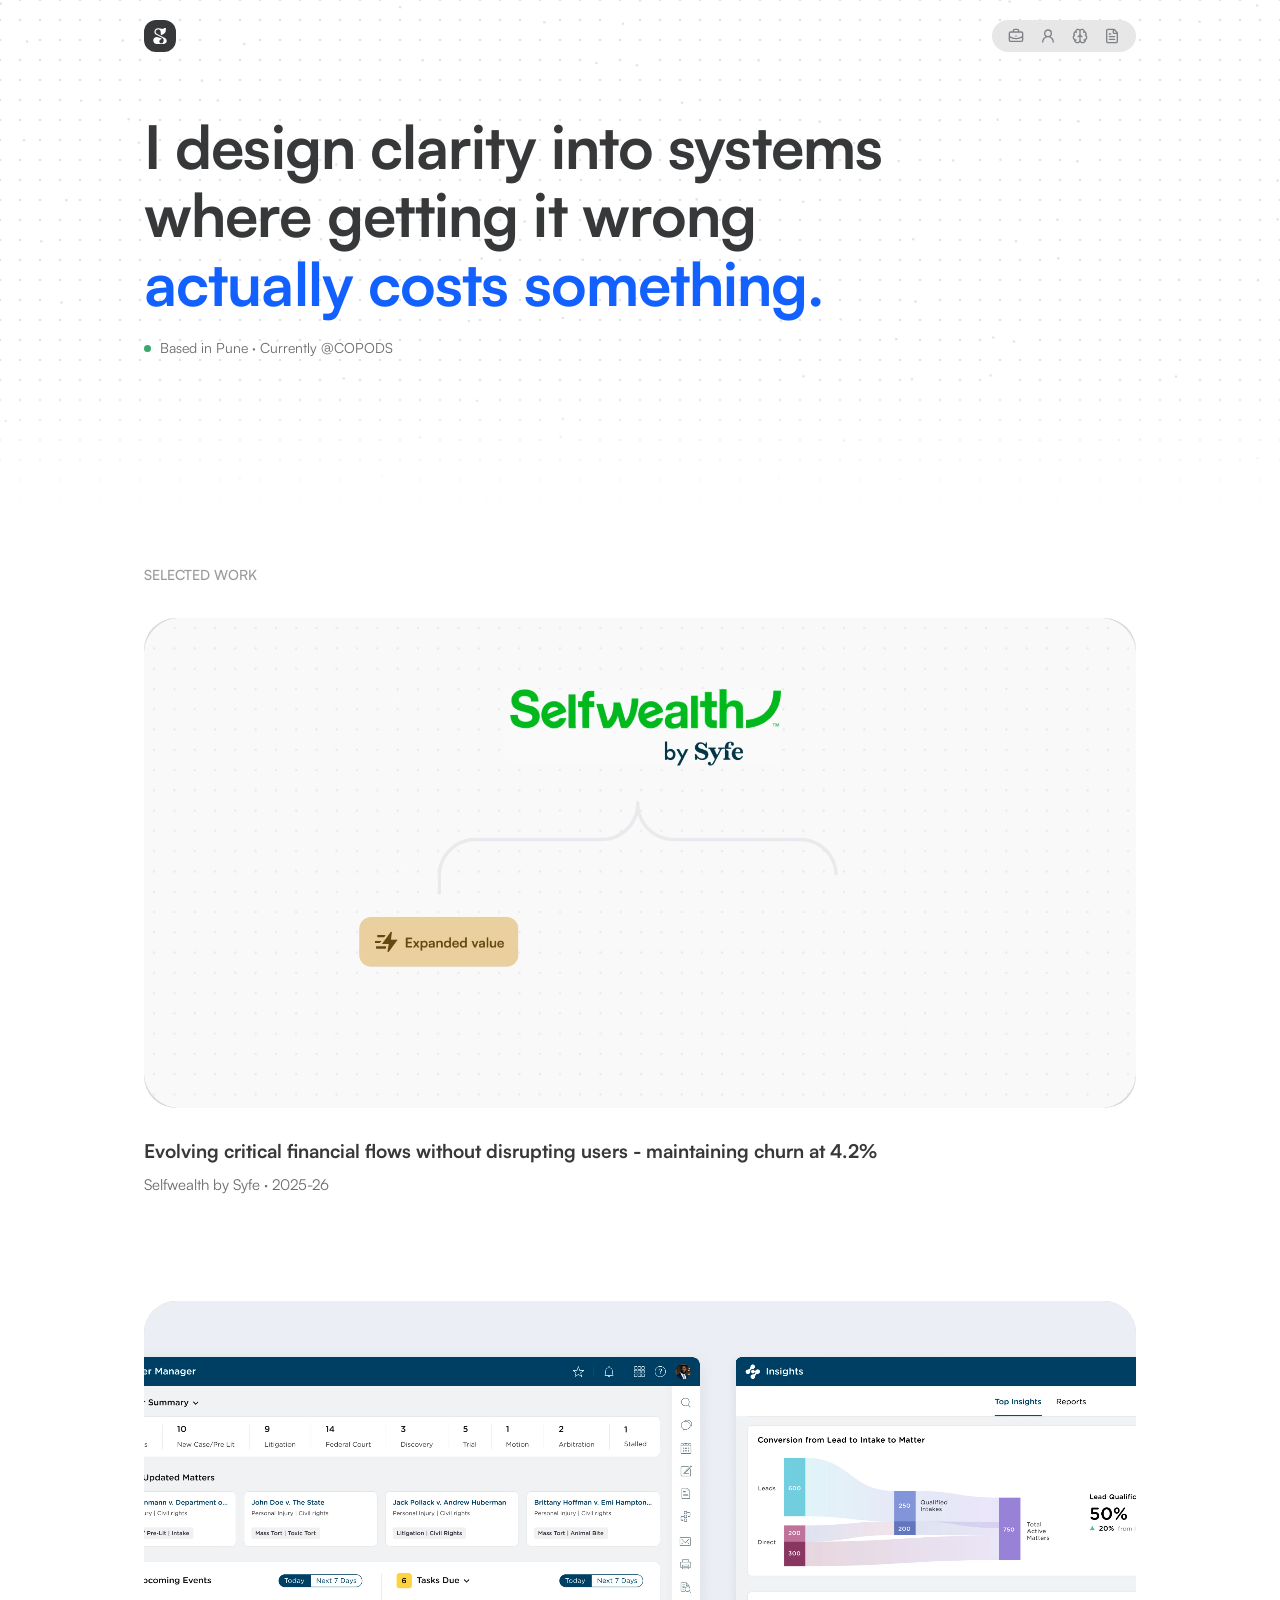
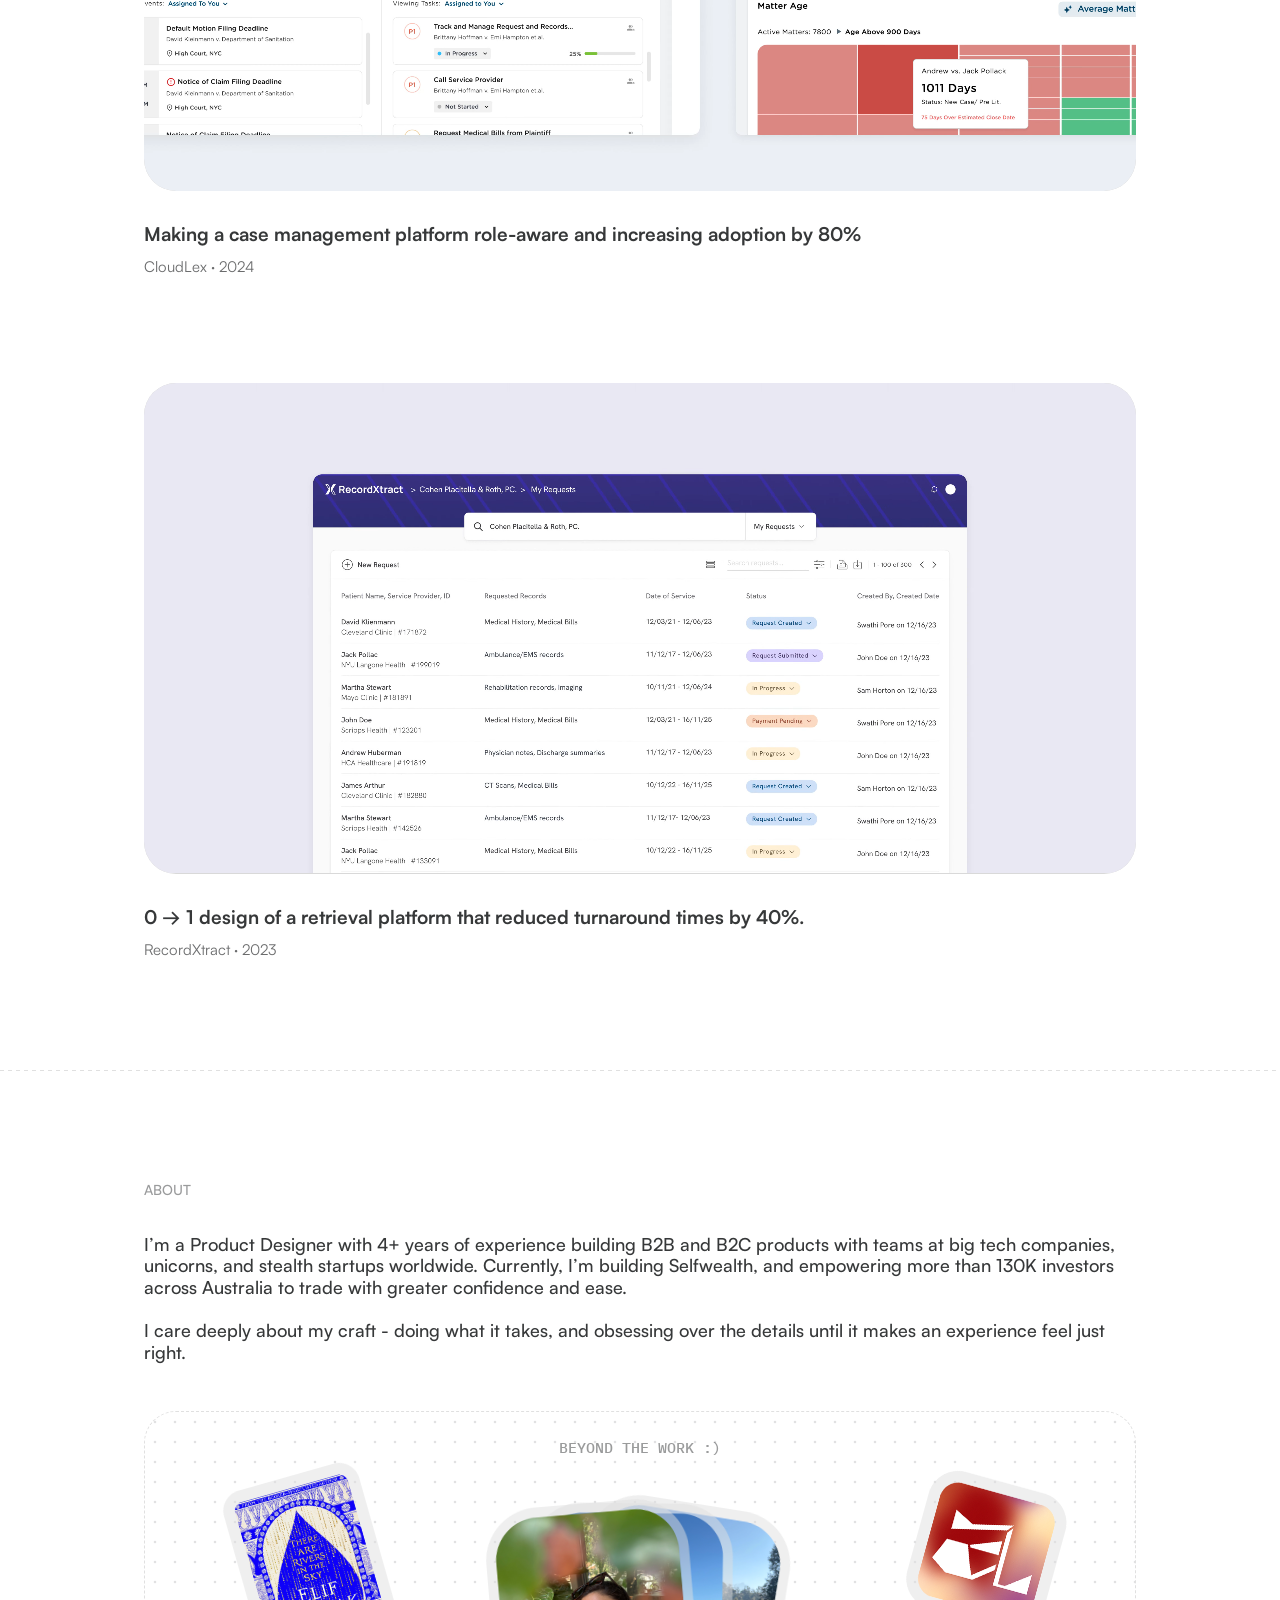
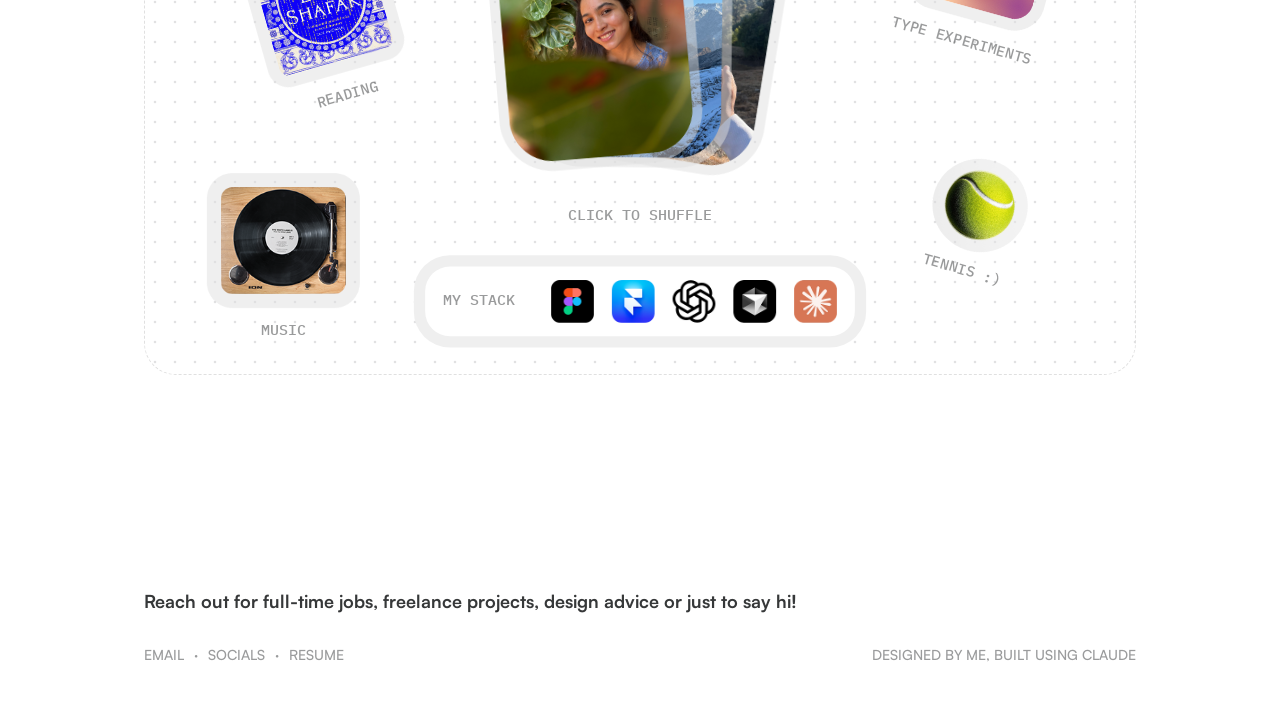
<file: index.html>
<!DOCTYPE html>
<html lang="en">
<head>
<meta charset="UTF-8">
<meta name="viewport" content="width=device-width, initial-scale=1.0">
<title>Sumaiya Deshpande - Product Designer</title>
<meta name="description" content="Product designer with 4+ years across WealthTech, LegalTech, Healthcare and Generative AI. Selected work and beliefs.">
<meta property="og:type" content="website">
<meta property="og:site_name" content="Sumaiya Deshpande">
<meta property="og:title" content="Sumaiya Deshpande - Product Designer">
<meta property="og:description" content="Product designer with 4+ years across WealthTech, LegalTech, Healthcare and Generative AI. Selected work and beliefs.">
<meta property="og:url" content="https://sumaiya-portfolio-chi.vercel.app/">
<meta property="og:image" content="https://sumaiya-portfolio-chi.vercel.app/og-image.png">
<meta property="og:image:width" content="2400">
<meta property="og:image:height" content="1260">
<meta property="og:image:alt" content="I design clarity into systems where getting it wrong actually costs something. - Sumaiya Deshpande, Product Designer">
<meta name="twitter:card" content="summary_large_image">
<meta name="twitter:title" content="Sumaiya Deshpande - Product Designer">
<meta name="twitter:description" content="Product designer with 4+ years across WealthTech, LegalTech, Healthcare and Generative AI. Selected work and beliefs.">
<meta name="twitter:image" content="https://sumaiya-portfolio-chi.vercel.app/og-image.png">
<link rel="icon" href="favicon.svg" type="image/svg+xml">
<link rel="icon" href="favicon.ico" sizes="any">
<link rel="apple-touch-icon" href="apple-touch-icon.png">
<link rel="preload" href="fonts/Satoshi-Medium.woff2" as="font" type="font/woff2" crossorigin>
<link rel="preload" href="fonts/Satoshi-Bold.woff2" as="font" type="font/woff2" crossorigin>
<link rel="stylesheet" href="style.css">
<link rel="preconnect" href="https://fonts.googleapis.com">
<link rel="preconnect" href="https://fonts.gstatic.com" crossorigin>
<link href="https://fonts.googleapis.com/css2?family=IBM+Plex+Mono:wght@500&display=swap" rel="stylesheet">
<style>
  /* ---- Hero ---- */
  .hero-field{
    position: relative;
    overflow: hidden;
  }
  #dotfield{
    position: absolute;
    inset: 0;
    width: 100%;
    height: 100%;
    display: block;
    pointer-events: none;
  }
  .hero-field .site-nav,
  .hero{ position: relative; }

  /* 180px bottom padding gives the dot dissolve room to finish in empty space
     above "Selected work" — with the divider gone, the fade IS the section break. */
  .hero{ padding: 40px 0 180px; }

  .hero-headline{
    font-family: var(--font-display);
    font-weight: 700;
    font-size: clamp(34px, 5.2vw, 60px);
    line-height: 1.14;
    letter-spacing: -0.015em;
    animation: hero-in 0.8s var(--ease) 0.55s both;
  }
  @media (max-width: 640px){
    .hero-headline br.force-break{ display: none; }
  }
  .hero-headline .accent-line{ color: var(--accent); }

  .hero-status{
    margin-top: 20px;
    display: flex;
    align-items: center;
    gap: 9px;
    font-family: var(--font-sans);
    font-size: 14px;
    color: var(--ink-secondary);
    animation: hero-in 0.8s var(--ease) 0.72s both;
  }
  .hero-status .dot{
    width: 7px; height: 7px; border-radius: 50%;
    background: var(--status-online);
    flex: none;
    animation: hero-status-pulse 3.2s ease-out 1.6s infinite;
  }

  @keyframes hero-in{
    from{ opacity: 0; transform: translateY(10px); }
    to{ opacity: 1; transform: translateY(0); }
  }
  @keyframes hero-status-pulse{
    0%{ box-shadow: 0 0 0 0 rgba(58,167,109,.5); }
    70%{ box-shadow: 0 0 0 8px rgba(58,167,109,0); }
    100%{ box-shadow: 0 0 0 0 rgba(58,167,109,0); }
  }

  /* ---- Selected work ---- */
  .section{ padding: var(--sp-7) 0; }
  .section-first{ padding-top: 0; }
  /* With the divider gone, .hero's own 180px bottom padding is the section break —
     24px here keeps the dot-field dissolve reading as continuous instead of a big gap. */
  #work.section{ padding-top: 24px; }
  /* Exact spec pulled via get_design_context on node 420:1208 (2026-09-12): the contact
     heading and the footer row below it are one 16px-gapped unit — this section's own
     generic .section bottom padding (108px) was stacking with .site-footer's top padding
     instead. */
  .contact-block.section{ padding-bottom: 0; }
  .section-label{ margin-bottom: var(--sp-4); }

  .work-list{ display: flex; flex-direction: column; gap: 104px; }
  .work-card-media{
    position: relative;
    aspect-ratio: 880 / 435;
    width: 100%;
    border-radius: 32px;
    background: var(--placeholder-bg);
    overflow: hidden;
    transition: transform 0.5s var(--ease);
  }
  a.work-card:hover .work-card-media{ transform: scale(1.01); }
  .work-card-media > svg, .work-card-media > video{ width: 100%; height: 100%; transition: filter 0.4s var(--ease); }
  .work-card-media > video{ display: block; border-radius: 32px; }

  /* NDA-protected work: the cover art blurs on hover with a small badge staying sharp over it —
     reads like one element of the mockup itself got redacted, not a generic overlay. The > svg
     selectors (here and above) matter: without them, this also blurs the lock icon nested
     inside .work-card-nda-badge, since it's an svg too, just not the cover art. */
  .work-card--nda:hover .work-card-media > svg, .work-card--nda:hover .work-card-media > video{ filter: blur(3px); }
  .work-card-nda-badge{
    position: absolute;
    top: 50%; left: 50%;
    transform: translate(-50%, -50%) translateY(6px);
    display: flex; flex-direction: column; align-items: center; gap: 10px;
    padding: 16px 22px;
    background: var(--paper);
    border: 1px solid var(--line-strong);
    border-radius: 14px;
    box-shadow: 0 12px 32px rgba(0,0,0,0.12);
    white-space: nowrap;
    opacity: 0;
    pointer-events: none;
    transition: opacity 0.3s var(--ease), transform 0.3s var(--ease);
  }
  .work-card-nda-badge svg{ width: 18px; height: 18px; color: var(--ink); flex: none; }
  .work-card-nda-badge span{
    font-family: var(--font-sans); font-weight: 700; font-size: 11.5px; letter-spacing: 0.14em;
    text-transform: uppercase; color: var(--ink);
  }
  .work-card--nda:hover .work-card-nda-badge{
    opacity: 1;
    transform: translate(-50%, -50%) translateY(0);
  }
  .work-card-info{ margin-top: 28px; }
  .work-name{
    display: block;
    font-size: 19px;
    font-weight: 700;
    font-family: var(--font-display);
    color: var(--ink);
  }
  .work-outcome{
    font-size: 15px;
    color: var(--ink-secondary);
    margin-top: 6px;
  }
  .work-card.is-soon{ opacity: 0.55; pointer-events: none; }

  /* ---- About ----
     Node 360:3754 (2026-09-06) confirmed this eyebrow at 14px/Medium/ink-50% — now the shared
     .eyebrow base rule (see style.css, node 420:1016) matches this exactly, so no override
     is needed here any more. */
  /* Exact spec pulled via get_design_context on node 360:3758 / 420:413 (2026-09-06,
     2026-09-12): Satoshi Medium, 18px, line-height 1.2, full container width (size-full,
     no line-length cap) — was shipped at 24px/1.5 with a 72ch cap, both bigger/looser and
     narrower than spec. */
  .about-intro p{ color: var(--ink); font-size: 18px; font-weight: 500; line-height: 1.2; }
  .about-intro p + p{ margin-top: 1.2em; }

  /* ---- About board (moodboard panel) ----
     Exact spec pulled via get_design_context on node 420:408 (2026-09-12): an 880x500
     dashed-bordered panel (0.5px #E0E0E0, 32px radius), with photos pinned at exact
     rotations/positions, a "MY STACK" icon pill, and a click-to-shuffle photo stack.
     880/500 is a proportions reference, not a hard cap — same pattern as .work-card-media's
     aspect-ratio:880/435 with width:100%, so this panel fills the full content column exactly
     like the work cards above it, rather than sitting narrower than them past 880px viewports.
     Children are laid out on a fixed 880x500 canvas (matching Figma's own px values exactly)
     and the whole canvas is scaled up/down together via container-query units so it stays
     pixel-faithful in proportion at any rendered width. The interior grid uses the same subtle
     dot pattern as the hero's dot field (small ink dots at low opacity, 20px spacing) rather
     than Figma's literal dashed-line grid — a deliberate deviation, per user request, to feel
     less busy than a continuous dashed grid. */
  .about-board-wrap{
    position: relative;
    margin-top: var(--sp-5);
    width: 100%;
    aspect-ratio: 880 / 500;
    border-radius: 32px;
    border: 0.5px dashed var(--line);
    background-color: var(--paper);
    background-image: url('images/about/dot-tile.svg');
    background-repeat: repeat;
    overflow: hidden;
  }
  .about-board-title{
    position: absolute;
    left: 50%; top: 21.75px;
    transform: translateX(-50%);
    font-family: var(--font-mono);
    font-weight: 500;
    font-size: 13px;
    color: var(--ink);
    opacity: .5;
    text-align: center;
    white-space: nowrap;
  }
  /* Scaled via JS (script.js), not CSS container-query units — cqw inside a transform's
     calc() silently no-ops in some engines, which left the canvas stuck at its native 880px
     width (flush-left in a wider wrap) instead of filling it, throwing every "centered"
     element off by half the leftover gap. A resize-driven inline transform is unambiguous. */
  .about-board{
    position: absolute;
    top: 0; left: 0;
    width: 880px;
    height: 500px;
    transform-origin: top left;
  }
  .about-pin{
    position: absolute;
    display: flex;
    flex-direction: column;
    align-items: center;
    gap: 10px;
  }
  /* These pin photos are pre-styled "sticker" assets (own rounded card + shadow already
     baked in) — no CSS border/radius/crop, shown at their native aspect ratio. Scaling on
     hover works without fighting the pin's own rotate() because the photo itself carries no
     base transform — it just grows within its already-tilted parent's coordinate space. */
  .about-pin-photo{ flex-shrink: 0; transition: transform 0.25s var(--ease); }
  .about-pin-photo img{ display: block; width: 100%; height: auto; }
  .about-pin:hover .about-pin-photo{ transform: scale(1.08); }
  .about-pin-label{
    font-family: var(--font-mono);
    font-weight: 500;
    font-size: 13px;
    color: var(--ink);
    opacity: .5;
    text-align: center;
    white-space: nowrap;
  }

  .about-pin--reading{ left: 67.75px; top: 48.75px; width: 171.133px; height: 216.56px; transform: rotate(-15.84deg); justify-content: flex-end; }
  .about-pin--reading .about-pin-photo{ width: 125px; }

  .about-pin--type{ left: 661.75px; top: -1.25px; width: 180.556px; height: 218.938px; transform: rotate(15.39deg); justify-content: flex-end; }
  .about-pin--type .about-pin-photo{ width: 126px; }

  .about-pin--music{ left: 54.75px; top: 320.75px; }
  .about-pin--music .about-pin-photo{ width: 136px; }

  .about-pin--tennis{ left: 688.75px; top: 299.75px; width: 101.675px; height: 119.623px; transform: rotate(16.29deg); gap: 8px; justify-content: flex-end; }
  .about-pin--tennis .about-pin-photo{ width: 85px; }
  .about-pin--tennis .about-pin-label{ white-space: nowrap; }

  /* Exact spec pulled via get_design_context on node 430:43277 (2026-09-12): all 3 photos fan
     out simultaneously (not a 2-card overlap) at fixed rotations/offsets, with the "PHOTO X/3"
     label reflecting whichever photo currently sits in the front slot. Centered via
     left:50%/transform (not Figma's raw px), matching .about-stack-pill below it. No CSS
     border/radius/crop on the cards — same "already-styled sticker" treatment as the hobby
     pin photos, per direct instruction, overriding Figma's own border-and-crop spec (which
     was authored around a different, unstyled source asset).
     Figma positions the OUTER (larger, unrotated) bounding box at each left/top, then centers
     the smaller true-size card inside it before rotating — collapsing that into "position the
     card itself at left/top" (what shipped first) visually exaggerates the fan, since a wider
     box rotated the same number of degrees swings its corners further. This reinstates that
     nested outer-box + centered-inner-card structure with Figma's exact numbers, matching the
     established pattern for every other rotated element on this site. */
  .about-photo-stack{
    position: absolute;
    left: 50%; top: 53px;
    transform: translateX(-50%);
    display: flex; flex-direction: column; align-items: center; gap: 4px;
    background: none; border: none; padding: 0; margin: 0;
    font: inherit; cursor: pointer;
  }
  .about-photo-stack-cards{ position: relative; width: 302px; height: 292px; }
  /* Each card keeps a fixed photo identity (data-photo, set once in HTML) and simply carries a
     different slot class over time — shuffling re-assigns which element has --front/--mid/--back
     rather than swapping the img src underneath a fixed set of slots. Because left/top/width/
     height/rotate are all real transitions here, that class swap makes the actual card glide
     to its new slot (and the mover-to-front one naturally passes over the others, the
     mover-to-back one naturally passes under, since z-index flips the instant the class
     changes) — a real physical reorder instead of an in-place wobble over a src swap, which
     also sidesteps a specificity bug the wobble had: :hover (3 class-selectors) beat the old
     .is-shuffling rule (2 class-selectors) while the cursor stayed over the button, so the
     shuffle pose only appeared once the pointer moved away — a delayed "bounce" that had
     nothing to do with the actual click. Hover here is just a plain scale, so it can't collide. */
  .about-photo-stack-card{
    position: absolute;
    display: flex; align-items: center; justify-content: center;
    transition: left 0.5s var(--ease), top 0.5s var(--ease), width 0.5s var(--ease), height 0.5s var(--ease);
  }
  .about-photo-stack-card img{
    display: block;
    transform: rotate(var(--rotate));
    transition: transform 0.5s var(--ease);
  }
  .about-photo-stack-card--front{ left: 0px; top: 7.21px; width: 220.935px; height: 275.937px; z-index: 3; }
  .about-photo-stack-card--front img{ width: 180.645px; --rotate: -4.77deg; }
  .about-photo-stack-card--mid{ left: 41px; top: 13.99px; width: 203.043px; height: 262.547px; z-index: 2; }
  .about-photo-stack-card--mid img{ width: 180.645px; --rotate: 0.67deg; }
  .about-photo-stack-card--back{ left: 63.09px; top: 0; width: 239.222px; height: 291.458px; z-index: 1; }
  .about-photo-stack-card--back img{ width: 182.609px; --rotate: 9.13deg; }
  .about-photo-stack:hover .about-photo-stack-card img{ transform: rotate(var(--rotate)) scale(1.03); }

  .about-stack-pill{
    position: absolute;
    left: 50%; top: 393.75px;
    transform: translateX(-50%);
    display: flex; align-items: center; gap: 32px;
    background: var(--paper);
    border: 10px solid rgba(224,224,224,.5);
    border-radius: 32px;
    padding: 12px 16px;
  }
  .about-stack-icons{ display: flex; align-items: center; gap: 16px; }
  .about-stack-icon-wrap{ width: 38px; height: 38px; flex-shrink: 0; display: block; transition: transform 0.2s var(--ease); }
  .about-stack-icon-wrap img{ display: block; width: 100%; height: 100%; }
  .about-stack-icon-wrap:hover{ transform: scale(1.12); }

  /* No mobile override up to this point: the board is scaled via JS (script.js, based on
     wrap.clientWidth/880) rather than a CSS-only trick, so keeping .about-board-wrap at the
     same 880:500 aspect-ratio fills it exactly at any width above 640px (the old 3:4 mobile
     override + a hardcoded -250px margin-top were left over from a pre-JS-scale version and,
     once the board is always scaled, made it float ~130px too high in a wrap now taller than
     its content needs).

     Below 640px this is a dedicated mobile layout per Figma node 451:43768 (a real design,
     not a mechanically-scaled desktop board) — earlier passes here (a plain vertical stack,
     then a 3-pin variant off an earlier/rougher Figma frame) didn't match, so this reuses the
     exact same technique as the desktop board (a fixed reference canvas, scaled via JS to
     fill the wrap) with this design's own 375x928 canvas and its own hand positions, rather
     than the 880x500 one — script.js's updateScale() picks whichever reference width applies
     based on viewport. All four pins stay, in a 2x2 grid (Tennis+Music, then Reading+Type
     Experiments) below the photo stack, and drop their desktop tilt (that only reads well
     spread across a wide canvas); the shuffle-stack widget and stack-pill keep their
     structure, just repositioned/resized to this design's spec. */
  @media (max-width: 640px){
    .about-board-wrap{ aspect-ratio: 375 / 928; }
    .about-board{ width: 375px; height: 928px; }
    .about-pin--tennis{ left: 55px; top: 444px; width: auto; height: auto; transform: none; }
    .about-pin--tennis .about-pin-photo{ width: 86px; }
    .about-pin--music{ left: 206px; top: 432px; width: auto; height: auto; }
    .about-pin--music .about-pin-photo{ width: 117px; }
    .about-pin--reading{ left: 38px; top: 591px; width: auto; height: auto; transform: none; }
    .about-pin--reading .about-pin-photo{ width: 108px; }
    .about-pin--type{ left: 217px; top: 607px; width: auto; height: auto; transform: none; }
    .about-pin--type .about-pin-photo{ width: 88px; }
    .about-photo-stack{ top: 74px; }
    .about-stack-pill{
      top: 797px;
      flex-direction: column;
      gap: 16px;
      padding: 16px;
      border-width: 8px;
    }
    .about-stack-icon-wrap{ width: 32px; height: 32px; }
  }
</style>
</head>
<body>

<div class="hero-field">
<canvas id="dotfield" aria-hidden="true"></canvas>

<nav class="site-nav">
  <div class="wrap site-nav-inner">
  <a class="site-logo" href="index.html" aria-label="Sumaiya Deshpande - Home">
    <svg width="32" height="32" viewBox="0 0 32 32" fill="none" aria-hidden="true"><rect width="32" height="32" rx="12" fill="#363839"></rect><path d="M21.8545 8H19.7681C19.5183 8 19.4243 8.32693 19.6359 8.45962C19.8637 8.60244 19.7345 8.95493 19.4684 8.91672L14.41 8.1906C10.4739 7.70347 8.83404 13.0648 12.3692 14.8629L18.0747 17.7649C19.593 18.5371 20.1498 20.4269 19.2929 21.899L18.9988 22.4042C18.6499 23.0036 18.0087 23.3723 17.3152 23.3723C15.3957 23.3723 14.6331 20.8892 16.2218 19.8119L17.4304 18.9923C17.729 18.7898 17.6519 18.3302 17.3036 18.2362L13.5926 17.2346C11.405 16.6442 9.25351 18.292 9.25351 20.5579C9.25351 22.4589 10.7946 24 12.6957 24H19.5456C20.9242 24 22.1479 23.1172 22.5827 21.8089C23.0832 20.3029 22.4045 18.6576 20.9878 17.9425L14.129 14.4804L12.8562 13.7491C11.9553 13.2313 11.5022 12.1826 11.7429 11.1717C11.9724 10.2078 12.7827 9.49208 13.7675 9.38333L13.8785 9.37107C15.2969 9.21444 16.5592 10.2727 16.6526 11.6966L16.8398 14.5528C16.8543 14.7745 17.039 14.9488 17.2605 14.9316C19.8708 14.7283 21.9156 12.5275 21.8797 9.86479L21.8545 8Z" fill="white"></path></svg>
  </a>
  <div class="nav-pill">
    <a href="index.html#work" aria-label="Work">
      <svg width="16" height="16" viewBox="0 0 16 16" fill="none" aria-hidden="true"><path d="M8.00006 7.99792H8.00673M10.6667 3.99792V2.66458C10.6667 2.31096 10.5263 1.97182 10.2762 1.72177C10.0262 1.47173 9.68702 1.33125 9.3334 1.33125H6.66673C6.31311 1.33125 5.97397 1.47173 5.72392 1.72177C5.47387 1.97182 5.3334 2.31096 5.3334 2.66458V3.99792M14.6667 8.66458C12.6886 9.97057 10.3704 10.6668 8.00006 10.6668C5.6297 10.6668 3.31154 9.97057 1.3334 8.66458M2.66673 3.99792H13.3334C14.0698 3.99792 14.6667 4.59487 14.6667 5.33125V11.9979C14.6667 12.7343 14.0698 13.3313 13.3334 13.3313H2.66673C1.93035 13.3313 1.3334 12.7343 1.3334 11.9979V5.33125C1.3334 4.59487 1.93035 3.99792 2.66673 3.99792Z" stroke="#7F8188" stroke-width="1.33333" stroke-linecap="round" stroke-linejoin="round"></path></svg>
    </a>
    <a href="index.html#about" aria-label="About">
      <svg width="16" height="16" viewBox="0 0 16 16" fill="none" aria-hidden="true"><path d="M8.00003 8.66667C9.84098 8.66667 11.3334 7.17428 11.3334 5.33333C11.3334 3.49238 9.84098 2 8.00003 2C6.15908 2 4.6667 3.49238 4.6667 5.33333C4.6667 7.17428 6.15908 8.66667 8.00003 8.66667ZM8.00003 8.66667C9.41452 8.66667 10.7711 9.22857 11.7713 10.2288C12.7715 11.229 13.3334 12.5855 13.3334 14M8.00003 8.66667C6.58554 8.66667 5.22899 9.22857 4.2288 10.2288C3.2286 11.229 2.6667 12.5855 2.6667 14" stroke="#7F8188" stroke-width="1.33333" stroke-linecap="round" stroke-linejoin="round"></path></svg>
    </a>
    <a href="beliefs.html" aria-label="Beliefs">
      <svg width="16" height="16" viewBox="0 0 16 16" fill="none" aria-hidden="true"><path d="M7.99985 11.998V3.33134M7.99985 11.998C8.00024 12.3625 8.07535 12.7231 8.22054 13.0574C8.36573 13.3917 8.57793 13.6927 8.84401 13.9418C9.1101 14.191 9.42443 14.3829 9.76759 14.5057C10.1108 14.6286 10.4755 14.6798 10.8392 14.6562C11.2029 14.6326 11.558 14.5347 11.8824 14.3685C12.2068 14.2023 12.4937 13.9714 12.7253 13.69C12.957 13.4086 13.1285 13.0826 13.2293 12.7324C13.33 12.3821 13.3579 12.0148 13.3112 11.6533M7.99985 11.998C7.99946 12.3625 7.92435 12.7231 7.77916 13.0574C7.63397 13.3917 7.42178 13.6927 7.15569 13.9418C6.8896 14.191 6.57527 14.3829 6.23211 14.5057C5.88895 14.6286 5.52423 14.6798 5.1605 14.6562C4.79677 14.6326 4.44174 14.5347 4.11733 14.3685C3.79292 14.2023 3.50603 13.9714 3.27437 13.69C3.04272 13.4086 2.87121 13.0826 2.77044 12.7324C2.66968 12.3821 2.6418 12.0148 2.68852 11.6533M7.99985 3.33134C7.99984 3.02455 8.0704 2.72188 8.20608 2.44673C8.34176 2.17158 8.53891 1.93133 8.7823 1.74457C9.02568 1.55781 9.30877 1.42954 9.60965 1.36968C9.91054 1.30983 10.2212 1.32 10.5175 1.3994C10.8138 1.4788 11.0879 1.62531 11.3186 1.82759C11.5492 2.02987 11.7302 2.2825 11.8476 2.56593C11.965 2.84937 12.0156 3.15601 11.9956 3.46213C11.9755 3.76826 11.8853 4.06566 11.7319 4.33134M7.99985 3.33134C7.99986 3.02455 7.9293 2.72188 7.79362 2.44673C7.65795 2.17158 7.46079 1.93133 7.21741 1.74457C6.97402 1.55781 6.69094 1.42954 6.39005 1.36968C6.08916 1.30983 5.77854 1.32 5.48221 1.3994C5.18588 1.4788 4.91179 1.62531 4.68114 1.82759C4.45049 2.02987 4.26946 2.2825 4.15207 2.56593C4.03468 2.84937 3.98406 3.15601 4.00414 3.46213C4.02422 3.76826 4.11445 4.06566 4.26785 4.33134M9.99985 8.66467C9.42305 8.49606 8.91641 8.14509 8.55585 7.66434C8.19529 7.18359 8.00021 6.59894 7.99985 5.998C7.99949 6.59894 7.80442 7.18359 7.44385 7.66434C7.08329 8.14509 6.57665 8.49606 5.99985 8.66467M11.9979 3.41467C12.3897 3.51543 12.7535 3.70404 13.0617 3.96621C13.3699 4.22839 13.6144 4.55725 13.7766 4.9279C13.9389 5.29855 14.0147 5.70127 13.9983 6.10555C13.9818 6.50983 13.8736 6.90507 13.6819 7.26134M11.9999 11.998C12.5869 11.998 13.1574 11.8043 13.6231 11.4469C14.0888 11.0896 14.4236 10.5885 14.5755 10.0215C14.7275 9.45453 14.6881 8.85324 14.4634 8.31092C14.2388 7.76859 13.8415 7.31553 13.3332 7.02201M3.99985 11.998C3.41285 11.998 2.84226 11.8043 2.37656 11.4469C1.91087 11.0896 1.5761 10.5885 1.42417 10.0215C1.27224 9.45453 1.31164 8.85324 1.53626 8.31092C1.76088 7.76859 2.15817 7.31553 2.66652 7.02201M4.00185 3.41467C3.60999 3.51543 3.24619 3.70404 2.93801 3.96621C2.62982 4.22839 2.38534 4.55725 2.22308 4.9279C2.06082 5.29855 1.98502 5.70127 2.00144 6.10555C2.01786 6.50983 2.12606 6.90507 2.31785 7.26134" stroke="#7F8188" stroke-width="1.33333" stroke-linecap="round" stroke-linejoin="round"></path></svg>
    </a>
    <a href="resume.pdf" target="_blank" rel="noopener" aria-label="Resume">
      <svg width="16" height="16" viewBox="0 0 16 16" fill="none" aria-hidden="true"><path d="M9.33327 1.33125H3.99994C3.64631 1.33125 3.30717 1.47173 3.05713 1.72178C2.80708 1.97182 2.6666 2.31096 2.6666 2.66459V13.3313C2.6666 13.6849 2.80708 14.024 3.05713 14.2741C3.30717 14.5241 3.64631 14.6646 3.99994 14.6646H11.9999C12.3536 14.6646 12.6927 14.5241 12.9427 14.2741C13.1928 14.024 13.3333 13.6849 13.3333 13.3313V5.33125M9.33327 1.33125C9.5443 1.33091 9.75332 1.37232 9.94829 1.4531C10.1433 1.53388 10.3203 1.65242 10.4693 1.80192L12.8613 4.19392C13.0112 4.34292 13.13 4.52015 13.2111 4.71536C13.2921 4.91057 13.3336 5.1199 13.3333 5.33125M9.33327 1.33125V4.66459C9.33327 4.8414 9.40351 5.01097 9.52853 5.13599C9.65356 5.26101 9.82312 5.33125 9.99994 5.33125L13.3333 5.33125M6.6666 5.99792H5.33327M10.6666 8.66459H5.33327M10.6666 11.3313H5.33327" stroke="#7F8188" stroke-width="1.33333" stroke-linecap="round" stroke-linejoin="round"></path></svg>
    </a>
  </div>
  </div>
</nav>

<header class="hero" id="hero">
  <div class="wrap">
    <h1 class="hero-headline">I design clarity into systems <br class="force-break">where getting it wrong <br class="force-break"><span class="accent-line">actually costs something.</span></h1>
    <div class="hero-status">
      <span class="dot" aria-hidden="true"></span>
      <span>Based in Pune &#183; Currently @COPODS</span>
    </div>
  </div>
</header>
</div>

<main>
  <section class="section" id="work">
    <div class="wrap">
      <p class="eyebrow section-label">Selected work</p>

      <div class="work-list">
        <a href="https://www.figma.com/proto/OBrLd8HbOlT8BF2WOJSk0A/Case-Studies?node-id=528-4138&amp;page-id=0%3A1&amp;starting-point-node-id=528%3A4138&amp;scaling=scale-down-width&amp;content-scaling=fixed&amp;hide-ui=1" target="_blank" rel="noopener" class="work-card reveal">
          <div class="work-card-media">
            <video class="scroll-video" src="videos/selfwealth-intro-animation.webm" muted loop playsinline preload="metadata" aria-hidden="true"></video>
          </div>
          <div class="work-card-info">
            <span class="work-name">Evolving critical financial flows without disrupting users - maintaining churn at 4.2%</span>
            <p class="work-outcome">Selfwealth by Syfe &middot; 2025-26</p>
          </div>
        </a>

        <a href="https://www.figma.com/proto/OBrLd8HbOlT8BF2WOJSk0A/Case-Studies?node-id=540-45108&amp;page-id=0%3A1&amp;starting-point-node-id=540%3A45108&amp;scaling=scale-down-width&amp;content-scaling=fixed&amp;hide-ui=1" target="_blank" rel="noopener" class="work-card reveal">
          <div class="work-card-media">
            <video class="scroll-video" src="videos/cloudlex-intro-splash.webm" muted loop playsinline preload="metadata" aria-hidden="true"></video>
          </div>
          <div class="work-card-info">
            <span class="work-name">Making a case management platform role-aware and increasing adoption by 80%</span>
            <p class="work-outcome">CloudLex &middot; 2024</p>
          </div>
        </a>

        <a href="recordxtract.html" class="work-card reveal">
          <div class="work-card-media">
            <video class="scroll-video" src="videos/recordxtract-intro-splash.webm" muted loop playsinline preload="metadata" aria-hidden="true"></video>
          </div>
          <div class="work-card-info">
            <span class="work-name">0 → 1 design of a retrieval platform that reduced turnaround times by 40%.</span>
            <p class="work-outcome">RecordXtract &middot; 2023</p>
          </div>
        </a>
      </div>
    </div>
  </section>

  <div class="divider"></div>

  <section class="section" id="about">
    <div class="wrap">
      <p class="eyebrow section-label">About</p>
      <div class="about-intro reveal">
        <p>I&rsquo;m a Product Designer with 4+ years of experience building B2B and B2C products with teams at big tech companies, unicorns, and stealth startups worldwide. Currently, I&rsquo;m building Selfwealth, and empowering more than 130K investors across Australia to trade with greater confidence and ease.</p>
        <p>I care deeply about my craft - doing what it takes, and obsessing over the details until it makes an experience feel just right.</p>
      </div>
      <div class="about-board-wrap reveal">
        <div class="about-board">
          <p class="about-board-title">BEYOND THE WORK :)</p>

          <div class="about-pin about-pin--reading">
            <div class="about-pin-photo"><img src="images/about/reading-book.png" alt="Book cover: There Are Rivers in the Sky by Elif Shafak" draggable="false"></div>
            <p class="about-pin-label">READING</p>
          </div>

          <div class="about-pin about-pin--type">
            <div class="about-pin-photo"><img src="images/about/type-experiments.png" alt="A type-experiment mark" draggable="false"></div>
            <p class="about-pin-label">TYPE EXPERIMENTS</p>
          </div>

          <div class="about-pin about-pin--music">
            <div class="about-pin-photo"><img src="images/about/music-vinyl.png" alt="A record player" draggable="false"></div>
            <p class="about-pin-label">MUSIC</p>
          </div>

          <div class="about-pin about-pin--tennis">
            <div class="about-pin-photo"><img src="images/about/tennis-photo.png" alt="A tennis ball" draggable="false"></div>
            <p class="about-pin-label">TENNIS :)</p>
          </div>

          <button type="button" class="about-photo-stack" id="aboutPhotoShuffle">
            <span class="about-photo-stack-cards">
              <span class="about-photo-stack-card about-photo-stack-card--back" data-photo="3"><img src="images/about/shuffle-photo-3.png" alt="" draggable="false"></span>
              <span class="about-photo-stack-card about-photo-stack-card--mid" data-photo="2"><img src="images/about/shuffle-photo-2.png" alt="" draggable="false"></span>
              <span class="about-photo-stack-card about-photo-stack-card--front" data-photo="1"><img src="images/about/shuffle-photo-1.png" alt="A personal photo" draggable="false"></span>
            </span>
            <span class="about-pin-label">CLICK TO SHUFFLE</span>
          </button>

          <div class="about-stack-pill">
            <p class="about-pin-label">MY STACK</p>
            <div class="about-stack-icons">
              <span class="about-stack-icon-wrap"><img src="images/about/stack-figma.png" alt="Figma" draggable="false"></span>
              <span class="about-stack-icon-wrap"><img src="images/about/stack-framer.png" alt="Framer" draggable="false"></span>
              <span class="about-stack-icon-wrap"><img src="images/about/stack-chatgpt.png" alt="ChatGPT" draggable="false"></span>
              <span class="about-stack-icon-wrap"><img src="images/about/stack-cursor.png" alt="Cursor" draggable="false"></span>
              <span class="about-stack-icon-wrap"><img src="images/about/stack-claude.png" alt="Claude" draggable="false"></span>
            </div>
          </div>
        </div>
      </div>
    </div>
  </section>

  <section class="section contact-block">
    <div class="wrap">
      <p class="contact-heading reveal">Reach out for full-time jobs, freelance projects, design advice or just to say hi!</p>
    </div>
  </section>
</main>

<footer class="site-footer">
  <div class="wrap">
    <ul class="footer-links">
      <li><a href="mailto:sumaiyadeshpande@gmail.com">Email</a></li>
      <li>·</li>
      <li><a href="https://www.linkedin.com/in/sumaiyadeshpande" target="_blank" rel="noopener">Socials</a></li>
      <li>·</li>
      <li><a href="resume.pdf" target="_blank" rel="noopener">Resume</a></li>
    </ul>
    <p class="footer-note">Designed by me, built using Claude</p>
  </div>
</footer>

<script src="script.js"></script>
</body>
</html>
</file>
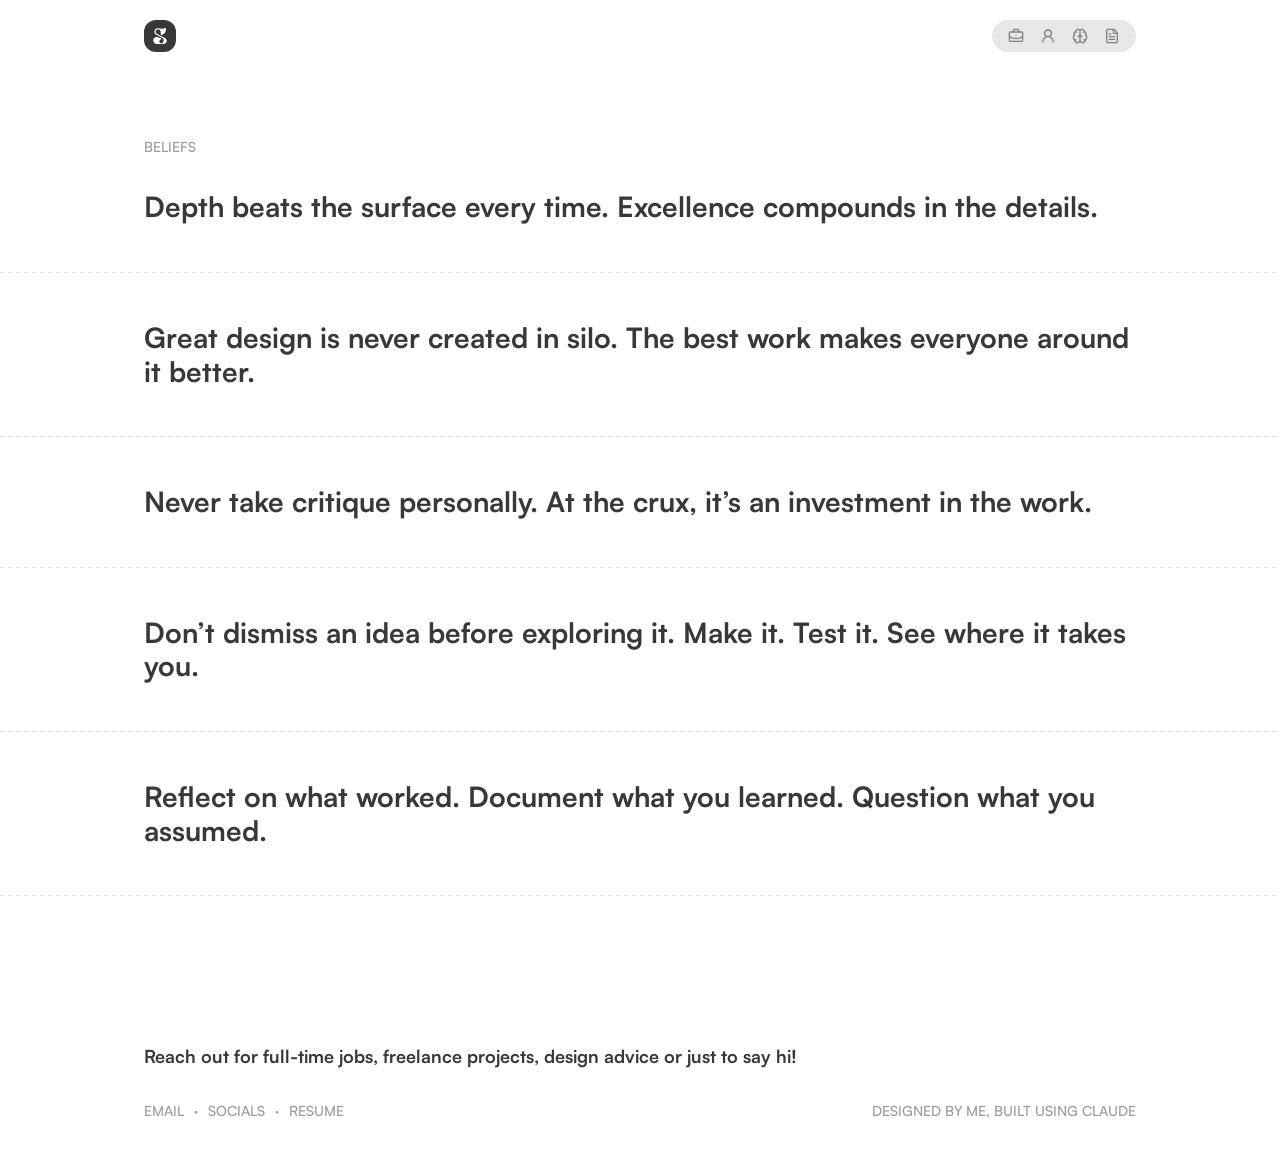
<file: beliefs.html>
<!DOCTYPE html>
<html lang="en">
<head>
<meta charset="UTF-8">
<meta name="viewport" content="width=device-width, initial-scale=1.0">
<title>Beliefs - Sumaiya Deshpande</title>
<meta name="description" content="Design principles from Sumaiya Deshpande, product designer.">
<meta property="og:type" content="website">
<meta property="og:site_name" content="Sumaiya Deshpande">
<meta property="og:title" content="Beliefs - Sumaiya Deshpande">
<meta property="og:description" content="Design principles from Sumaiya Deshpande, product designer.">
<meta property="og:url" content="https://sumaiya-portfolio-chi.vercel.app/beliefs.html">
<meta property="og:image" content="https://sumaiya-portfolio-chi.vercel.app/og-image.png">
<meta property="og:image:width" content="2400">
<meta property="og:image:height" content="1260">
<meta property="og:image:alt" content="I design clarity into systems where getting it wrong actually costs something. - Sumaiya Deshpande, Product Designer">
<meta name="twitter:card" content="summary_large_image">
<meta name="twitter:title" content="Beliefs - Sumaiya Deshpande">
<meta name="twitter:description" content="Design principles from Sumaiya Deshpande, product designer.">
<meta name="twitter:image" content="https://sumaiya-portfolio-chi.vercel.app/og-image.png">
<link rel="icon" href="favicon.svg" type="image/svg+xml">
<link rel="icon" href="favicon.ico" sizes="any">
<link rel="apple-touch-icon" href="apple-touch-icon.png">
<link rel="preload" href="fonts/Satoshi-Medium.woff2" as="font" type="font/woff2" crossorigin>
<link rel="preload" href="fonts/Satoshi-Bold.woff2" as="font" type="font/woff2" crossorigin>
<link rel="stylesheet" href="style.css">
<style>
  /* Exact spec pulled via get_design_context on node 360:4469 (2026-09-11) — supersedes the
     old node 8:1485 reading below: eyebrow is 14px/Medium/ink-50% (now the shared .eyebrow
     base rule, see style.css node 420:1016 — no override needed here any more), belief text
     is a fixed 28px with no line-length cap, eyebrow→first-belief is 32px, and every
     item/divider gets a uniform 48px gap (96px between two belief statements) rather than
     the site's 64px spacing scale. */
  .beliefs-intro{ padding: var(--sp-6) 0 0; }
  .section-label{ margin-bottom: 0; }
  .belief-item{ padding: 48px 0; }
  .belief-item.is-first{ padding-top: 32px; }
  .belief-text{
    font-family: var(--font-display);
    font-weight: 700;
    font-size: 28px;
    line-height: 1.2;
    letter-spacing: normal;
    color: var(--ink);
  }
  .contact-block{ padding: var(--sp-8) 0 0; }
</style>
</head>
<body>

<nav class="site-nav">
  <div class="wrap site-nav-inner">
  <a class="site-logo" href="index.html" aria-label="Sumaiya Deshpande - Home">
    <svg width="32" height="32" viewBox="0 0 32 32" fill="none" aria-hidden="true"><rect width="32" height="32" rx="12" fill="#363839"></rect><path d="M21.8545 8H19.7681C19.5183 8 19.4243 8.32693 19.6359 8.45962C19.8637 8.60244 19.7345 8.95493 19.4684 8.91672L14.41 8.1906C10.4739 7.70347 8.83404 13.0648 12.3692 14.8629L18.0747 17.7649C19.593 18.5371 20.1498 20.4269 19.2929 21.899L18.9988 22.4042C18.6499 23.0036 18.0087 23.3723 17.3152 23.3723C15.3957 23.3723 14.6331 20.8892 16.2218 19.8119L17.4304 18.9923C17.729 18.7898 17.6519 18.3302 17.3036 18.2362L13.5926 17.2346C11.405 16.6442 9.25351 18.292 9.25351 20.5579C9.25351 22.4589 10.7946 24 12.6957 24H19.5456C20.9242 24 22.1479 23.1172 22.5827 21.8089C23.0832 20.3029 22.4045 18.6576 20.9878 17.9425L14.129 14.4804L12.8562 13.7491C11.9553 13.2313 11.5022 12.1826 11.7429 11.1717C11.9724 10.2078 12.7827 9.49208 13.7675 9.38333L13.8785 9.37107C15.2969 9.21444 16.5592 10.2727 16.6526 11.6966L16.8398 14.5528C16.8543 14.7745 17.039 14.9488 17.2605 14.9316C19.8708 14.7283 21.9156 12.5275 21.8797 9.86479L21.8545 8Z" fill="white"></path></svg>
  </a>
  <div class="nav-pill">
    <a href="index.html#work" aria-label="Work">
      <svg width="16" height="16" viewBox="0 0 16 16" fill="none" aria-hidden="true"><path d="M8.00006 7.99792H8.00673M10.6667 3.99792V2.66458C10.6667 2.31096 10.5263 1.97182 10.2762 1.72177C10.0262 1.47173 9.68702 1.33125 9.3334 1.33125H6.66673C6.31311 1.33125 5.97397 1.47173 5.72392 1.72177C5.47387 1.97182 5.3334 2.31096 5.3334 2.66458V3.99792M14.6667 8.66458C12.6886 9.97057 10.3704 10.6668 8.00006 10.6668C5.6297 10.6668 3.31154 9.97057 1.3334 8.66458M2.66673 3.99792H13.3334C14.0698 3.99792 14.6667 4.59487 14.6667 5.33125V11.9979C14.6667 12.7343 14.0698 13.3313 13.3334 13.3313H2.66673C1.93035 13.3313 1.3334 12.7343 1.3334 11.9979V5.33125C1.3334 4.59487 1.93035 3.99792 2.66673 3.99792Z" stroke="#7F8188" stroke-width="1.33333" stroke-linecap="round" stroke-linejoin="round"></path></svg>
    </a>
    <a href="index.html#about" aria-label="About">
      <svg width="16" height="16" viewBox="0 0 16 16" fill="none" aria-hidden="true"><path d="M8.00003 8.66667C9.84098 8.66667 11.3334 7.17428 11.3334 5.33333C11.3334 3.49238 9.84098 2 8.00003 2C6.15908 2 4.6667 3.49238 4.6667 5.33333C4.6667 7.17428 6.15908 8.66667 8.00003 8.66667ZM8.00003 8.66667C9.41452 8.66667 10.7711 9.22857 11.7713 10.2288C12.7715 11.229 13.3334 12.5855 13.3334 14M8.00003 8.66667C6.58554 8.66667 5.22899 9.22857 4.2288 10.2288C3.2286 11.229 2.6667 12.5855 2.6667 14" stroke="#7F8188" stroke-width="1.33333" stroke-linecap="round" stroke-linejoin="round"></path></svg>
    </a>
    <a href="beliefs.html" aria-label="Beliefs">
      <svg width="16" height="16" viewBox="0 0 16 16" fill="none" aria-hidden="true"><path d="M7.99985 11.998V3.33134M7.99985 11.998C8.00024 12.3625 8.07535 12.7231 8.22054 13.0574C8.36573 13.3917 8.57793 13.6927 8.84401 13.9418C9.1101 14.191 9.42443 14.3829 9.76759 14.5057C10.1108 14.6286 10.4755 14.6798 10.8392 14.6562C11.2029 14.6326 11.558 14.5347 11.8824 14.3685C12.2068 14.2023 12.4937 13.9714 12.7253 13.69C12.957 13.4086 13.1285 13.0826 13.2293 12.7324C13.33 12.3821 13.3579 12.0148 13.3112 11.6533M7.99985 11.998C7.99946 12.3625 7.92435 12.7231 7.77916 13.0574C7.63397 13.3917 7.42178 13.6927 7.15569 13.9418C6.8896 14.191 6.57527 14.3829 6.23211 14.5057C5.88895 14.6286 5.52423 14.6798 5.1605 14.6562C4.79677 14.6326 4.44174 14.5347 4.11733 14.3685C3.79292 14.2023 3.50603 13.9714 3.27437 13.69C3.04272 13.4086 2.87121 13.0826 2.77044 12.7324C2.66968 12.3821 2.6418 12.0148 2.68852 11.6533M7.99985 3.33134C7.99984 3.02455 8.0704 2.72188 8.20608 2.44673C8.34176 2.17158 8.53891 1.93133 8.7823 1.74457C9.02568 1.55781 9.30877 1.42954 9.60965 1.36968C9.91054 1.30983 10.2212 1.32 10.5175 1.3994C10.8138 1.4788 11.0879 1.62531 11.3186 1.82759C11.5492 2.02987 11.7302 2.2825 11.8476 2.56593C11.965 2.84937 12.0156 3.15601 11.9956 3.46213C11.9755 3.76826 11.8853 4.06566 11.7319 4.33134M7.99985 3.33134C7.99986 3.02455 7.9293 2.72188 7.79362 2.44673C7.65795 2.17158 7.46079 1.93133 7.21741 1.74457C6.97402 1.55781 6.69094 1.42954 6.39005 1.36968C6.08916 1.30983 5.77854 1.32 5.48221 1.3994C5.18588 1.4788 4.91179 1.62531 4.68114 1.82759C4.45049 2.02987 4.26946 2.2825 4.15207 2.56593C4.03468 2.84937 3.98406 3.15601 4.00414 3.46213C4.02422 3.76826 4.11445 4.06566 4.26785 4.33134M9.99985 8.66467C9.42305 8.49606 8.91641 8.14509 8.55585 7.66434C8.19529 7.18359 8.00021 6.59894 7.99985 5.998C7.99949 6.59894 7.80442 7.18359 7.44385 7.66434C7.08329 8.14509 6.57665 8.49606 5.99985 8.66467M11.9979 3.41467C12.3897 3.51543 12.7535 3.70404 13.0617 3.96621C13.3699 4.22839 13.6144 4.55725 13.7766 4.9279C13.9389 5.29855 14.0147 5.70127 13.9983 6.10555C13.9818 6.50983 13.8736 6.90507 13.6819 7.26134M11.9999 11.998C12.5869 11.998 13.1574 11.8043 13.6231 11.4469C14.0888 11.0896 14.4236 10.5885 14.5755 10.0215C14.7275 9.45453 14.6881 8.85324 14.4634 8.31092C14.2388 7.76859 13.8415 7.31553 13.3332 7.02201M3.99985 11.998C3.41285 11.998 2.84226 11.8043 2.37656 11.4469C1.91087 11.0896 1.5761 10.5885 1.42417 10.0215C1.27224 9.45453 1.31164 8.85324 1.53626 8.31092C1.76088 7.76859 2.15817 7.31553 2.66652 7.02201M4.00185 3.41467C3.60999 3.51543 3.24619 3.70404 2.93801 3.96621C2.62982 4.22839 2.38534 4.55725 2.22308 4.9279C2.06082 5.29855 1.98502 5.70127 2.00144 6.10555C2.01786 6.50983 2.12606 6.90507 2.31785 7.26134" stroke="#7F8188" stroke-width="1.33333" stroke-linecap="round" stroke-linejoin="round"></path></svg>
    </a>
    <a href="resume.pdf" target="_blank" rel="noopener" aria-label="Resume">
      <svg width="16" height="16" viewBox="0 0 16 16" fill="none" aria-hidden="true"><path d="M9.33327 1.33125H3.99994C3.64631 1.33125 3.30717 1.47173 3.05713 1.72178C2.80708 1.97182 2.6666 2.31096 2.6666 2.66459V13.3313C2.6666 13.6849 2.80708 14.024 3.05713 14.2741C3.30717 14.5241 3.64631 14.6646 3.99994 14.6646H11.9999C12.3536 14.6646 12.6927 14.5241 12.9427 14.2741C13.1928 14.024 13.3333 13.6849 13.3333 13.3313V5.33125M9.33327 1.33125C9.5443 1.33091 9.75332 1.37232 9.94829 1.4531C10.1433 1.53388 10.3203 1.65242 10.4693 1.80192L12.8613 4.19392C13.0112 4.34292 13.13 4.52015 13.2111 4.71536C13.2921 4.91057 13.3336 5.1199 13.3333 5.33125M9.33327 1.33125V4.66459C9.33327 4.8414 9.40351 5.01097 9.52853 5.13599C9.65356 5.26101 9.82312 5.33125 9.99994 5.33125L13.3333 5.33125M6.6666 5.99792H5.33327M10.6666 8.66459H5.33327M10.6666 11.3313H5.33327" stroke="#7F8188" stroke-width="1.33333" stroke-linecap="round" stroke-linejoin="round"></path></svg>
    </a>
  </div>
  </div>
</nav>

<main>
  <section class="beliefs-intro">
    <div class="wrap">
      <p class="eyebrow section-label">Beliefs</p>
    </div>
  </section>

  <div class="wrap">
    <div class="belief-item is-first reveal">
      <p class="belief-text">Depth beats the surface every time. Excellence compounds in the details.</p>
    </div>
  </div>

  <div class="divider"></div>

  <div class="wrap">
    <div class="belief-item reveal">
      <p class="belief-text">Great design is never created in silo. The best work makes everyone around it better.</p>
    </div>
  </div>

  <div class="divider"></div>

  <div class="wrap">
    <div class="belief-item reveal">
      <p class="belief-text">Never take critique personally. At the crux, it&rsquo;s an investment in the work.</p>
    </div>
  </div>

  <div class="divider"></div>

  <div class="wrap">
    <div class="belief-item reveal">
      <p class="belief-text">Don&rsquo;t dismiss an idea before exploring it. Make it. Test it. See where it takes you.</p>
    </div>
  </div>

  <div class="divider"></div>

  <div class="wrap">
    <div class="belief-item reveal">
      <p class="belief-text">Reflect on what worked. Document what you learned. Question what you assumed.</p>
    </div>
  </div>

  <div class="divider"></div>

  <section class="contact-block">
    <div class="wrap">
      <p class="contact-heading reveal">Reach out for full-time jobs, freelance projects, design advice or just to say hi!</p>
    </div>
  </section>
</main>

<footer class="site-footer">
  <div class="wrap">
    <ul class="footer-links">
      <li><a href="mailto:sumaiyadeshpande@gmail.com">Email</a></li>
      <li>·</li>
      <li><a href="https://www.linkedin.com/in/sumaiyadeshpande" target="_blank" rel="noopener">Socials</a></li>
      <li>·</li>
      <li><a href="resume.pdf" target="_blank" rel="noopener">Resume</a></li>
    </ul>
    <p class="footer-note">Designed by me, built using Claude</p>
  </div>
</footer>

<script src="script.js"></script>
</body>
</html>
</file>
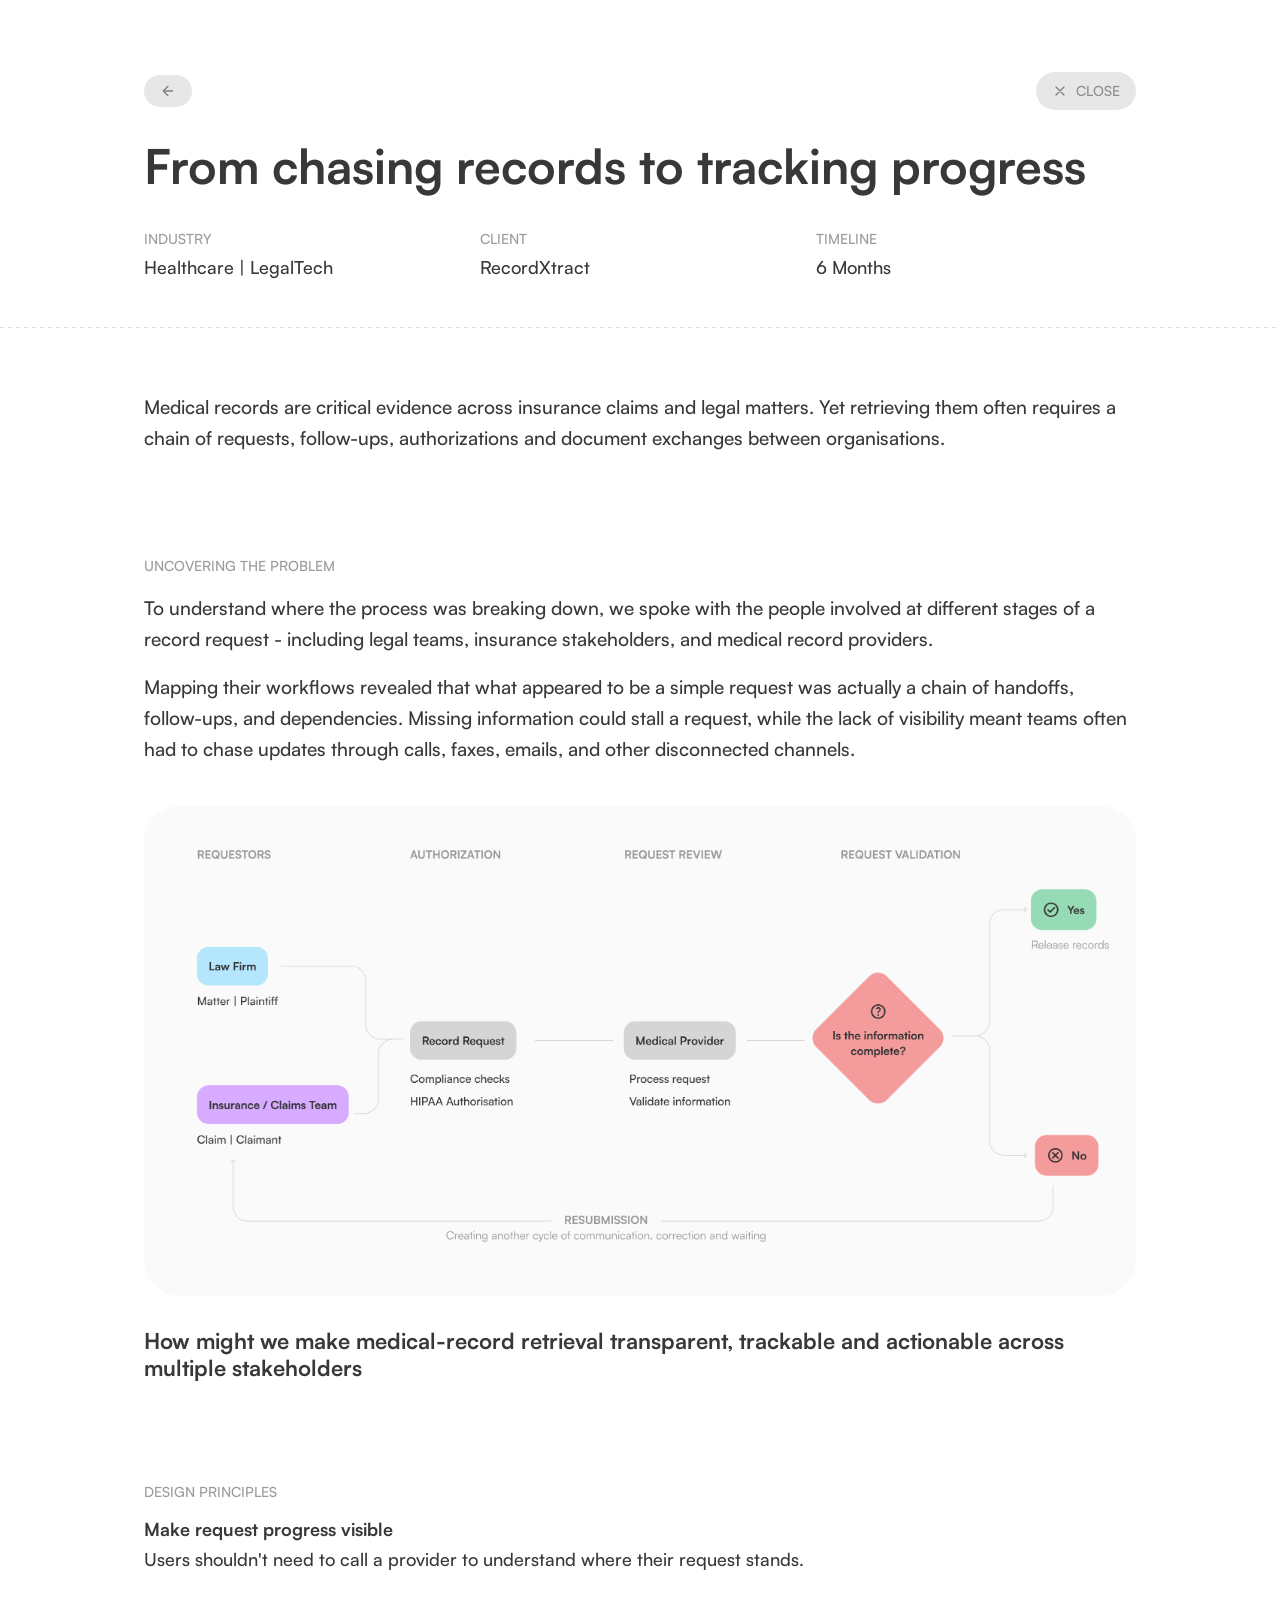
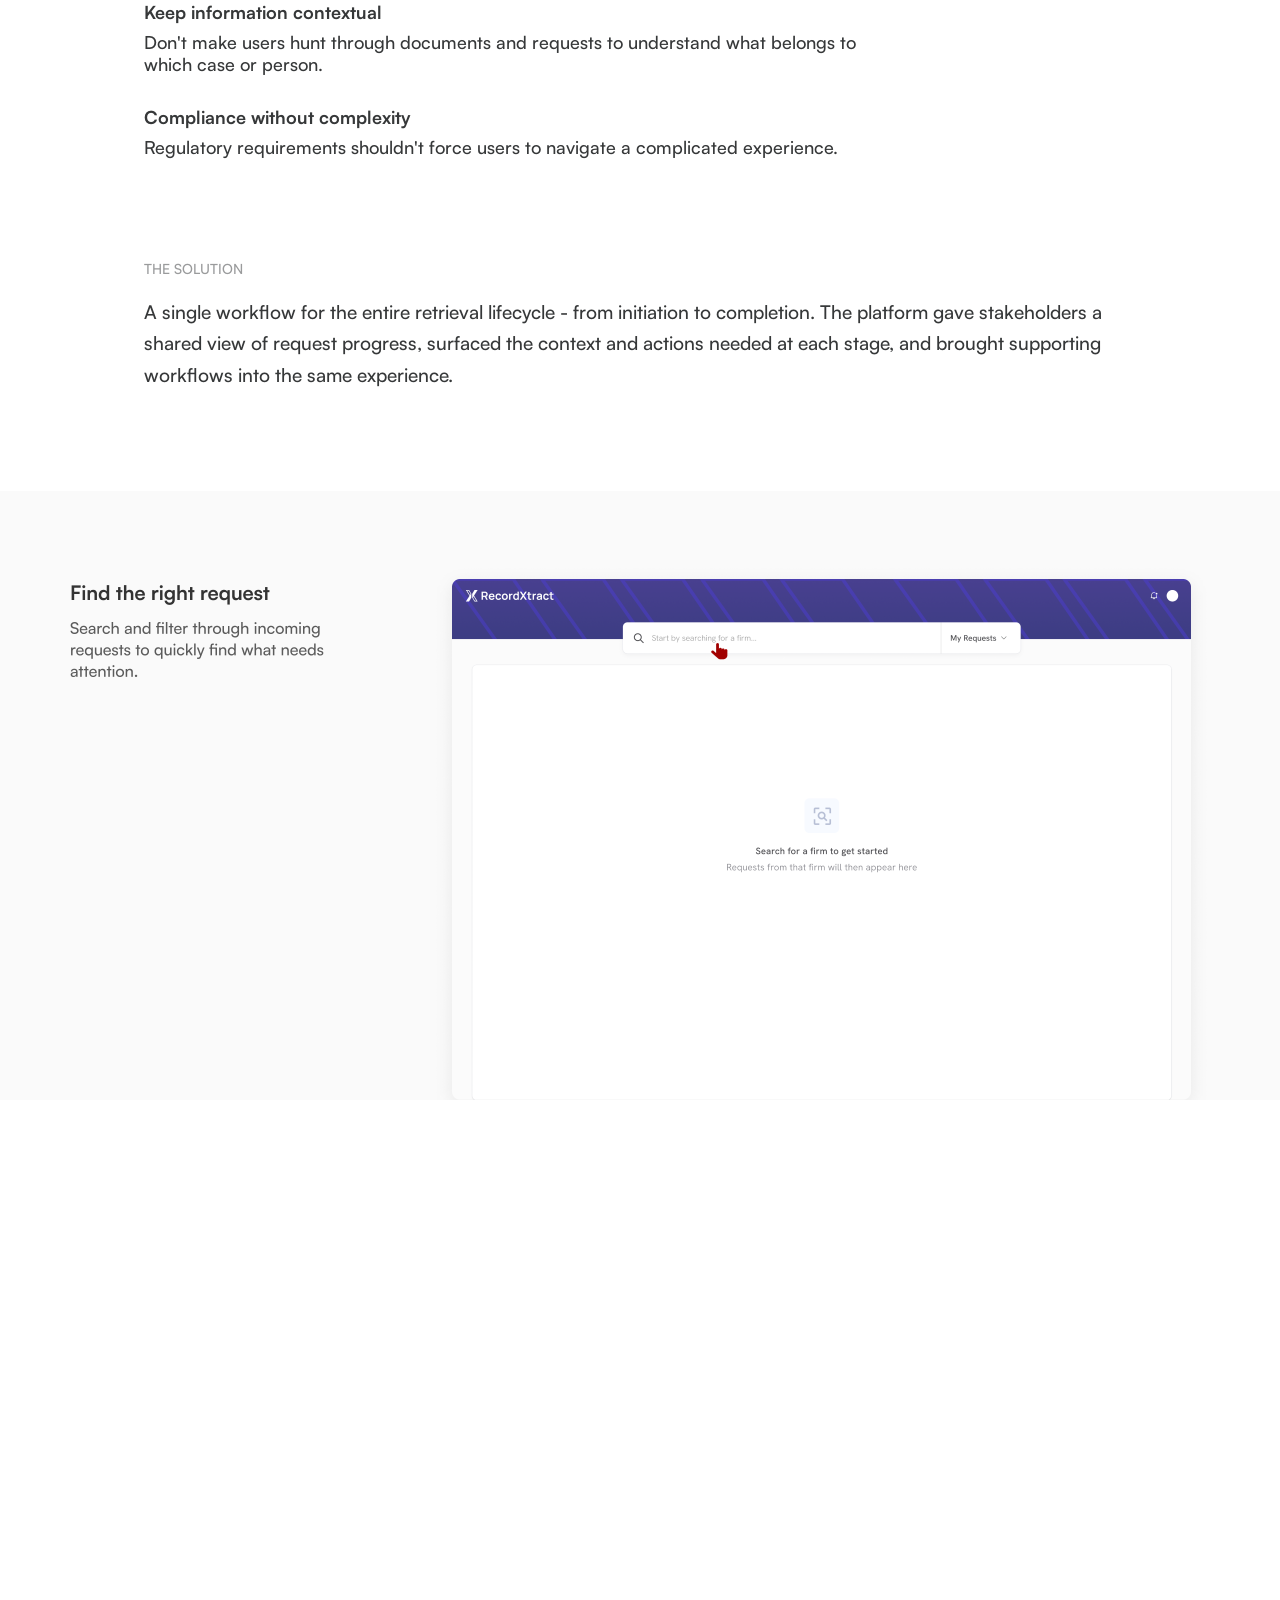
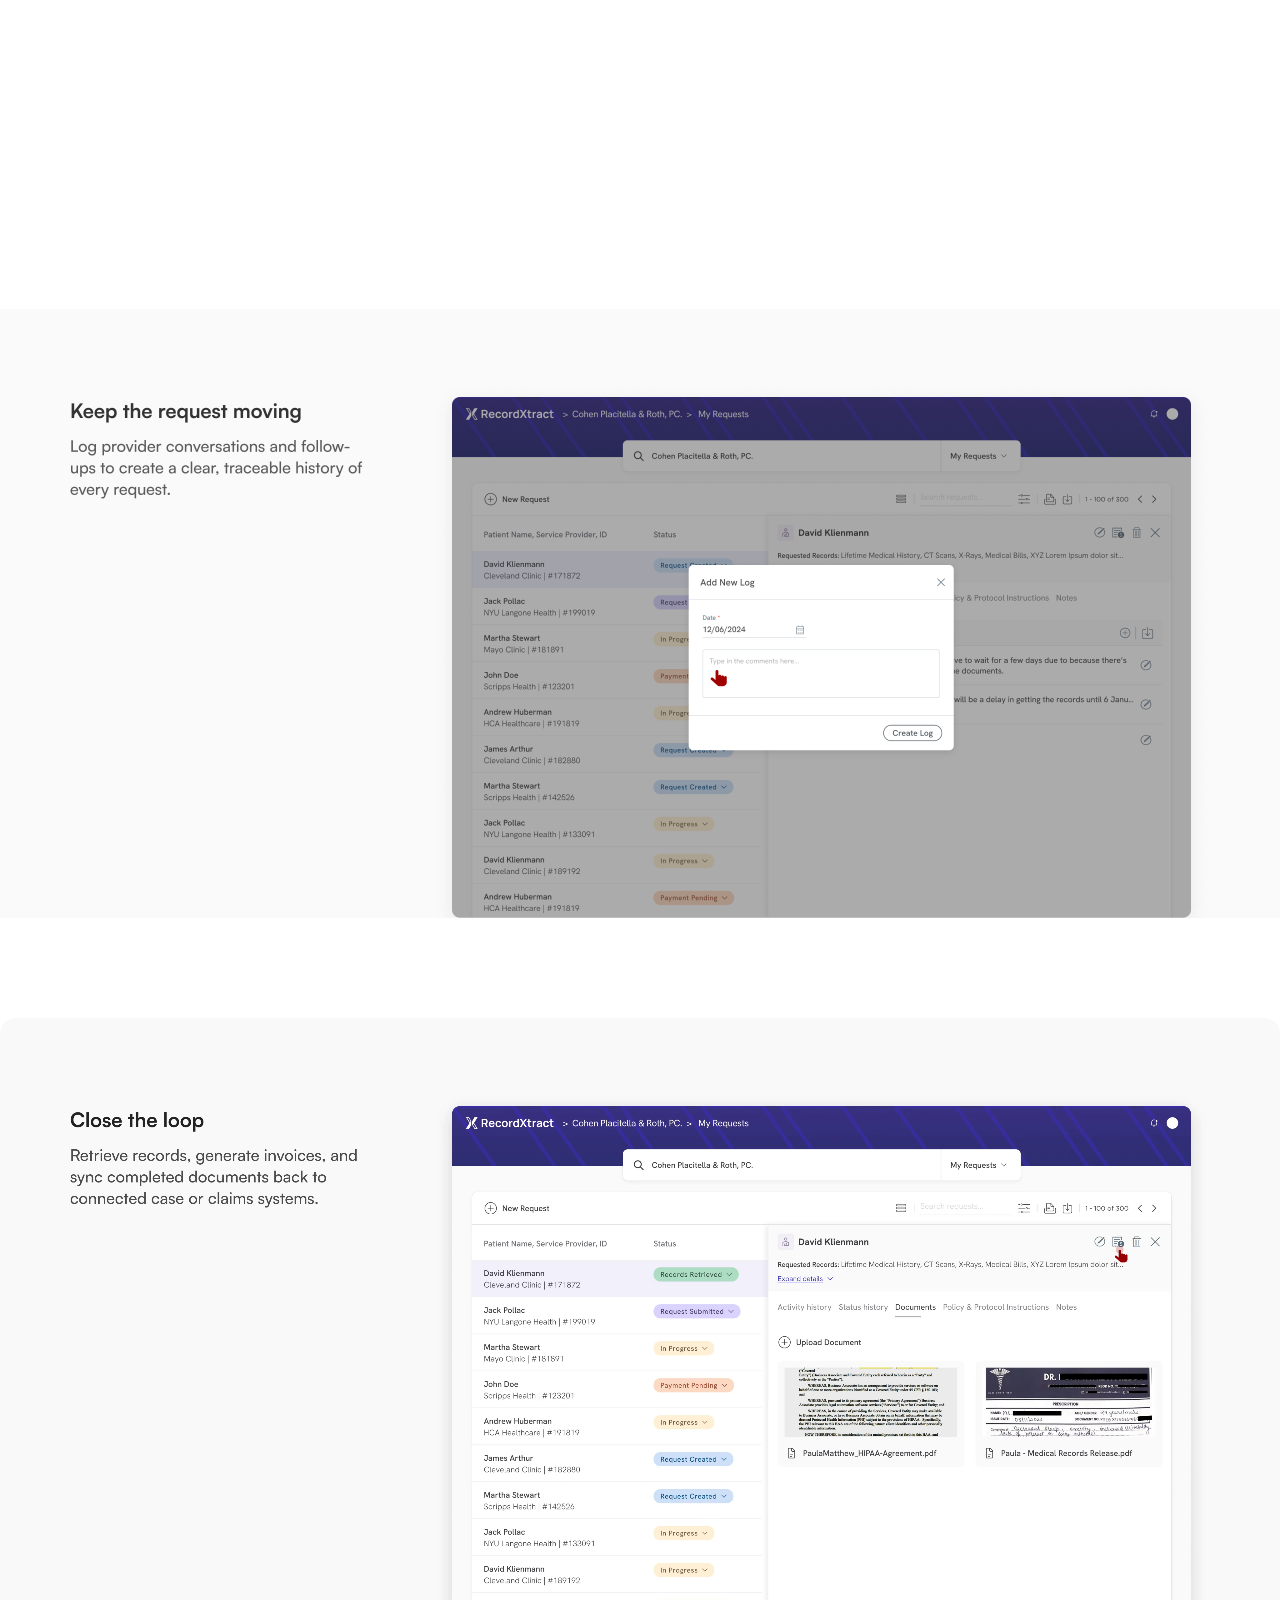
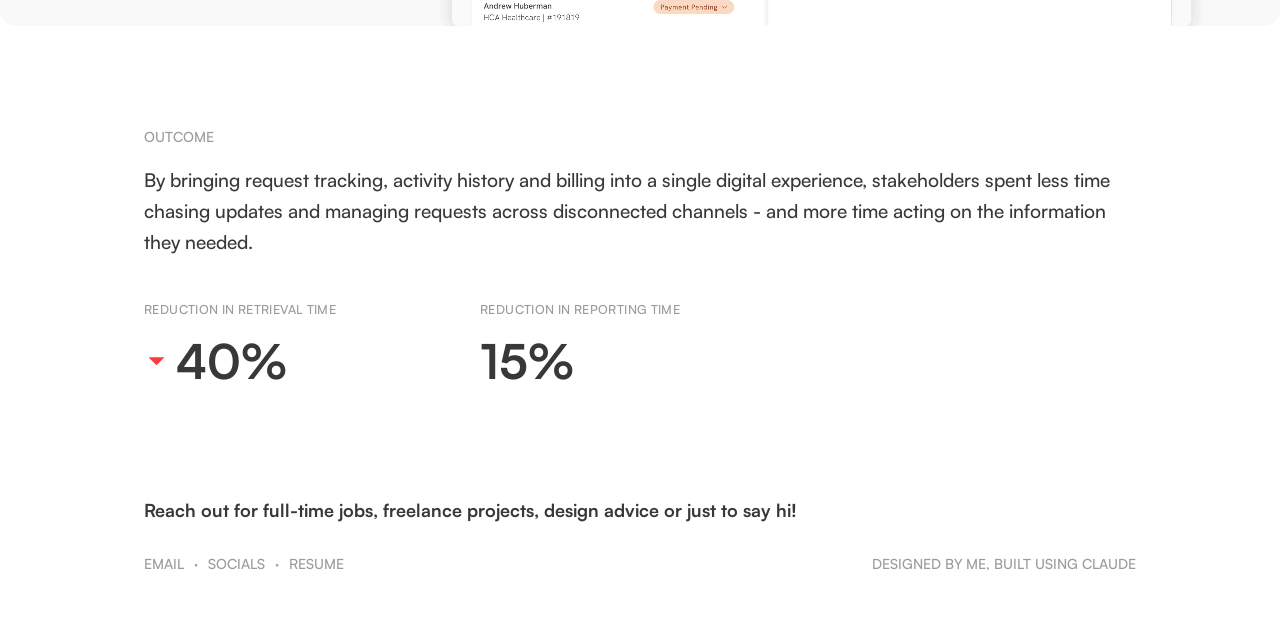
<file: recordxtract.html>
<!DOCTYPE html>
<html lang="en">
<head>
<meta charset="UTF-8">
<meta name="viewport" content="width=device-width, initial-scale=1.0">
<title>RecordXtract - Sumaiya Deshpande</title>
<meta name="description" content="Turning fragmented medical-record requests into a transparent, trackable workflow - RecordXtract case study.">
<meta property="og:type" content="website">
<meta property="og:site_name" content="Sumaiya Deshpande">
<meta property="og:title" content="RecordXtract - Sumaiya Deshpande">
<meta property="og:description" content="Turning fragmented medical-record requests into a transparent, trackable workflow - RecordXtract case study.">
<meta property="og:url" content="https://sumaiya-portfolio-chi.vercel.app/recordxtract.html">
<meta property="og:image" content="https://sumaiya-portfolio-chi.vercel.app/og-image.png">
<meta property="og:image:width" content="2400">
<meta property="og:image:height" content="1260">
<meta property="og:image:alt" content="I design clarity into systems where getting it wrong actually costs something. - Sumaiya Deshpande, Product Designer">
<meta name="twitter:card" content="summary_large_image">
<meta name="twitter:title" content="RecordXtract - Sumaiya Deshpande">
<meta name="twitter:description" content="Turning fragmented medical-record requests into a transparent, trackable workflow - RecordXtract case study.">
<meta name="twitter:image" content="https://sumaiya-portfolio-chi.vercel.app/og-image.png">
<link rel="icon" href="favicon.svg" type="image/svg+xml">
<link rel="icon" href="favicon.ico" sizes="any">
<link rel="apple-touch-icon" href="apple-touch-icon.png">
<link rel="preload" href="fonts/Satoshi-Medium.woff2" as="font" type="font/woff2" crossorigin>
<link rel="preload" href="fonts/Satoshi-Bold.woff2" as="font" type="font/woff2" crossorigin>
<link rel="stylesheet" href="style.css">
<style>
  /* Everything else is shared via .cs-* components in style.css — see the
     "Case study components" block there. Only this page's unique override lives here. */
  .contact-block{ padding: 0; }
</style>
</head>
<body>

<header class="cs-hero">
  <div class="wrap">
    <div class="cs-topbar">
      <a class="cs-back" href="index.html#work" aria-label="Back to selected work">
        <svg width="16" height="16" viewBox="0 0 16 16" fill="none" aria-hidden="true"><path d="M8 3.33333L3.33333 8L8 12.6667M3.33333 8H12.6667" stroke="#7F8188" stroke-width="1.33333" stroke-linecap="round" stroke-linejoin="round"></path></svg>
      </a>
      <a class="cs-close" href="index.html#work">
        <svg width="16" height="16" viewBox="0 0 16 16" fill="none" aria-hidden="true"><path d="M12 4L4 12M4 4L12 12" stroke="#7F8188" stroke-width="1.33333" stroke-linecap="round" stroke-linejoin="round"></path></svg>
        <span class="cs-close-label">Close</span>
      </a>
    </div>

    <h1 class="cs-title">From chasing records to tracking progress</h1>

    <div class="cs-meta">
      <div>
        <p class="cs-meta-label">Industry</p>
        <p class="cs-meta-value">Healthcare | LegalTech</p>
      </div>
      <div>
        <p class="cs-meta-label">Client</p>
        <p class="cs-meta-value">RecordXtract</p>
      </div>
      <div>
        <p class="cs-meta-label">Timeline</p>
        <p class="cs-meta-value">6 Months</p>
      </div>
    </div>
  </div>
</header>

<div class="divider"></div>

<main class="cs-main">
  <section class="cs-section cs-section-first">
    <div class="wrap">
      <div class="cs-block">
        <p class="cs-lede">Medical records are critical evidence across insurance claims and legal matters. Yet retrieving them often requires a chain of requests, follow-ups, authorizations and document exchanges between organisations.</p>
      </div>

      <div class="cs-block">
        <p class="eyebrow cs-eyebrow">Uncovering the problem</p>
        <p class="cs-lede">To understand where the process was breaking down, we spoke with the people involved at different stages of a record request - including legal teams, insurance stakeholders, and medical record providers.</p>
        <p class="cs-lede">Mapping their workflows revealed that what appeared to be a simple request was actually a chain of handoffs, follow-ups, and dependencies. Missing information could stall a request, while the lack of visibility meant teams often had to chase updates through calls, faxes, emails, and other disconnected channels.</p>

        <img class="cs-diagram-img reveal" src="images/recordxtract/process-flow.png" alt="Diagram of the fragmented record-request process. Requestors: Law Firm (Matter | Plaintiff), Insurance / Claims Team (Claim | Claimant). Authorization: Record Request, with compliance checks and HIPAA authorisation. Request review: Medical Provider processes and validates the request. Request validation: is the information complete? Yes releases records to the requestor; no triggers resubmission - another cycle of communication, correction and waiting.">

        <p class="cs-hmw reveal">How might we make medical-record retrieval transparent, trackable and actionable across multiple stakeholders</p>
      </div>

      <div class="cs-block">
        <p class="eyebrow cs-eyebrow">Design principles</p>
        <div class="principles-list reveal">
          <div>
            <p class="principle-title">Make request progress visible</p>
            <p class="principle-desc">Users shouldn't need to call a provider to understand where their request stands.</p>
          </div>
          <div>
            <p class="principle-title">Keep information contextual</p>
            <p class="principle-desc">Don't make users hunt through documents and requests to understand what belongs to which case or person.</p>
          </div>
          <div>
            <p class="principle-title">Compliance without complexity</p>
            <p class="principle-desc">Regulatory requirements shouldn't force users to navigate a complicated experience.</p>
          </div>
        </div>
      </div>
    </div>
  </section>

  <section class="cs-section">
    <div class="wrap">
      <p class="eyebrow cs-eyebrow">The solution</p>
      <p class="cs-lede">A single workflow for the entire retrieval lifecycle - from initiation to completion. The platform gave stakeholders a shared view of request progress, surfaced the context and actions needed at each stage, and brought supporting workflows into the same experience.</p>
    </div>
  </section>

  <div class="cs-fullbleed">
    <img class="cs-diagram-img reveal" src="images/recordxtract/find-the-right-request.png" alt="Find the right request: RecordXtract search view with a search bar for finding a firm, before any firm has been searched.">
  </div>

  <div class="cs-fullbleed">
    <video class="cs-diagram-img scroll-video reveal" src="videos/recordxtract-get-the-full-picture.webm" muted loop playsinline preload="metadata" aria-label="Get the full picture: animated walkthrough of a RecordXtract request's full details."></video>
  </div>

  <div class="cs-fullbleed">
    <img class="cs-diagram-img reveal" src="images/recordxtract/keep-the-request-moving.png" alt="Keep the request moving: RecordXtract request list with a request selected, showing the Add New Log dialog for logging a provider conversation.">
  </div>

  <div class="cs-fullbleed">
    <video class="cs-diagram-img scroll-video reveal" src="videos/recordxtract-close-the-loop.webm" muted loop playsinline preload="metadata" aria-label="Close the loop: animated walkthrough of resolving a RecordXtract request."></video>
  </div>

  <section class="cs-section">
    <div class="wrap">
      <p class="eyebrow cs-eyebrow">Outcome</p>
      <p class="cs-lede">By bringing request tracking, activity history and billing into a single digital experience, stakeholders spent less time chasing updates and managing requests across disconnected channels - and more time acting on the information they needed.</p>

      <div class="outcome-stats reveal">
        <div>
          <p class="outcome-stat-label">Reduction in retrieval time</p>
          <div class="outcome-stat-row">
            <svg class="outcome-stat-icon outcome-stat-icon--down" viewBox="0 0 24 24" fill="none" aria-hidden="true"><path d="M12.5 7.75L4.5 15.75H20.5L12.5 7.75Z" fill="#FF383C"/></svg>
            <p class="outcome-stat-value">40%</p>
          </div>
        </div>
        <div>
          <p class="outcome-stat-label">Reduction in reporting time</p>
          <p class="outcome-stat-value">15%</p>
        </div>
      </div>
    </div>
  </section>

  <section class="contact-block">
    <div class="wrap">
      <p class="contact-heading reveal">Reach out for full-time jobs, freelance projects, design advice or just to say hi!</p>
    </div>
  </section>
</main>

<footer class="site-footer">
  <div class="wrap">
    <ul class="footer-links">
      <li><a href="mailto:sumaiyadeshpande@gmail.com">Email</a></li>
      <li>·</li>
      <li><a href="https://www.linkedin.com/in/sumaiyadeshpande" target="_blank" rel="noopener">Socials</a></li>
      <li>·</li>
      <li><a href="resume.pdf" target="_blank" rel="noopener">Resume</a></li>
    </ul>
    <p class="footer-note">Designed by me, built using Claude</p>
  </div>
</footer>

<script src="script.js"></script>
</body>
</html>
</file>
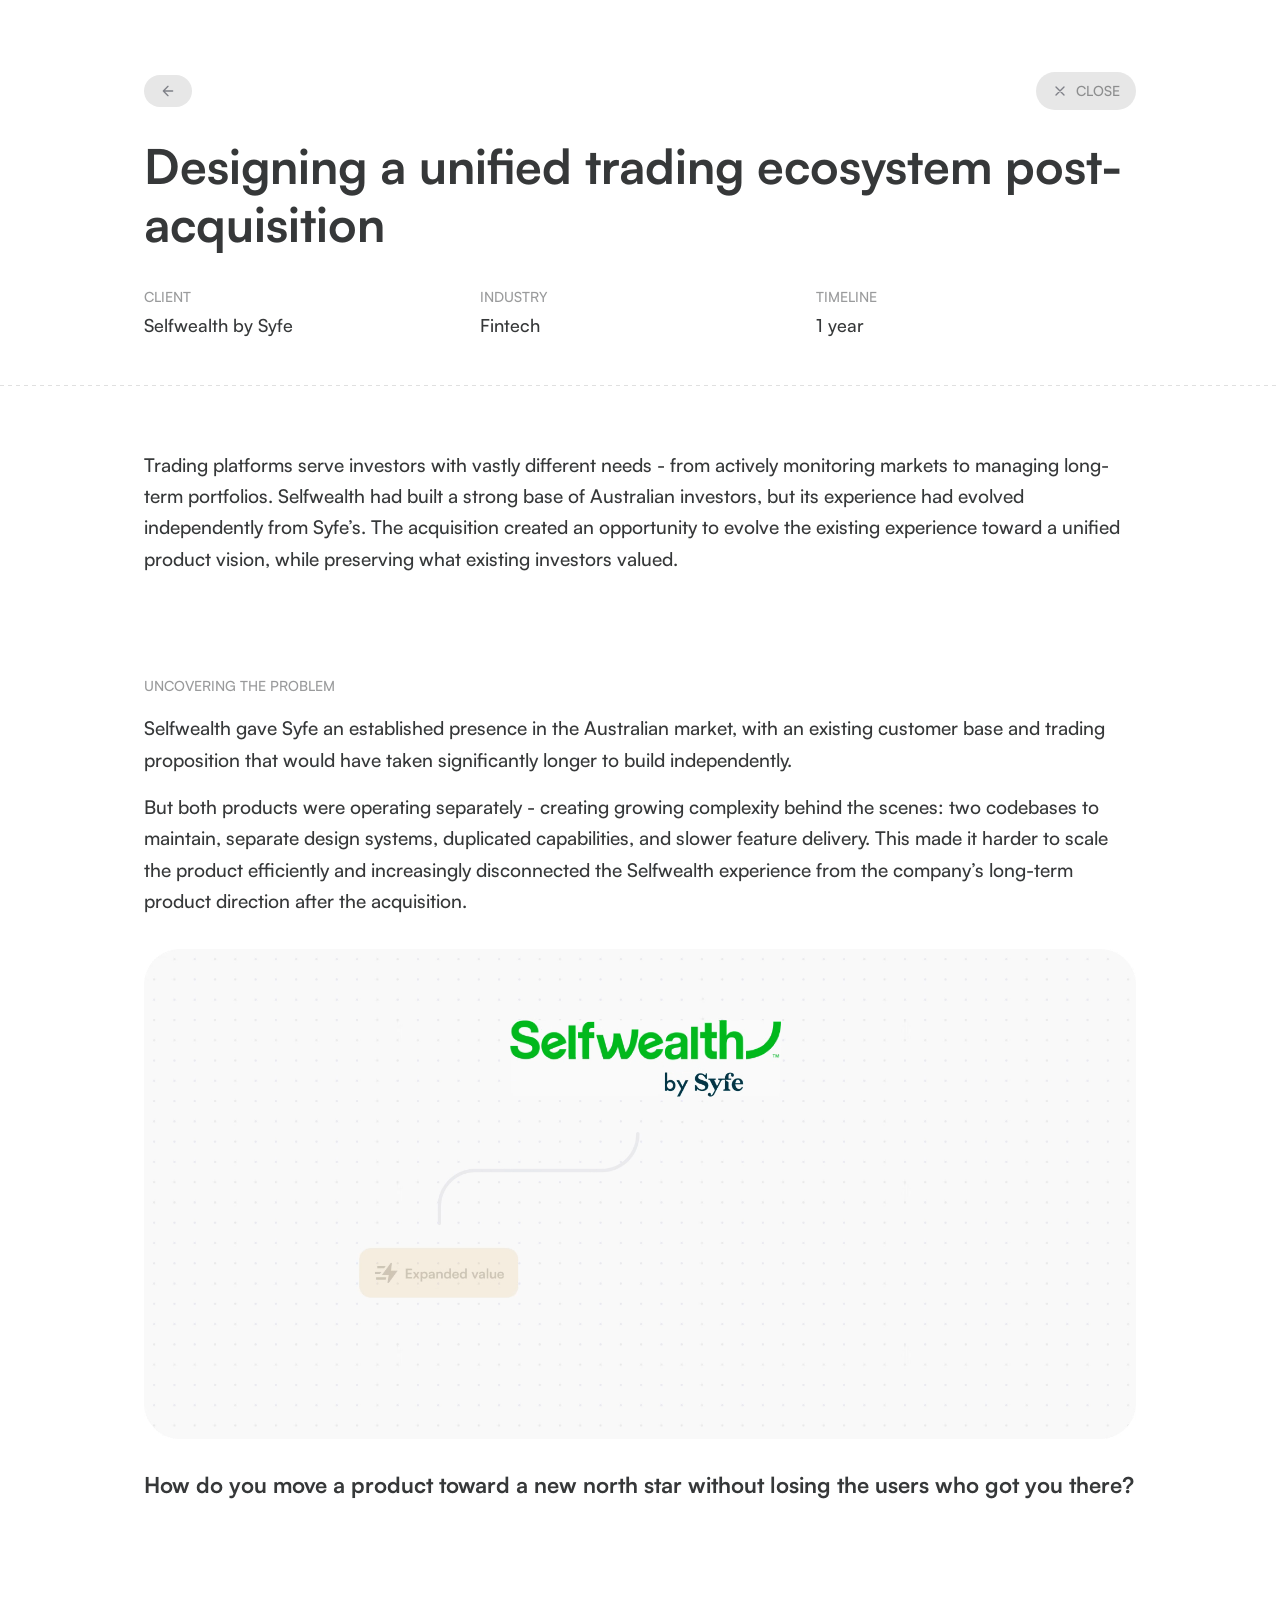
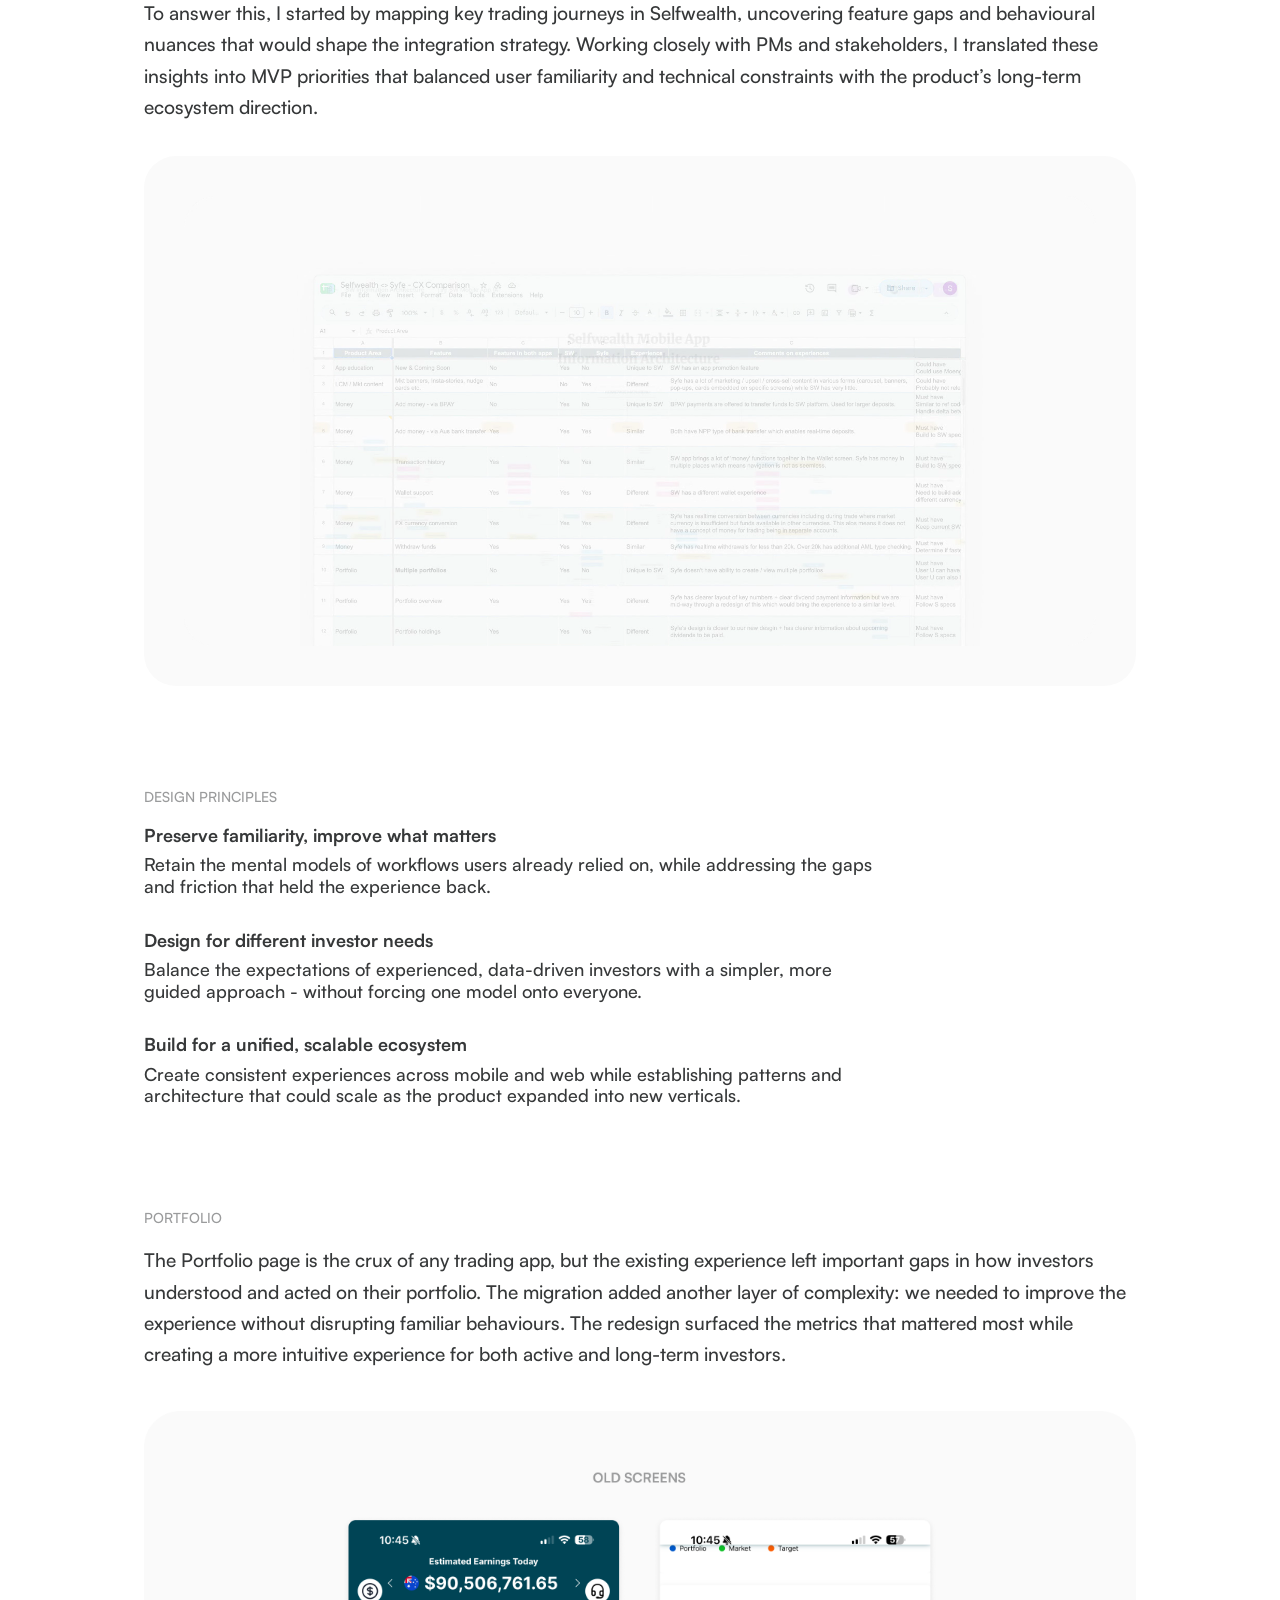
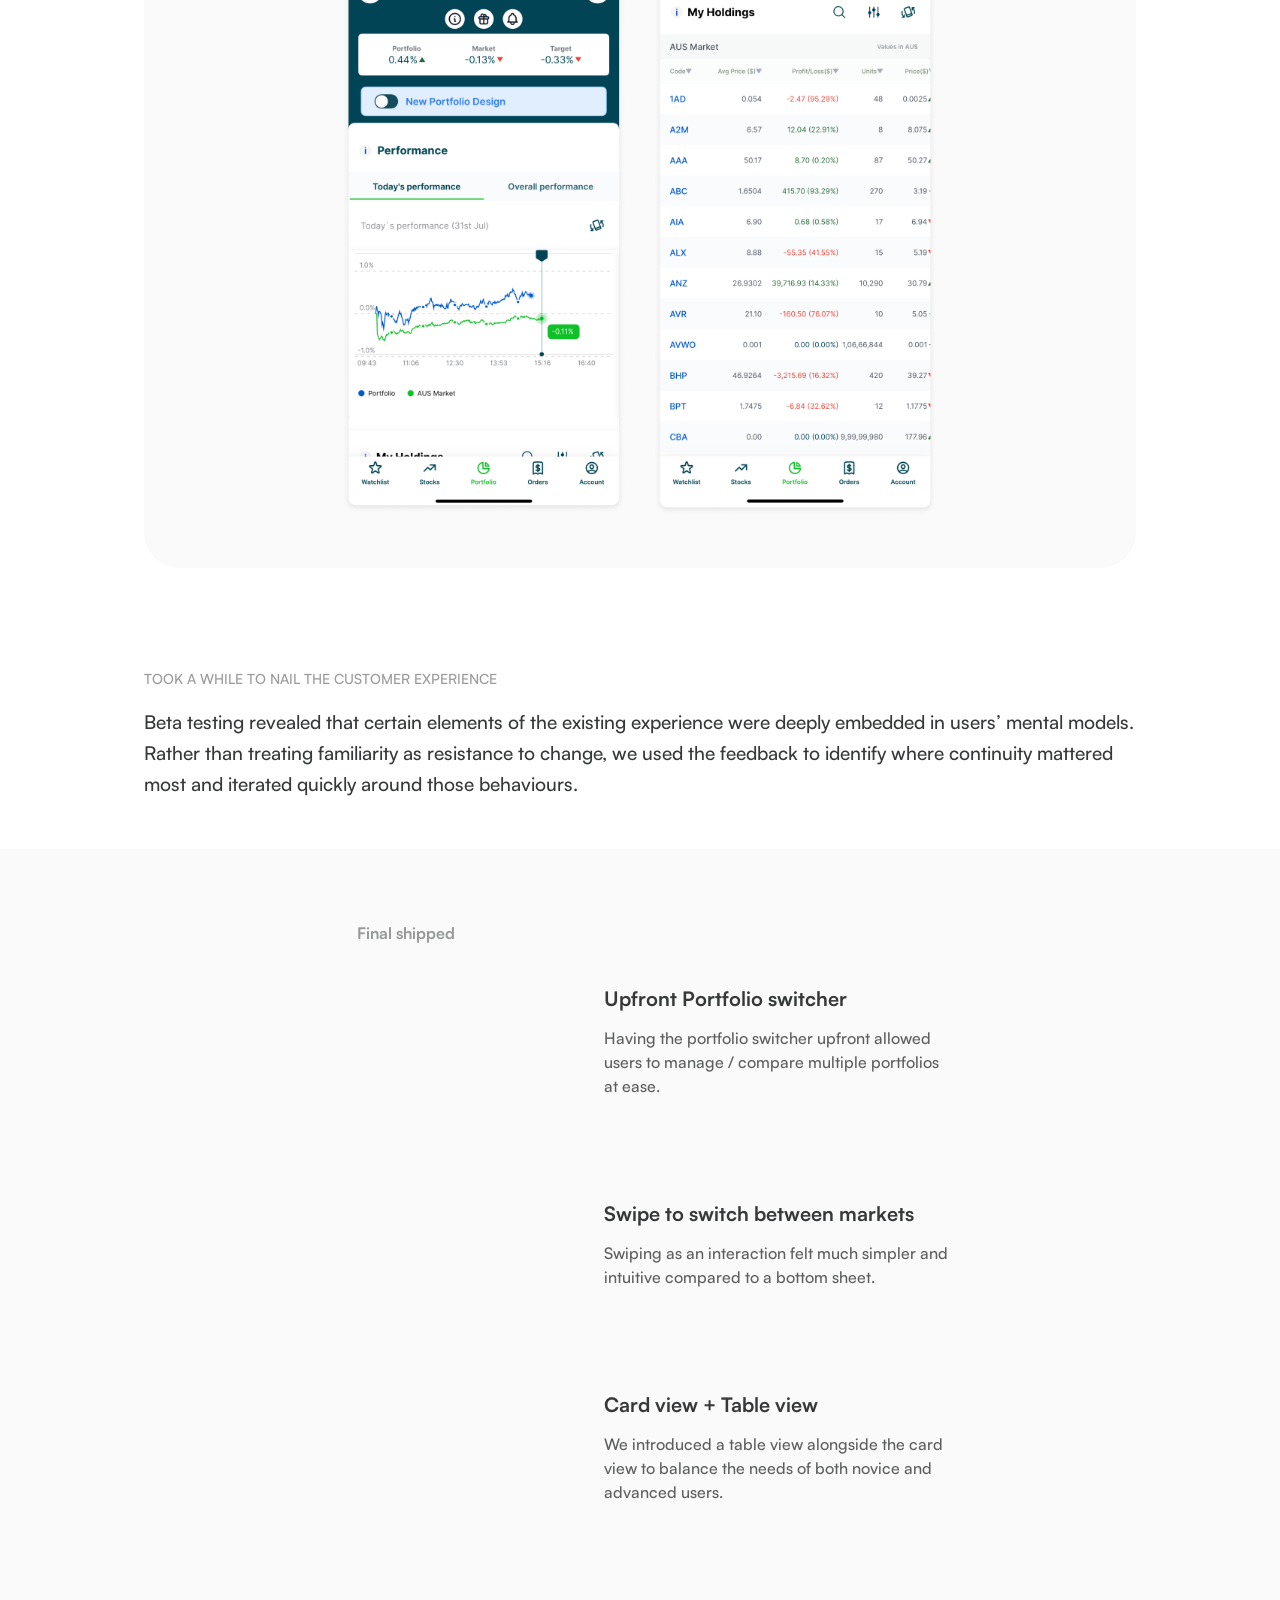
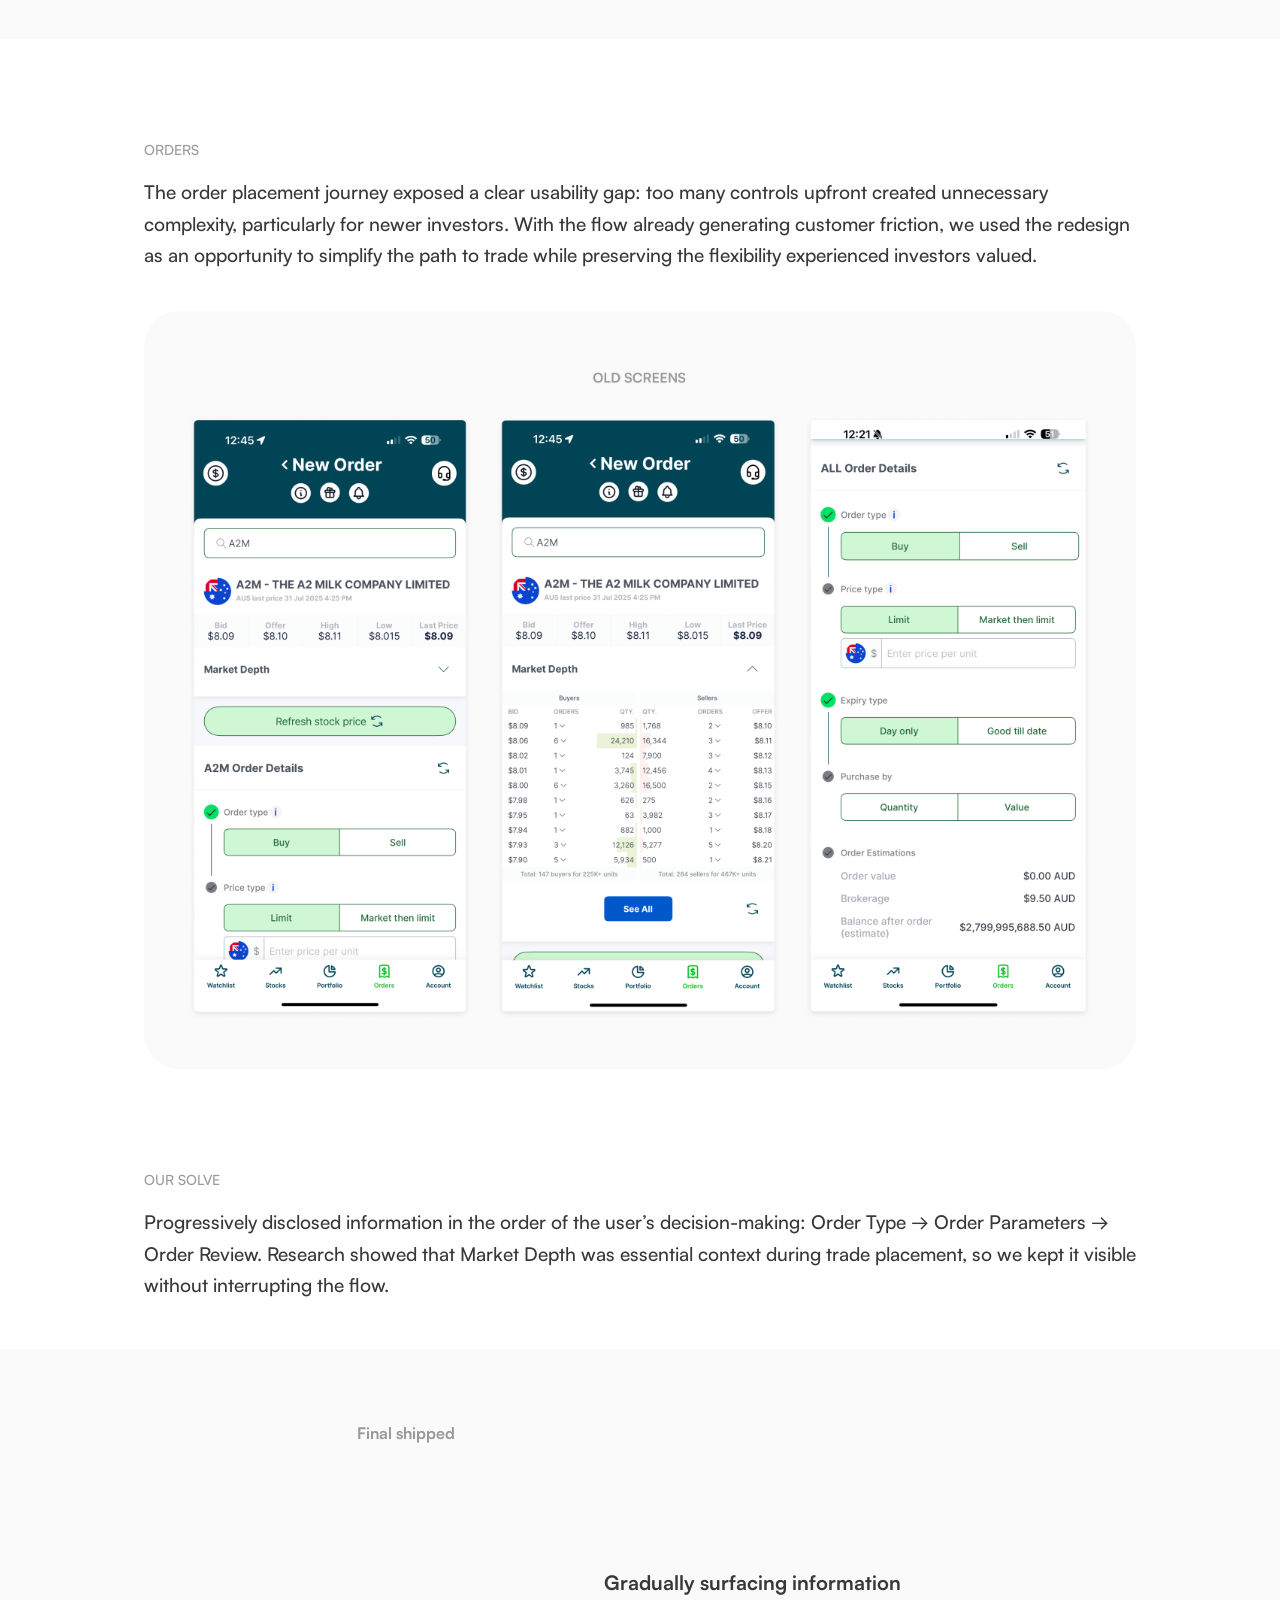
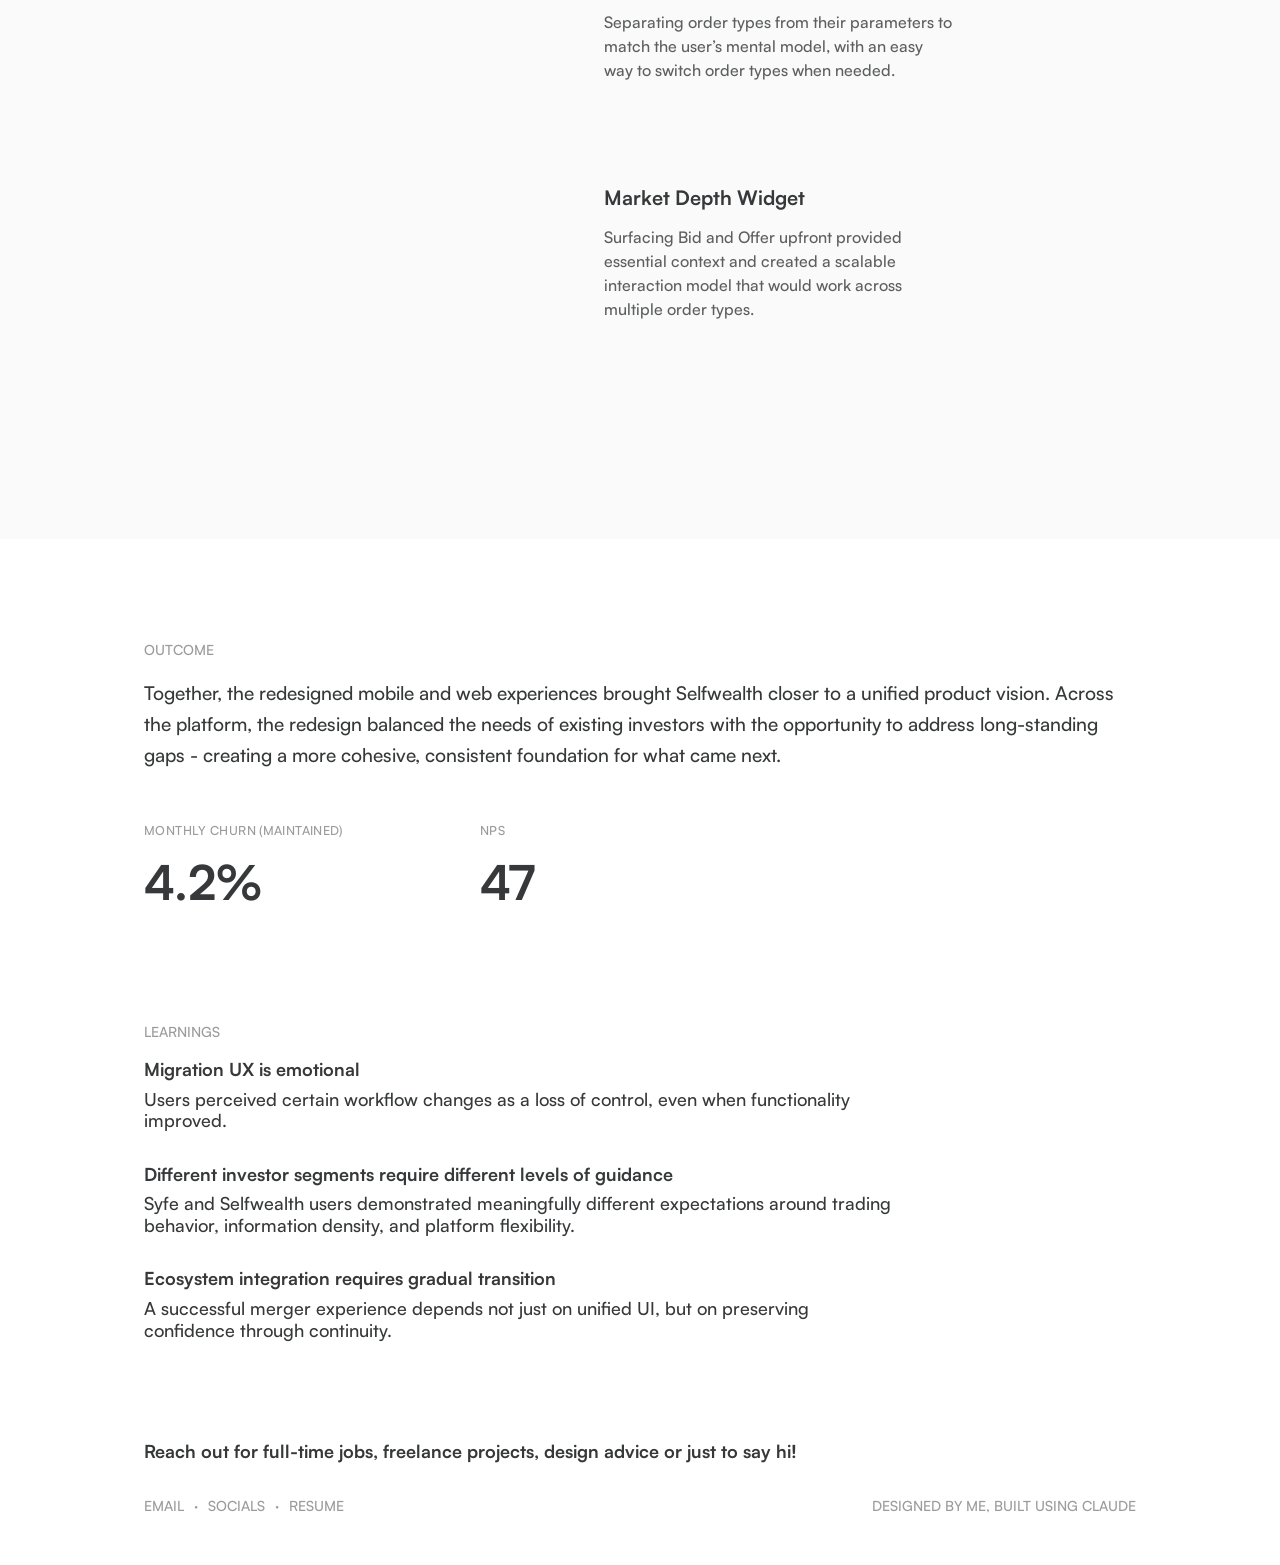
<file: selfwealth-full.html>
<!DOCTYPE html>
<html lang="en">
<head>
<meta charset="UTF-8">
<meta name="viewport" content="width=device-width, initial-scale=1.0">
<title>Selfwealth - Sumaiya Deshpande</title>
<meta name="description" content="Evolving two trading platforms toward one unified product vision, without losing the users who got there first - Selfwealth by Syfe case study.">
<meta property="og:type" content="website">
<meta property="og:site_name" content="Sumaiya Deshpande">
<meta property="og:title" content="Selfwealth - Sumaiya Deshpande">
<meta property="og:description" content="Evolving two trading platforms toward one unified product vision, without losing the users who got there first - Selfwealth by Syfe case study.">
<meta property="og:url" content="https://sumaiya-portfolio-chi.vercel.app/selfwealth-full.html">
<meta property="og:image" content="https://sumaiya-portfolio-chi.vercel.app/og-image.png">
<meta property="og:image:width" content="2400">
<meta property="og:image:height" content="1260">
<meta property="og:image:alt" content="I design clarity into systems where getting it wrong actually costs something. - Sumaiya Deshpande, Product Designer">
<meta name="twitter:card" content="summary_large_image">
<meta name="twitter:title" content="Selfwealth - Sumaiya Deshpande">
<meta name="twitter:description" content="Evolving two trading platforms toward one unified product vision, without losing the users who got there first - Selfwealth by Syfe case study.">
<meta name="twitter:image" content="https://sumaiya-portfolio-chi.vercel.app/og-image.png">
<link rel="icon" href="favicon.svg" type="image/svg+xml">
<link rel="icon" href="favicon.ico" sizes="any">
<link rel="apple-touch-icon" href="apple-touch-icon.png">
<link rel="preload" href="fonts/Satoshi-Medium.woff2" as="font" type="font/woff2" crossorigin>
<link rel="preload" href="fonts/Satoshi-Bold.woff2" as="font" type="font/woff2" crossorigin>
<link rel="stylesheet" href="style.css">
<style>
  /* Everything else is shared via .cs-* components in style.css — see the
     "Case study components" block there. Only this page's unique override lives here. */
  .contact-block{ padding: 0; }
</style>
</head>
<body>

<header class="cs-hero">
  <div class="wrap">
    <div class="cs-topbar">
      <a class="cs-back" href="index.html#work" aria-label="Back to selected work">
        <svg width="16" height="16" viewBox="0 0 16 16" fill="none" aria-hidden="true"><path d="M8 3.33333L3.33333 8L8 12.6667M3.33333 8H12.6667" stroke="#7F8188" stroke-width="1.33333" stroke-linecap="round" stroke-linejoin="round"></path></svg>
      </a>
      <a class="cs-close" href="index.html#work">
        <svg width="16" height="16" viewBox="0 0 16 16" fill="none" aria-hidden="true"><path d="M12 4L4 12M4 4L12 12" stroke="#7F8188" stroke-width="1.33333" stroke-linecap="round" stroke-linejoin="round"></path></svg>
        <span class="cs-close-label">Close</span>
      </a>
    </div>

    <h1 class="cs-title">Designing a unified trading ecosystem post-acquisition</h1>

    <div class="cs-meta">
      <div>
        <p class="cs-meta-label">Client</p>
        <p class="cs-meta-value">Selfwealth by Syfe</p>
      </div>
      <div>
        <p class="cs-meta-label">Industry</p>
        <p class="cs-meta-value">Fintech</p>
      </div>
      <div>
        <p class="cs-meta-label">Timeline</p>
        <p class="cs-meta-value">1 year</p>
      </div>
    </div>
  </div>
</header>

<div class="divider"></div>

<main class="cs-main">
  <section class="cs-section cs-section-first">
    <div class="wrap">
      <div class="cs-block">
        <p class="cs-lede">Trading platforms serve investors with vastly different needs - from actively monitoring markets to managing long-term portfolios. Selfwealth had built a strong base of Australian investors, but its experience had evolved independently from Syfe&rsquo;s. The acquisition created an opportunity to evolve the existing experience toward a unified product vision, while preserving what existing investors valued.</p>
      </div>

      <div class="cs-block">
        <p class="eyebrow cs-eyebrow">Uncovering the problem</p>
        <p class="cs-lede">Selfwealth gave Syfe an established presence in the Australian market, with an existing customer base and trading proposition that would have taken significantly longer to build independently.</p>
        <p class="cs-lede">But both products were operating separately - creating growing complexity behind the scenes: two codebases to maintain, separate design systems, duplicated capabilities, and slower feature delivery. This made it harder to scale the product efficiently and increasingly disconnected the Selfwealth experience from the company&rsquo;s long-term product direction after the acquisition.</p>

        <video class="scroll-video reveal" style="margin-top: 32px;" src="videos/selfwealth-intro-animation.webm" muted loop playsinline preload="metadata" aria-label="Animated diagram: Selfwealth and Syfe merging into a unified experience, expanded value, faster time to market, platform consolidation, and operational efficiency"></video>

        <p class="cs-hmw reveal">How do you move a product toward a new north star without losing the users who got you there?</p>
      </div>

      <div class="cs-block">
        <p class="cs-lede">To answer this, I started by mapping key trading journeys in Selfwealth, uncovering feature gaps and behavioural nuances that would shape the integration strategy. Working closely with PMs and stakeholders, I translated these insights into MVP priorities that balanced user familiarity and technical constraints with the product&rsquo;s long-term ecosystem direction.</p>
        <div class="cs-panel reveal" style="margin-top: 32px;">
          <video class="scroll-video" src="videos/selfwealth-mvp-comparison.webm" muted loop playsinline preload="metadata" aria-label="Animated walkthrough of the Selfwealth vs. Syfe MVP comparison spreadsheet"></video>
        </div>
      </div>
    </div>
  </section>

  <section class="cs-section">
    <div class="wrap">
      <div class="cs-block">
        <p class="eyebrow cs-eyebrow">Design principles</p>
        <div class="principles-list reveal">
          <div>
            <p class="principle-title">Preserve familiarity, improve what matters</p>
            <p class="principle-desc">Retain the mental models of workflows users already relied on, while addressing the gaps and friction that held the experience back.</p>
          </div>
          <div>
            <p class="principle-title">Design for different investor needs</p>
            <p class="principle-desc">Balance the expectations of experienced, data-driven investors with a simpler, more guided approach - without forcing one model onto everyone.</p>
          </div>
          <div>
            <p class="principle-title">Build for a unified, scalable ecosystem</p>
            <p class="principle-desc">Create consistent experiences across mobile and web while establishing patterns and architecture that could scale as the product expanded into new verticals.</p>
          </div>
        </div>
      </div>

      <div class="cs-block">
        <p class="eyebrow cs-eyebrow">Portfolio</p>
        <p class="cs-lede">The Portfolio page is the crux of any trading app, but the existing experience left important gaps in how investors understood and acted on their portfolio. The migration added another layer of complexity: we needed to improve the experience without disrupting familiar behaviours. The redesign surfaced the metrics that mattered most while creating a more intuitive experience for both active and long-term investors.</p>
        <img class="cs-diagram-img reveal" src="images/selfwealth/portfolio-old-screens.png" alt="Old portfolio screens, showing the earnings summary, performance chart, and holdings table.">
      </div>
    </div>
  </section>

  <section class="cs-section">
    <div class="wrap">
      <div class="cs-block">
        <p class="eyebrow cs-eyebrow">Took a while to nail the customer experience</p>
        <p class="cs-lede">Beta testing revealed that certain elements of the existing experience were deeply embedded in users&rsquo; mental models. Rather than treating familiarity as resistance to change, we used the feedback to identify where continuity mattered most and iterated quickly around those behaviours.</p>
      </div>
    </div>
  </section>

  <div class="cs-band" style="margin-top: 48px;">
    <div class="cs-band-inner">
      <div class="final-shipped reveal">
        <div>
          <p class="final-shipped-label">Final shipped</p>
          <div class="cs-screenshot cs-screenshot--filled" style="max-width: 300px; aspect-ratio: 798 / 1608;" role="img" aria-label="Final portfolio experience walkthrough">
            <video class="scroll-video" src="videos/selfwealth-portfolio-video.mp4" muted loop playsinline preload="metadata"></video>
          </div>
        </div>
        <div class="final-shipped-notes">
          <div>
            <p class="final-shipped-title">Upfront Portfolio switcher</p>
            <p class="final-shipped-desc">Having the portfolio switcher upfront allowed users to manage / compare multiple portfolios at ease.</p>
          </div>
          <div>
            <p class="final-shipped-title">Swipe to switch between markets</p>
            <p class="final-shipped-desc">Swiping as an interaction felt much simpler and intuitive compared to a bottom sheet.</p>
          </div>
          <div>
            <p class="final-shipped-title">Card view + Table view</p>
            <p class="final-shipped-desc">We introduced a table view alongside the card view to balance the needs of both novice and advanced users.</p>
          </div>
        </div>
      </div>
    </div>
  </div>

  <section class="cs-section">
    <div class="wrap">
      <div class="cs-block">
        <p class="eyebrow cs-eyebrow">Orders</p>
        <p class="cs-lede">The order placement journey exposed a clear usability gap: too many controls upfront created unnecessary complexity, particularly for newer investors. With the flow already generating customer friction, we used the redesign as an opportunity to simplify the path to trade while preserving the flexibility experienced investors valued.</p>
        <img class="cs-diagram-img reveal" src="images/selfwealth/order-panel-old-screens.png" alt="Old order panel screens, showing the new order flow, market depth, and order details.">
      </div>
    </div>
  </section>

  <section class="cs-section">
    <div class="wrap">
      <div class="cs-block">
        <p class="eyebrow cs-eyebrow">Our solve</p>
        <p class="cs-lede">Progressively disclosed information in the order of the user&rsquo;s decision-making: Order Type → Order Parameters → Order Review. Research showed that Market Depth was essential context during trade placement, so we kept it visible without interrupting the flow.</p>
      </div>
    </div>
  </section>

  <div class="cs-band" style="margin-top: 48px;">
    <div class="cs-band-inner">
      <div class="final-shipped reveal">
        <div>
          <p class="final-shipped-label">Final shipped</p>
          <div class="cs-screenshot cs-screenshot--filled" style="max-width: 300px; aspect-ratio: 798 / 1608;" role="img" aria-label="Final order placement experience walkthrough">
            <video class="scroll-video" src="videos/selfwealth-order-placement-video.mp4" muted loop playsinline preload="metadata"></video>
          </div>
        </div>
        <div class="final-shipped-notes">
          <div>
            <p class="final-shipped-title">Gradually surfacing information</p>
            <p class="final-shipped-desc">Separating order types from their parameters to match the user&rsquo;s mental model, with an easy way to switch order types when needed.</p>
          </div>
          <div>
            <p class="final-shipped-title">Market Depth Widget</p>
            <p class="final-shipped-desc">Surfacing Bid and Offer upfront provided essential context and created a scalable interaction model that would work across multiple order types.</p>
          </div>
        </div>
      </div>
    </div>
  </div>

  <section class="cs-section">
    <div class="wrap">
      <div class="cs-block">
        <p class="eyebrow cs-eyebrow">Outcome</p>
        <p class="cs-lede">Together, the redesigned mobile and web experiences brought Selfwealth closer to a unified product vision. Across the platform, the redesign balanced the needs of existing investors with the opportunity to address long-standing gaps - creating a more cohesive, consistent foundation for what came next.</p>

        <div class="outcome-stats reveal" style="margin-top: 48px;">
          <div>
            <p class="outcome-stat-label">Monthly churn (maintained)</p>
            <p class="outcome-stat-value">4.2%</p>
          </div>
          <div>
            <p class="outcome-stat-label">NPS</p>
            <p class="outcome-stat-value">47</p>
          </div>
        </div>
      </div>

      <div class="cs-block">
        <p class="eyebrow cs-eyebrow">Learnings</p>
        <div class="principles-list reveal">
          <div>
            <p class="principle-title">Migration UX is emotional</p>
            <p class="principle-desc">Users perceived certain workflow changes as a loss of control, even when functionality improved.</p>
          </div>
          <div>
            <p class="principle-title">Different investor segments require different levels of guidance</p>
            <p class="principle-desc">Syfe and Selfwealth users demonstrated meaningfully different expectations around trading behavior, information density, and platform flexibility.</p>
          </div>
          <div>
            <p class="principle-title">Ecosystem integration requires gradual transition</p>
            <p class="principle-desc">A successful merger experience depends not just on unified UI, but on preserving confidence through continuity.</p>
          </div>
        </div>
      </div>
    </div>
  </section>

  <section class="contact-block">
    <div class="wrap">
      <p class="contact-heading reveal">Reach out for full-time jobs, freelance projects, design advice or just to say hi!</p>
    </div>
  </section>
</main>

<footer class="site-footer">
  <div class="wrap">
    <ul class="footer-links">
      <li><a href="mailto:sumaiyadeshpande@gmail.com">Email</a></li>
      <li>·</li>
      <li><a href="https://www.linkedin.com/in/sumaiyadeshpande" target="_blank" rel="noopener">Socials</a></li>
      <li>·</li>
      <li><a href="resume.pdf" target="_blank" rel="noopener">Resume</a></li>
    </ul>
    <p class="footer-note">Designed by me, built using Claude</p>
  </div>
</footer>

<script src="script.js"></script>
</body>
</html>
</file>
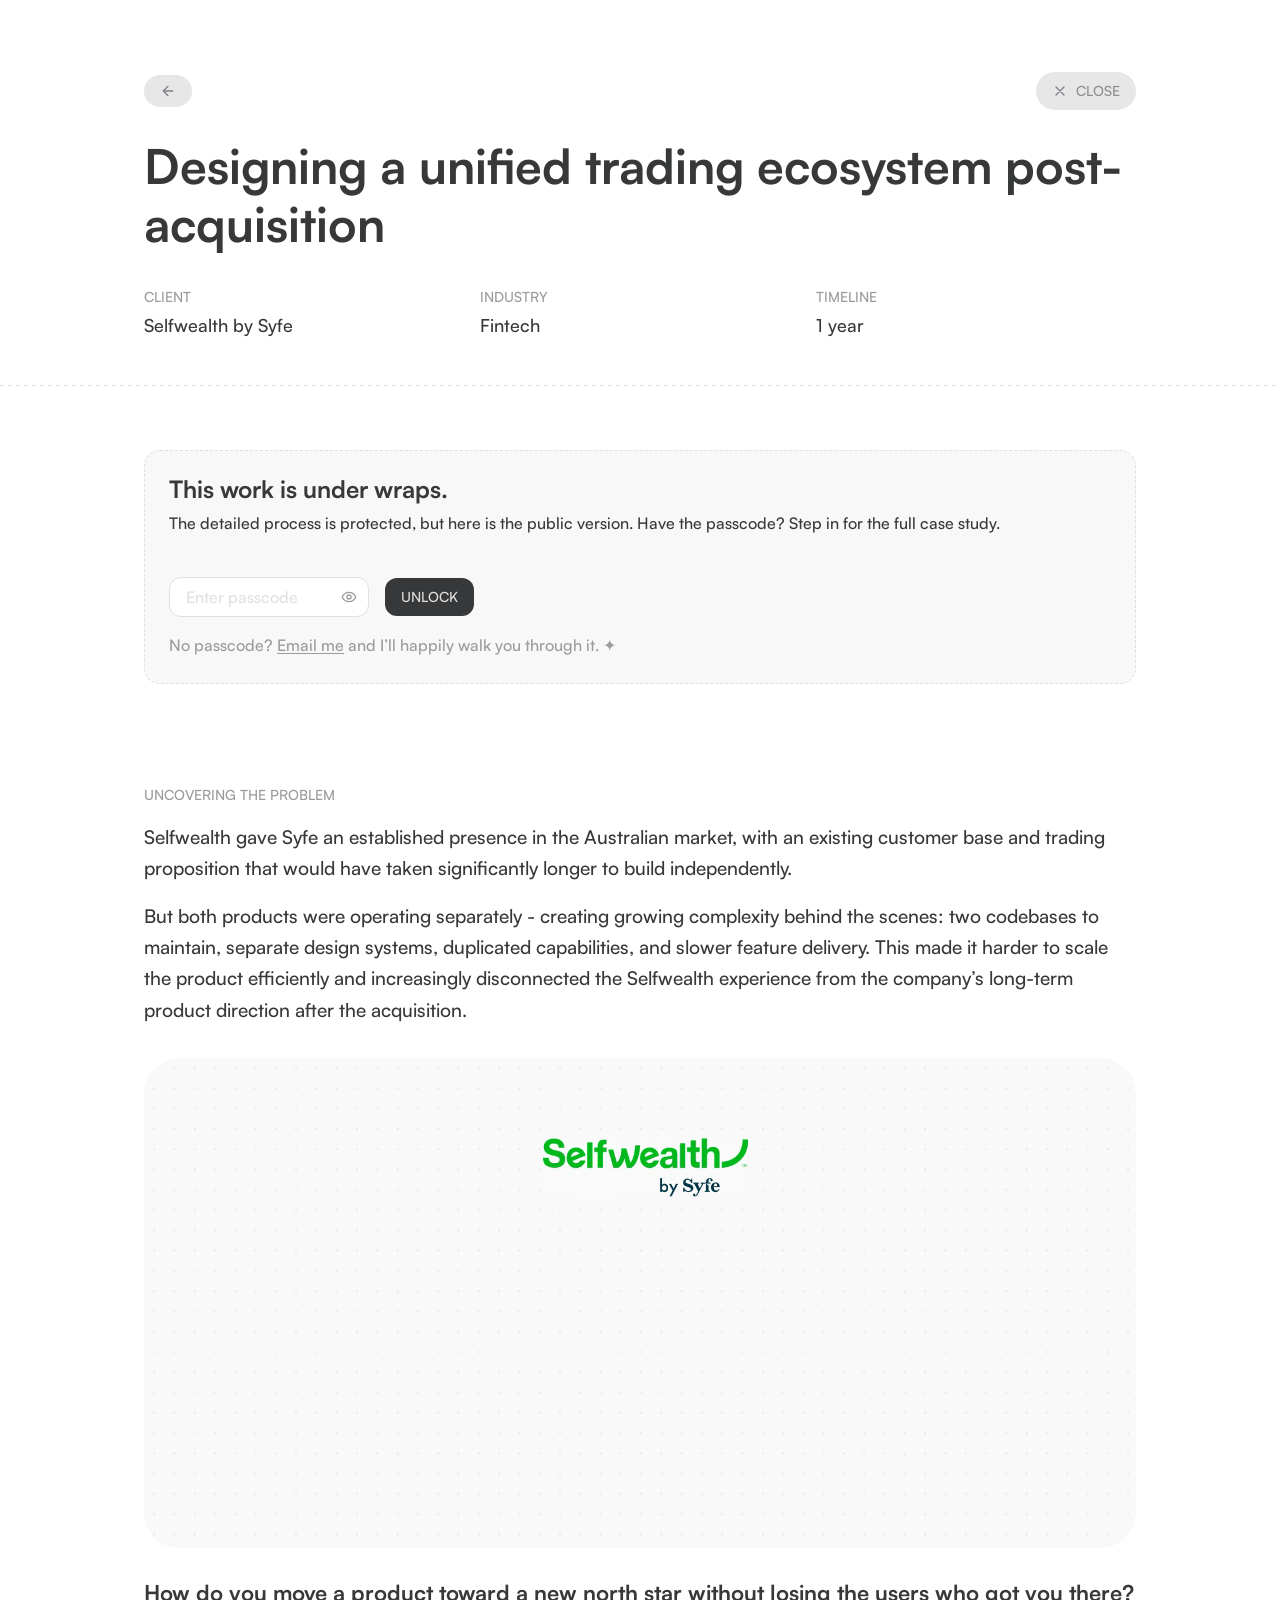
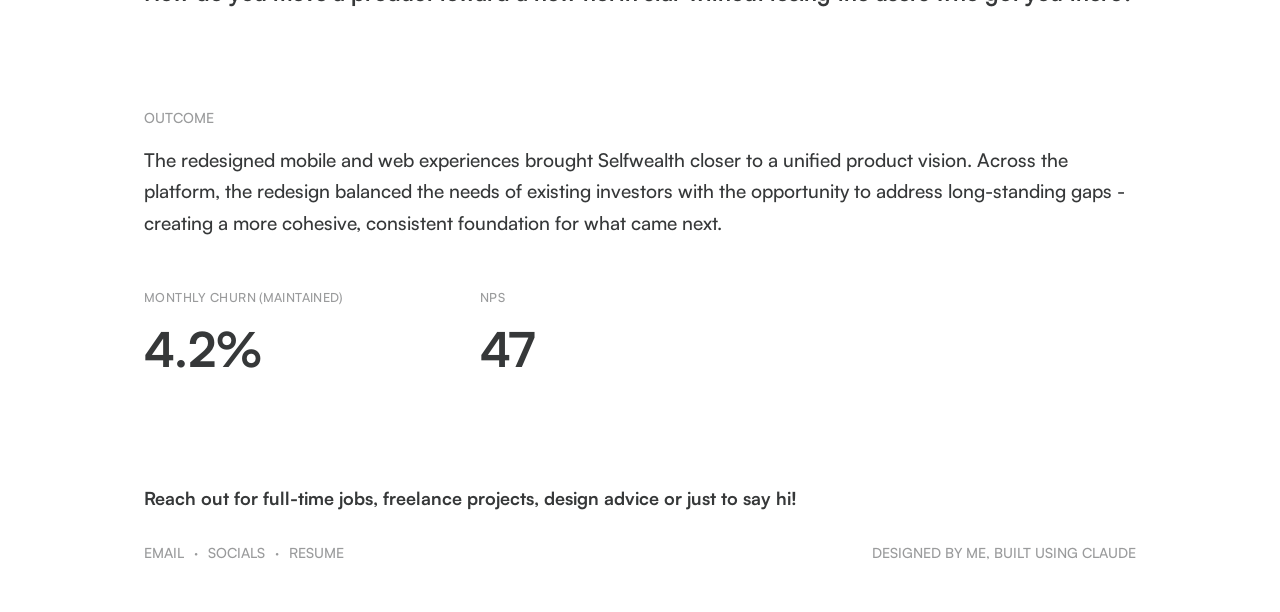
<file: selfwealth.html>
<!DOCTYPE html>
<html lang="en">
<head>
<meta charset="UTF-8">
<meta name="viewport" content="width=device-width, initial-scale=1.0">
<title>Selfwealth - Sumaiya Deshpande</title>
<meta name="description" content="Evolving two trading platforms toward one unified product vision - public summary. The detailed case study is under NDA.">
<meta property="og:type" content="website">
<meta property="og:site_name" content="Sumaiya Deshpande">
<meta property="og:title" content="Selfwealth - Sumaiya Deshpande">
<meta property="og:description" content="Evolving two trading platforms toward one unified product vision - public summary. The detailed case study is under NDA.">
<meta property="og:url" content="https://sumaiya-portfolio-chi.vercel.app/selfwealth.html">
<meta property="og:image" content="https://sumaiya-portfolio-chi.vercel.app/og-image.png">
<meta property="og:image:width" content="2400">
<meta property="og:image:height" content="1260">
<meta property="og:image:alt" content="I design clarity into systems where getting it wrong actually costs something. - Sumaiya Deshpande, Product Designer">
<meta name="twitter:card" content="summary_large_image">
<meta name="twitter:title" content="Selfwealth - Sumaiya Deshpande">
<meta name="twitter:description" content="Evolving two trading platforms toward one unified product vision - public summary. The detailed case study is under NDA.">
<meta name="twitter:image" content="https://sumaiya-portfolio-chi.vercel.app/og-image.png">
<link rel="icon" href="favicon.svg" type="image/svg+xml">
<link rel="icon" href="favicon.ico" sizes="any">
<link rel="apple-touch-icon" href="apple-touch-icon.png">
<link rel="preload" href="fonts/Satoshi-Medium.woff2" as="font" type="font/woff2" crossorigin>
<link rel="preload" href="fonts/Satoshi-Bold.woff2" as="font" type="font/woff2" crossorigin>
<link rel="stylesheet" href="style.css">
<style>
  /* Everything else is shared via .cs-* components in style.css — see the
     "Case study components" block there. Only this page's unique override lives here. */
  .contact-block{ padding: 0; }
</style>
</head>
<body>

<header class="cs-hero">
  <div class="wrap">
    <div class="cs-topbar">
      <a class="cs-back" href="index.html#work" aria-label="Back to selected work">
        <svg width="16" height="16" viewBox="0 0 16 16" fill="none" aria-hidden="true"><path d="M8 3.33333L3.33333 8L8 12.6667M3.33333 8H12.6667" stroke="#7F8188" stroke-width="1.33333" stroke-linecap="round" stroke-linejoin="round"></path></svg>
      </a>
      <a class="cs-close" href="index.html#work">
        <svg width="16" height="16" viewBox="0 0 16 16" fill="none" aria-hidden="true"><path d="M12 4L4 12M4 4L12 12" stroke="#7F8188" stroke-width="1.33333" stroke-linecap="round" stroke-linejoin="round"></path></svg>
        <span class="cs-close-label">Close</span>
      </a>
    </div>

    <h1 class="cs-title">Designing a unified trading ecosystem post-acquisition</h1>

    <div class="cs-meta">
      <div>
        <p class="cs-meta-label">Client</p>
        <p class="cs-meta-value">Selfwealth by Syfe</p>
      </div>
      <div>
        <p class="cs-meta-label">Industry</p>
        <p class="cs-meta-value">Fintech</p>
      </div>
      <div>
        <p class="cs-meta-label">Timeline</p>
        <p class="cs-meta-value">1 year</p>
      </div>
    </div>
  </div>
</header>

<div class="divider"></div>

<main class="cs-main">
  <section class="cs-section cs-section-first">
    <div class="wrap">
      <div class="cs-block">
        <form class="ndagate reveal" id="ndaGate" autocomplete="off">
          <div class="ndagate-intro">
            <p class="ndagate-title">This work is under wraps.</p>
            <p class="ndagate-body">The detailed process is protected, but here is the public version. Have the passcode? Step in for the full case study.</p>
          </div>
          <div class="ndagate-action">
            <div class="ndagate-row">
              <div class="ndagate-input-wrap">
                <input type="password" class="ndagate-input" id="ndaPasscode" placeholder="Enter passcode" aria-label="Enter passcode" autocomplete="off">
                <button type="button" class="ndagate-toggle" id="ndaToggle" aria-label="Show passcode" aria-pressed="false">
                  <svg class="ndagate-toggle-icon-show" width="16" height="16" viewBox="0 0 24 24" fill="none" aria-hidden="true"><path d="M2.062 11.652C1.97866 11.8765 1.97866 12.1235 2.062 12.348C2.8737 14.3161 4.25152 15.999 6.02077 17.1831C7.79003 18.3672 9.87104 18.9994 12 18.9994C14.129 18.9994 16.21 18.3672 17.9792 17.1831C19.7485 15.999 21.1263 14.3161 21.938 12.348C22.0213 12.1235 22.0213 11.8765 21.938 11.652C21.1263 9.68385 19.7485 8.00104 17.9792 6.8169C16.21 5.63276 14.129 5.00062 12 5.00062C9.87104 5.00062 7.79003 5.63276 6.02077 6.8169C4.25152 8.00104 2.8737 9.68385 2.062 11.652Z" stroke="currentColor" stroke-width="2" stroke-linecap="round" stroke-linejoin="round"/><path d="M12 15C13.6569 15 15 13.6569 15 12C15 10.3431 13.6569 9 12 9C10.3431 9 9 10.3431 9 12C9 13.6569 10.3431 15 12 15Z" stroke="currentColor" stroke-width="2" stroke-linecap="round" stroke-linejoin="round"/></svg>
                  <svg class="ndagate-toggle-icon-hide" width="16" height="16" viewBox="0 0 24 24" fill="none" aria-hidden="true"><path d="M15 18L14.278 14.75M2 8C2.74835 10.0508 4.10913 11.8219 5.8979 13.0733C7.68667 14.3247 9.81695 14.9959 12 14.9959C14.1831 14.9959 16.3133 14.3247 18.1021 13.0733C19.8909 11.8219 21.2516 10.0508 22 8M20 15L18.274 12.95M4 15L5.726 12.95M9 18L9.722 14.75" stroke="currentColor" stroke-width="2" stroke-linecap="round" stroke-linejoin="round"/></svg>
                </button>
              </div>
              <button type="submit" class="ndagate-submit">Unlock</button>
            </div>
            <p class="ndagate-error" id="ndaError" role="alert" aria-live="polite">That passcode isn&rsquo;t right - try again, or reach out below.</p>
            <p class="ndagate-hint">No passcode? <a href="mailto:sumaiyadeshpande@gmail.com?subject=Selfwealth%20case%20study%20passcode">Email me</a> and I&rsquo;ll happily walk you through it. ✦</p>
          </div>
        </form>
      </div>

      <div class="cs-block">
        <p class="eyebrow cs-eyebrow">Uncovering the problem</p>
        <p class="cs-lede">Selfwealth gave Syfe an established presence in the Australian market, with an existing customer base and trading proposition that would have taken significantly longer to build independently.</p>
        <p class="cs-lede">But both products were operating separately - creating growing complexity behind the scenes: two codebases to maintain, separate design systems, duplicated capabilities, and slower feature delivery. This made it harder to scale the product efficiently and increasingly disconnected the Selfwealth experience from the company&rsquo;s long-term product direction after the acquisition.</p>

        <video class="scroll-video reveal" style="margin-top: 32px;" src="videos/selfwealth-intro-animation.webm" muted loop playsinline preload="metadata" aria-label="Animated diagram: Selfwealth and Syfe merging into a unified experience, expanded value, faster time to market, platform consolidation, and operational efficiency"></video>

        <p class="cs-hmw reveal">How do you move a product toward a new north star without losing the users who got you there?</p>
      </div>

      <div class="cs-block">
        <p class="eyebrow cs-eyebrow">Outcome</p>
        <p class="cs-lede">The redesigned mobile and web experiences brought Selfwealth closer to a unified product vision. Across the platform, the redesign balanced the needs of existing investors with the opportunity to address long-standing gaps - creating a more cohesive, consistent foundation for what came next.</p>

        <div class="outcome-stats reveal" style="margin-top: 48px;">
          <div>
            <p class="outcome-stat-label">Monthly churn (maintained)</p>
            <p class="outcome-stat-value">4.2%</p>
          </div>
          <div>
            <p class="outcome-stat-label">NPS</p>
            <p class="outcome-stat-value">47</p>
          </div>
        </div>
      </div>
    </div>
  </section>

  <section class="contact-block">
    <div class="wrap">
      <p class="contact-heading reveal">Reach out for full-time jobs, freelance projects, design advice or just to say hi!</p>
    </div>
  </section>
</main>

<footer class="site-footer">
  <div class="wrap">
    <ul class="footer-links">
      <li><a href="mailto:sumaiyadeshpande@gmail.com">Email</a></li>
      <li>·</li>
      <li><a href="https://www.linkedin.com/in/sumaiyadeshpande" target="_blank" rel="noopener">Socials</a></li>
      <li>·</li>
      <li><a href="resume.pdf" target="_blank" rel="noopener">Resume</a></li>
    </ul>
    <p class="footer-note">Designed by me, built using Claude</p>
  </div>
</footer>

<script src="script.js"></script>
</body>
</html>
</file>
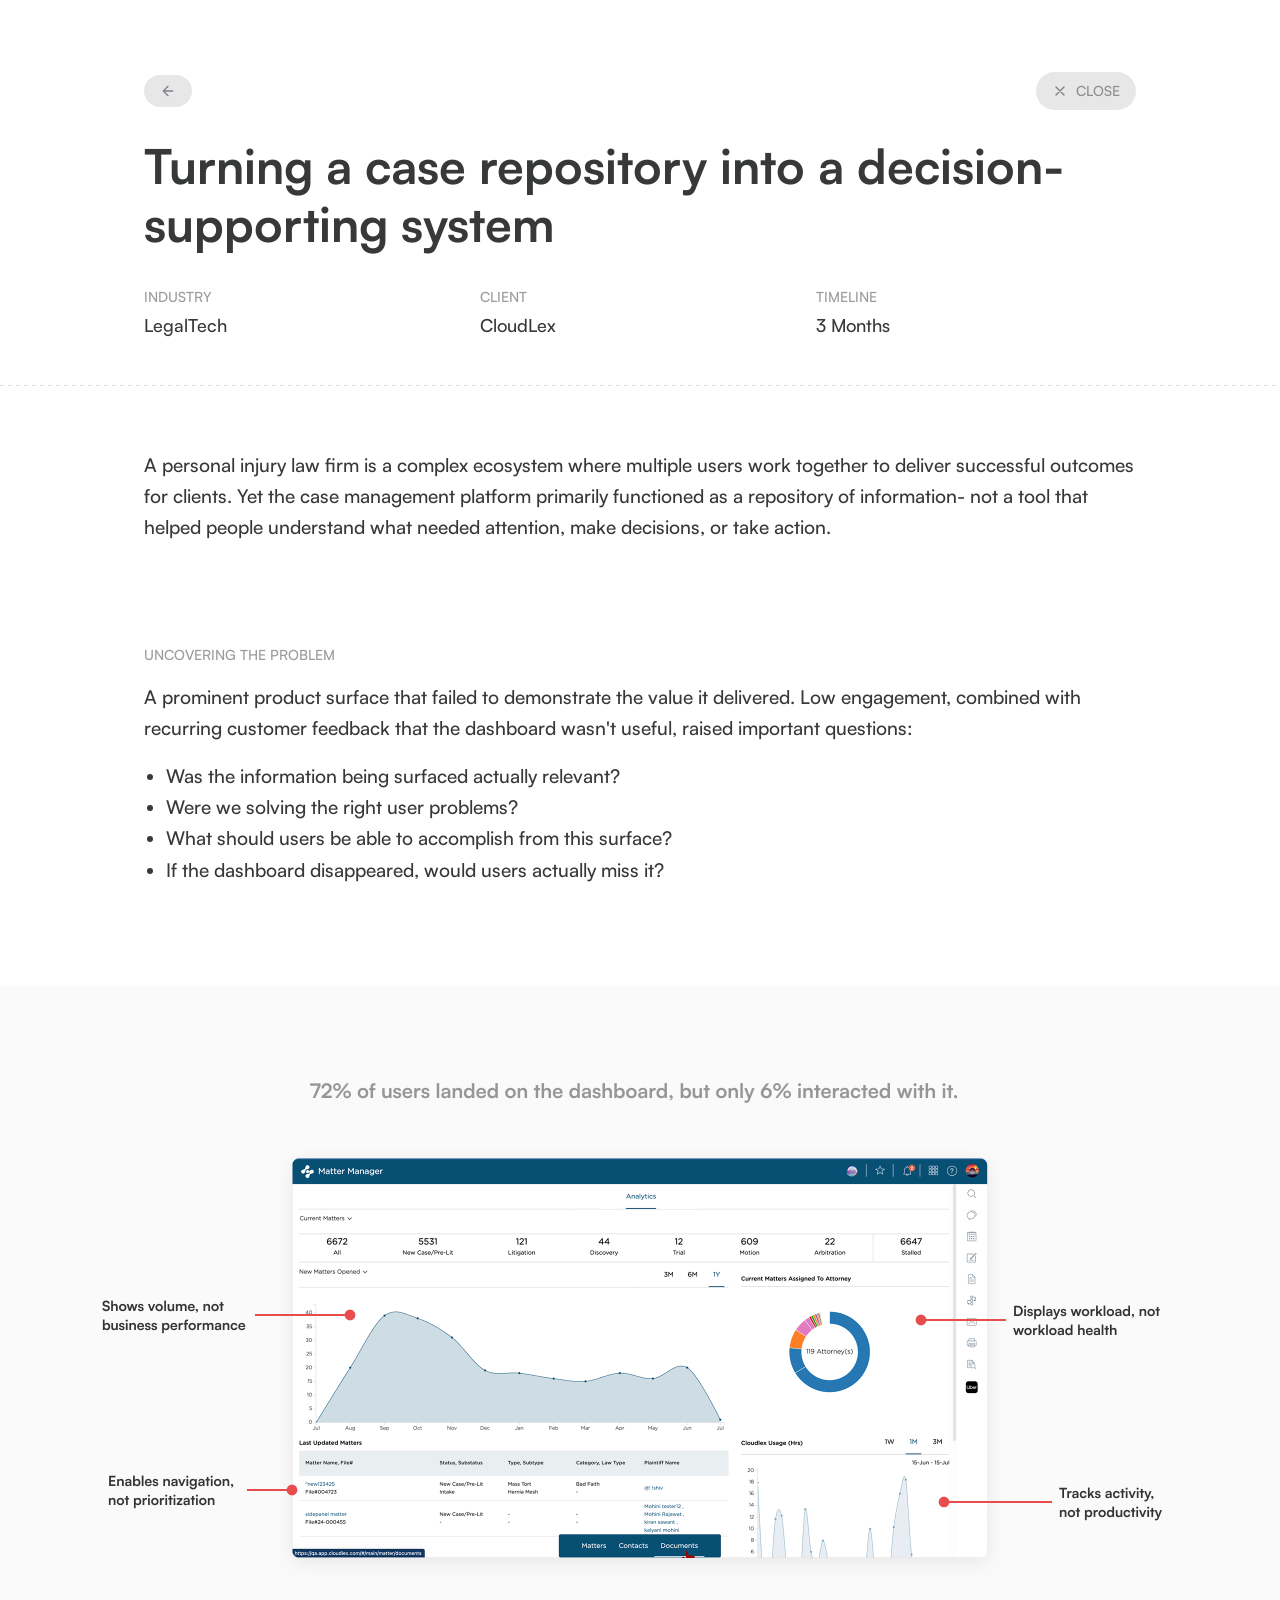
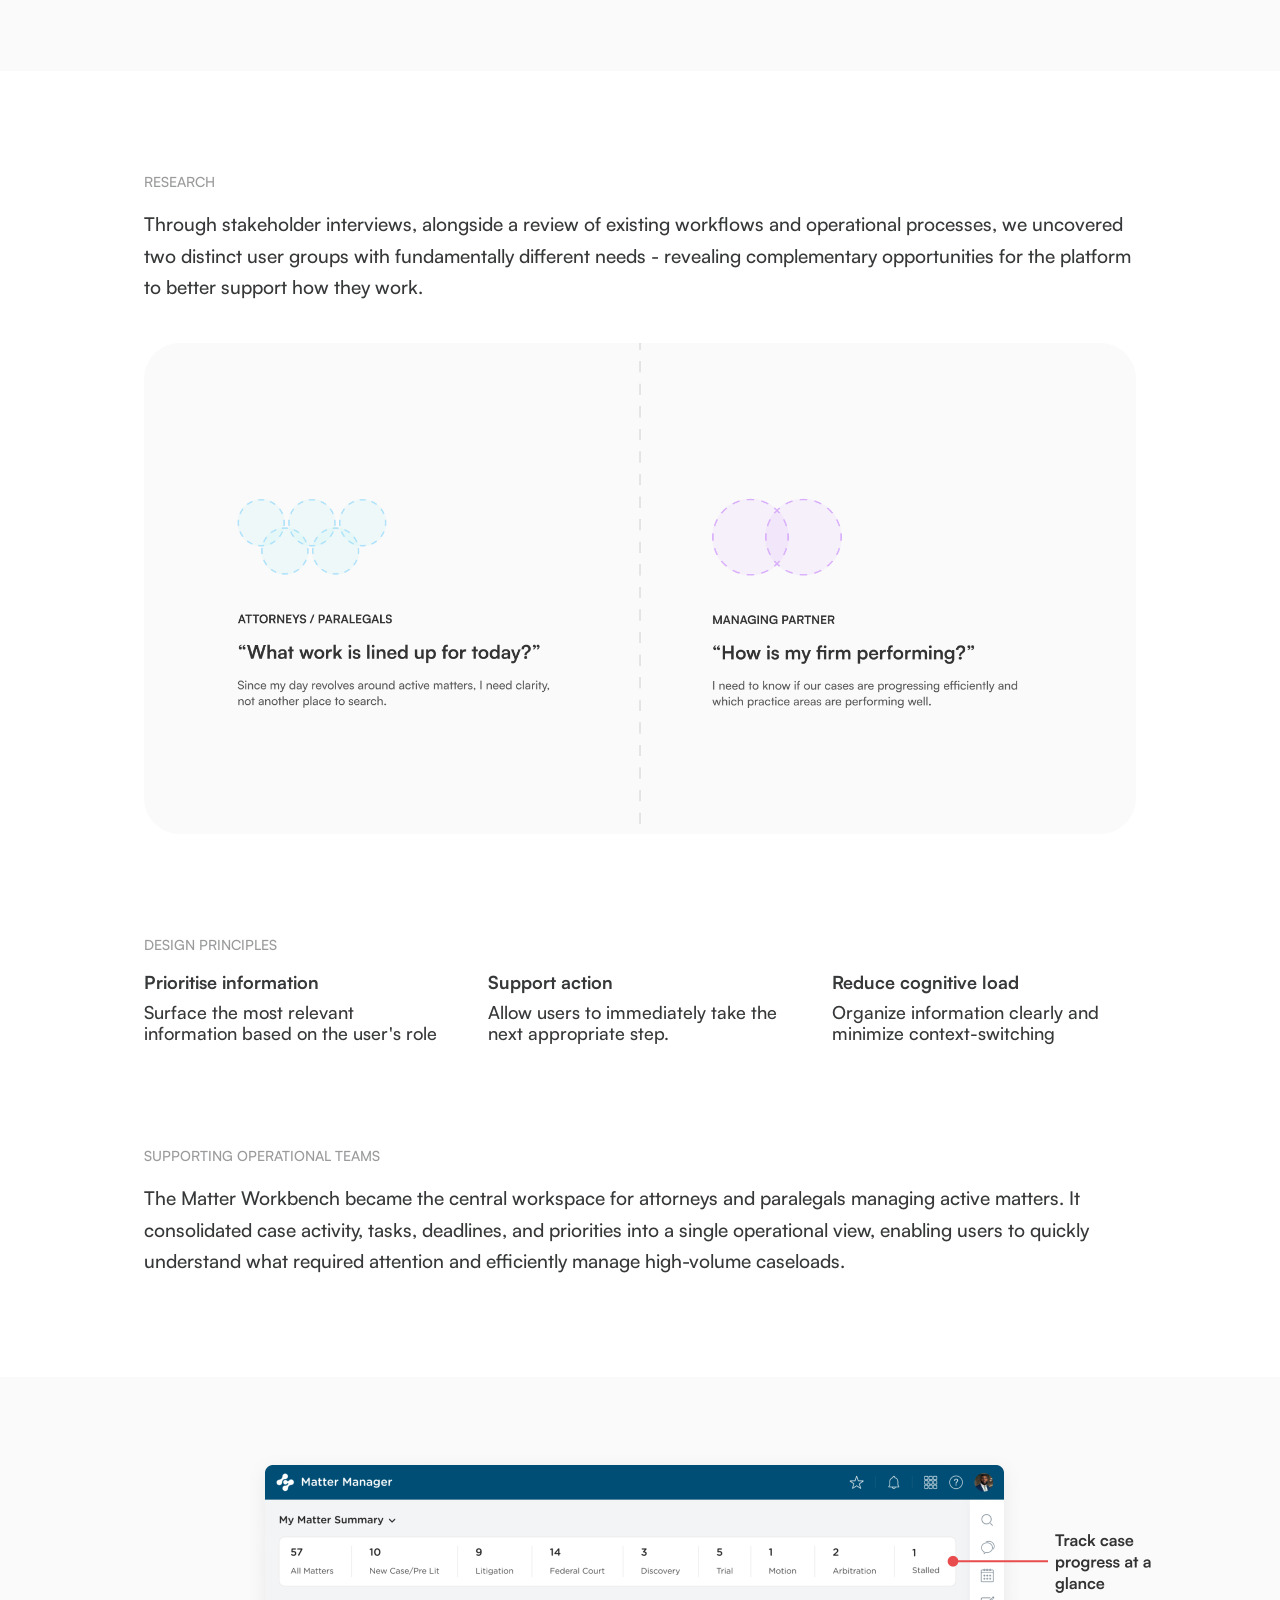
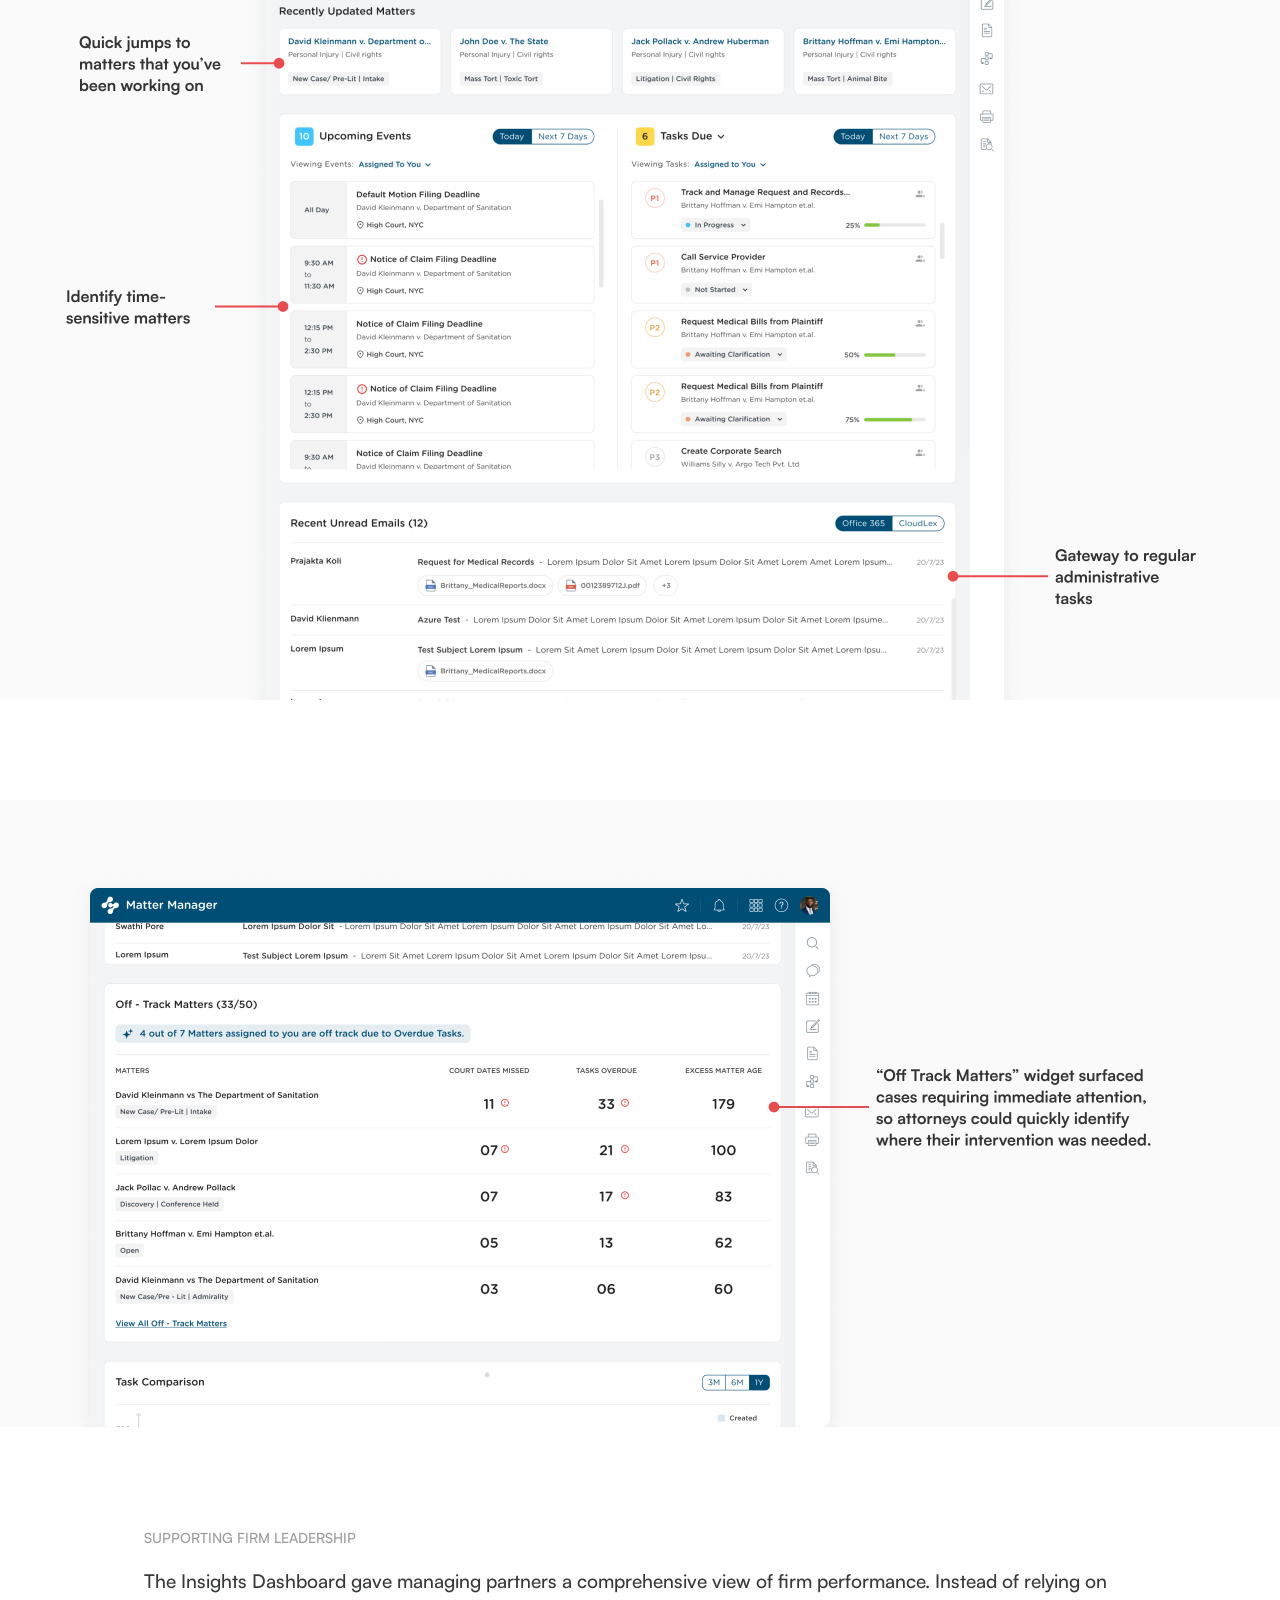
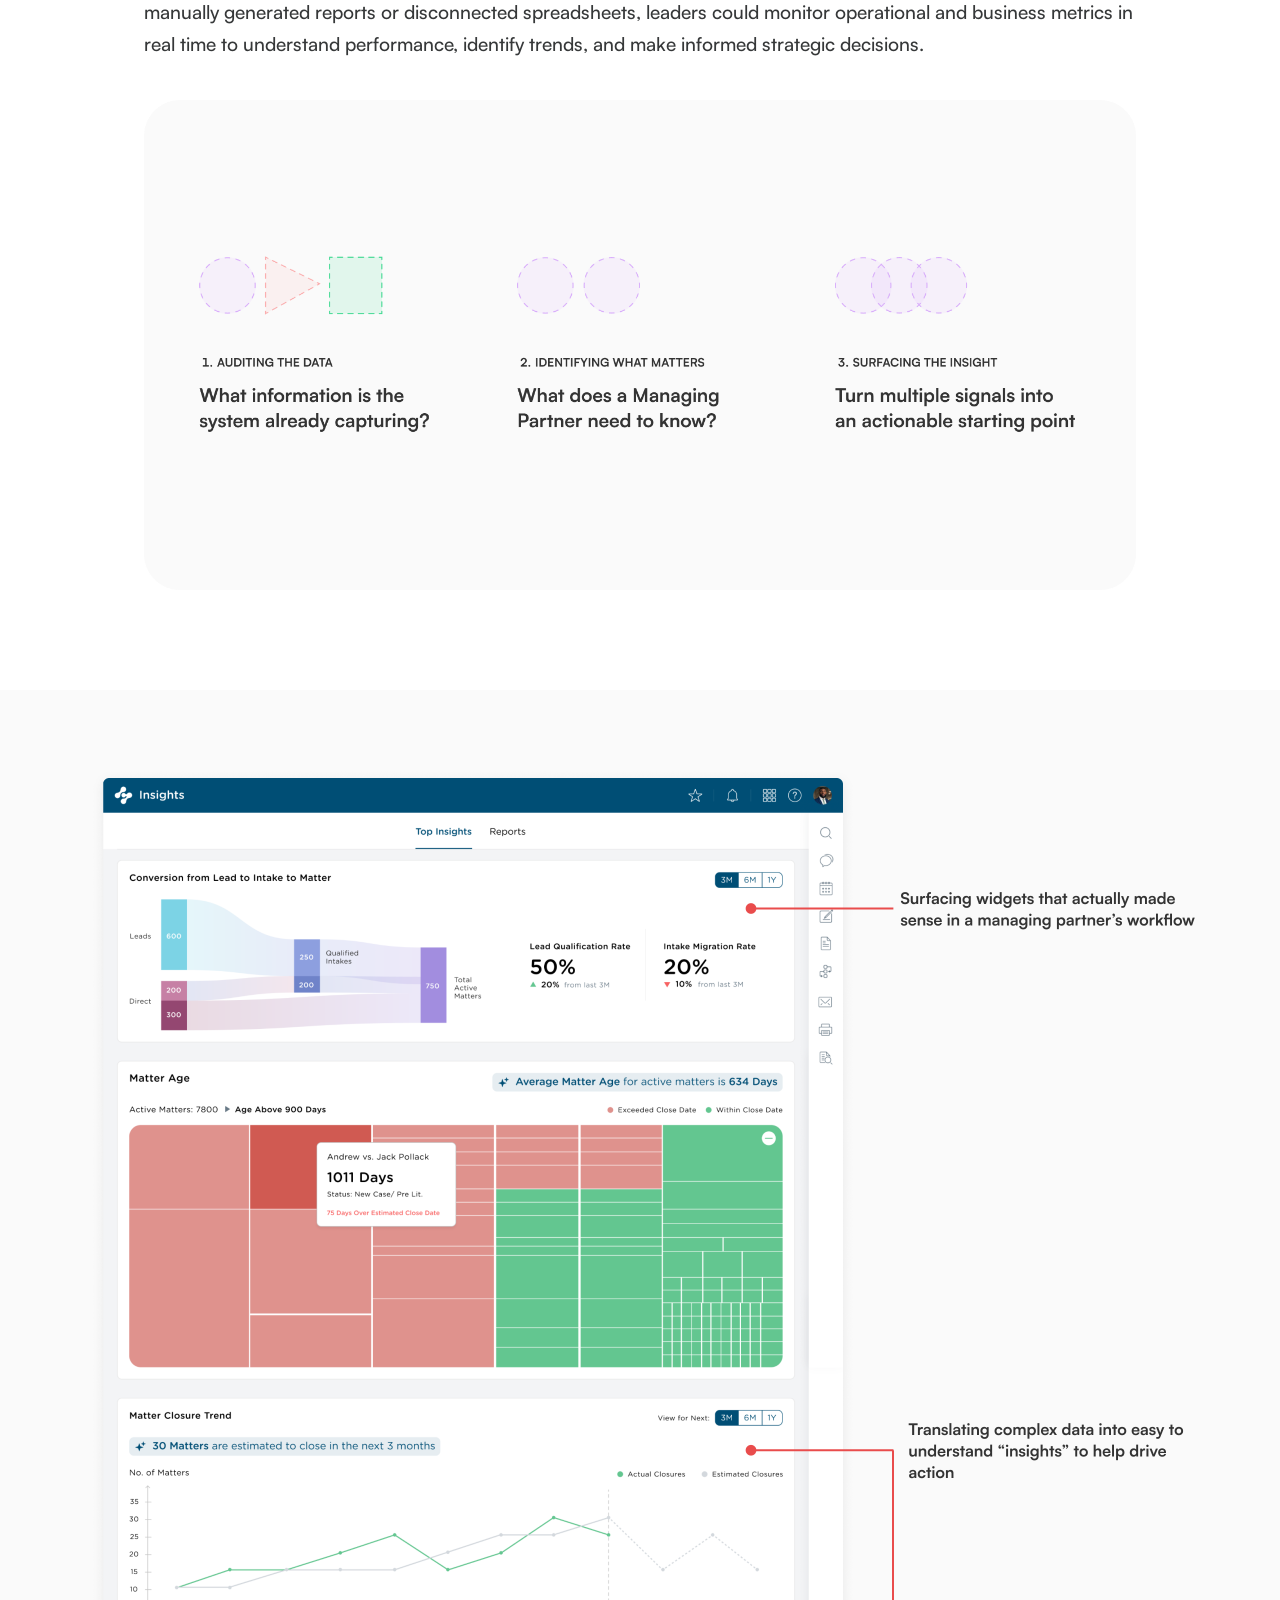
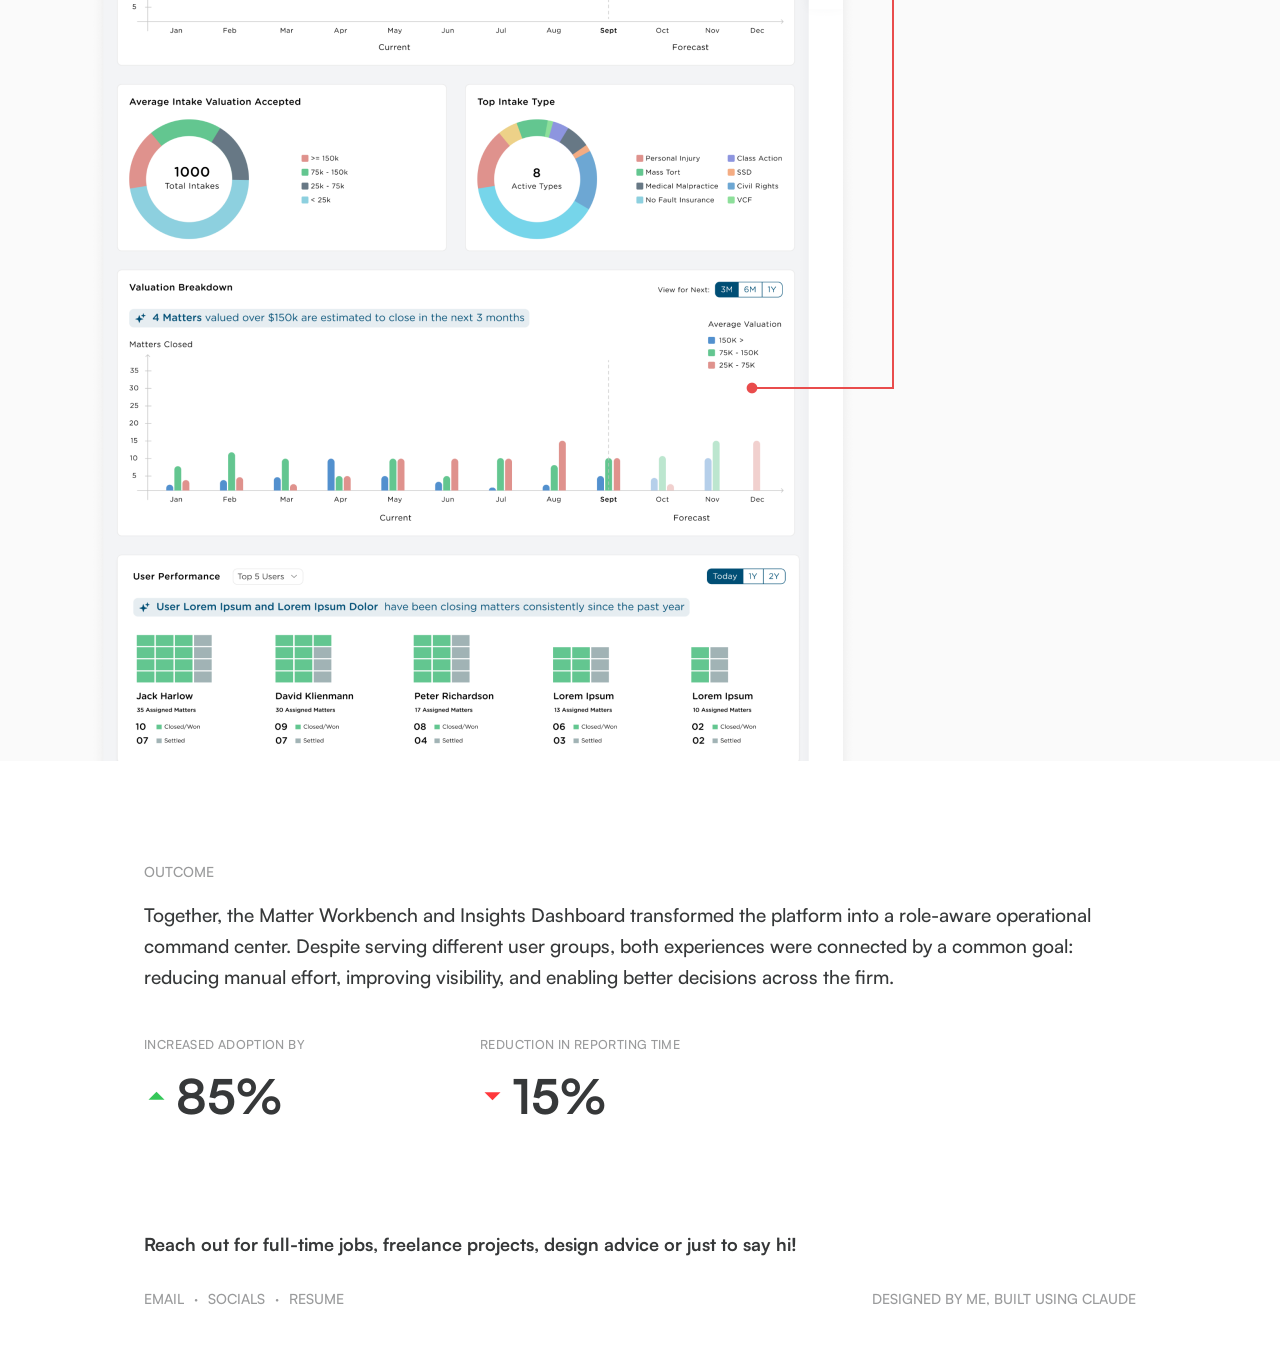
<file: work-cloudlex.html>
<!DOCTYPE html>
<html lang="en">
<head>
<meta charset="UTF-8">
<meta name="viewport" content="width=device-width, initial-scale=1.0">
<title>CloudLex - Sumaiya Deshpande</title>
<meta name="description" content="Turning a case repository into a decision-supporting system - CloudLex case study.">
<meta property="og:type" content="website">
<meta property="og:site_name" content="Sumaiya Deshpande">
<meta property="og:title" content="CloudLex - Sumaiya Deshpande">
<meta property="og:description" content="Turning a case repository into a decision-supporting system - CloudLex case study.">
<meta property="og:url" content="https://sumaiya-portfolio-chi.vercel.app/work-cloudlex.html">
<meta property="og:image" content="https://sumaiya-portfolio-chi.vercel.app/og-image.png">
<meta property="og:image:width" content="2400">
<meta property="og:image:height" content="1260">
<meta property="og:image:alt" content="I design clarity into systems where getting it wrong actually costs something. - Sumaiya Deshpande, Product Designer">
<meta name="twitter:card" content="summary_large_image">
<meta name="twitter:title" content="CloudLex - Sumaiya Deshpande">
<meta name="twitter:description" content="Turning a case repository into a decision-supporting system - CloudLex case study.">
<meta name="twitter:image" content="https://sumaiya-portfolio-chi.vercel.app/og-image.png">
<link rel="icon" href="favicon.svg" type="image/svg+xml">
<link rel="icon" href="favicon.ico" sizes="any">
<link rel="apple-touch-icon" href="apple-touch-icon.png">
<link rel="preload" href="fonts/Satoshi-Medium.woff2" as="font" type="font/woff2" crossorigin>
<link rel="preload" href="fonts/Satoshi-Bold.woff2" as="font" type="font/woff2" crossorigin>
<link rel="stylesheet" href="style.css">
<style>
  /* Everything else is shared via .cs-* components in style.css — see the
     "Case study components" block there. Only this page's unique override lives here. */
  .contact-block{ padding: 0; }
</style>
</head>
<body>

<header class="cs-hero">
  <div class="wrap">
    <div class="cs-topbar">
      <a class="cs-back" href="index.html#work" aria-label="Back to selected work">
        <svg width="16" height="16" viewBox="0 0 16 16" fill="none" aria-hidden="true"><path d="M8 3.33333L3.33333 8L8 12.6667M3.33333 8H12.6667" stroke="#7F8188" stroke-width="1.33333" stroke-linecap="round" stroke-linejoin="round"></path></svg>
      </a>
      <a class="cs-close" href="index.html#work">
        <svg width="16" height="16" viewBox="0 0 16 16" fill="none" aria-hidden="true"><path d="M12 4L4 12M4 4L12 12" stroke="#7F8188" stroke-width="1.33333" stroke-linecap="round" stroke-linejoin="round"></path></svg>
        <span class="cs-close-label">Close</span>
      </a>
    </div>

    <h1 class="cs-title">Turning a case repository into a decision-supporting system</h1>

    <div class="cs-meta">
      <div>
        <p class="cs-meta-label">Industry</p>
        <p class="cs-meta-value">LegalTech</p>
      </div>
      <div>
        <p class="cs-meta-label">Client</p>
        <p class="cs-meta-value">CloudLex</p>
      </div>
      <div>
        <p class="cs-meta-label">Timeline</p>
        <p class="cs-meta-value">3 Months</p>
      </div>
    </div>
  </div>
</header>

<div class="divider"></div>

<main class="cs-main">
  <section class="cs-section cs-section-first">
    <div class="wrap">
      <div class="cs-block">
        <p class="cs-lede">A personal injury law firm is a complex ecosystem where multiple users work together to deliver successful outcomes for clients. Yet the case management platform primarily functioned as a repository of information- not a tool that helped people understand what needed attention, make decisions, or take action.</p>
      </div>

      <div class="cs-block">
        <p class="eyebrow cs-eyebrow">Uncovering the problem</p>
        <p class="cs-lede">A prominent product surface that failed to demonstrate the value it delivered. Low engagement, combined with recurring customer feedback that the dashboard wasn't useful, raised important questions:</p>
        <ul class="cs-list reveal">
          <li>Was the information being surfaced actually relevant?</li>
          <li>Were we solving the right user problems?</li>
          <li>What should users be able to accomplish from this surface?</li>
          <li>If the dashboard disappeared, would users actually miss it?</li>
        </ul>
      </div>
    </div>
  </section>

  <div class="cs-fullbleed">
    <img class="cs-diagram-img reveal" src="images/cloudlex/old-matter-dashboard.png" alt="72% of users landed on the old dashboard, but only 6% interacted with it. Annotated: shows volume, not business performance; enables navigation, not prioritization; displays workload, not workload health; tracks activity, not productivity.">
  </div>

  <section class="cs-section">
    <div class="wrap">
      <div class="cs-block">
        <p class="eyebrow cs-eyebrow">Research</p>
        <p class="cs-lede">Through stakeholder interviews, alongside a review of existing workflows and operational processes, we uncovered two distinct user groups with fundamentally different needs - revealing complementary opportunities for the platform to better support how they work.</p>

        <img class="cs-diagram-img reveal" src="images/cloudlex/user-groups.png" alt="Two user personas. Attorneys and Paralegals ask: What work is lined up for today? Since my day revolves around active matters, I need clarity, not another place to search. Managing Partner asks: How is my firm performing? I need to know if our cases are progressing efficiently and which practice areas are performing well.">
      </div>

      <div class="cs-block">
        <p class="eyebrow cs-eyebrow">Design principles</p>
        <div class="principles-grid reveal">
          <div>
            <p class="principle-title">Prioritise information</p>
            <p class="principle-desc">Surface the most relevant information based on the user's role</p>
          </div>
          <div>
            <p class="principle-title">Support action</p>
            <p class="principle-desc">Allow users to immediately take the next appropriate step.</p>
          </div>
          <div>
            <p class="principle-title">Reduce cognitive load</p>
            <p class="principle-desc">Organize information clearly and minimize context-switching</p>
          </div>
        </div>
      </div>
    </div>
  </section>

  <section class="cs-section">
    <div class="wrap">
      <p class="eyebrow cs-eyebrow">Supporting operational teams</p>
      <p class="cs-lede">The Matter Workbench became the central workspace for attorneys and paralegals managing active matters. It consolidated case activity, tasks, deadlines, and priorities into a single operational view, enabling users to quickly understand what required attention and efficiently manage high-volume caseloads.</p>
    </div>
  </section>

  <div class="cs-fullbleed">
    <img class="cs-diagram-img reveal" src="images/cloudlex/matter-workbench-overview.png" alt="Matter Workbench overview showing matter summary, upcoming events, and tasks due, annotated: Track case progress at a glance; Quick jumps to matters that you've been working on; Identify time-sensitive matters; Gateway to regular administrative tasks.">
  </div>

  <div class="cs-fullbleed">
    <img class="cs-diagram-img reveal" src="images/cloudlex/off-track-matters.png" alt="Off-Track Matters table highlighting cases with missed court dates and overdue tasks, annotated: &ldquo;Off Track Matters&rdquo; widget surfaced cases requiring immediate attention, so attorneys could quickly identify where intervention was needed.">
  </div>

  <section class="cs-section">
    <div class="wrap">
      <p class="eyebrow cs-eyebrow">Supporting firm leadership</p>
      <p class="cs-lede">The Insights Dashboard gave managing partners a comprehensive view of firm performance. Instead of relying on manually generated reports or disconnected spreadsheets, leaders could monitor operational and business metrics in real time to understand performance, identify trends, and make informed strategic decisions.</p>

      <img class="cs-diagram-img reveal" src="images/cloudlex/supporting-firm-leadership.png" alt="Three-step process. 1. Auditing the data: What information is the system already capturing? 2. Identifying what matters: What does a Managing Partner need to know? 3. Surfacing the insight: Turn multiple signals into an actionable starting point.">
    </div>
  </section>

  <div class="cs-fullbleed">
    <img class="cs-diagram-img reveal" src="images/cloudlex/insights-dashboard.png" alt="Insights Dashboard showing lead-to-matter conversion, matter age, and matter closure trend, annotated: Surfacing widgets that actually made sense in a managing partner's workflow; Translating complex data into easy to understand &ldquo;insights&rdquo; to help drive action.">
  </div>

  <section class="cs-section">
    <div class="wrap">
      <p class="eyebrow cs-eyebrow">Outcome</p>
      <p class="cs-lede">Together, the Matter Workbench and Insights Dashboard transformed the platform into a role-aware operational command center. Despite serving different user groups, both experiences were connected by a common goal: reducing manual effort, improving visibility, and enabling better decisions across the firm.</p>

      <div class="outcome-stats reveal">
        <div>
          <p class="outcome-stat-label">Increased adoption by</p>
          <div class="outcome-stat-row">
            <svg class="outcome-stat-icon" viewBox="0 0 24 24" fill="none" aria-hidden="true"><path d="M12.5 7.75L4.5 15.75H20.5L12.5 7.75Z" fill="#34C759"/></svg>
            <p class="outcome-stat-value">85%</p>
          </div>
        </div>
        <div>
          <p class="outcome-stat-label">Reduction in reporting time</p>
          <div class="outcome-stat-row">
            <svg class="outcome-stat-icon outcome-stat-icon--down" viewBox="0 0 24 24" fill="none" aria-hidden="true"><path d="M12.5 7.75L4.5 15.75H20.5L12.5 7.75Z" fill="#FF383C"/></svg>
            <p class="outcome-stat-value">15%</p>
          </div>
        </div>
      </div>
    </div>
  </section>

  <section class="contact-block">
    <div class="wrap">
      <p class="contact-heading reveal">Reach out for full-time jobs, freelance projects, design advice or just to say hi!</p>
    </div>
  </section>
</main>

<footer class="site-footer">
  <div class="wrap">
    <ul class="footer-links">
      <li><a href="mailto:sumaiyadeshpande@gmail.com">Email</a></li>
      <li>·</li>
      <li><a href="https://www.linkedin.com/in/sumaiyadeshpande" target="_blank" rel="noopener">Socials</a></li>
      <li>·</li>
      <li><a href="resume.pdf" target="_blank" rel="noopener">Resume</a></li>
    </ul>
    <p class="footer-note">Designed by me, built using Claude</p>
  </div>
</footer>

<script src="script.js"></script>
</body>
</html>
</file>
<file: style.css>
/* Hallmark · pre-emit critique: P5 H4 E4 S5 R4 V4
 * theme: custom (neutral grey accent, dashed-pill nav — see audit note below)
 * macrostructure: index = Dashed-pill Nav + Marquee Hero (inline morph blob) + Editorial Work Rail + About + Contact CTA + Footer
 *                  work-cloudlex, recordxtract = Case Study Long-form (shared .cs-* components) · beliefs = Numbered Manifesto
 * audit note: original stamp claimed a "tan accent" source screenshot; shipped tokens were neutral grey.
 *             Resolved 2026-09-06 against updated Figma spec (node 341-8665): accent is blue (#1261FE), not tan.
 * tokens locked below — no inline hex/rgb permitted outside this block. Case-study palette lives in its own
 * block below so every case study (CloudLex, RecordXtract, and future ones) draws from the same system.
 */
/* font-display:optional (not swap): with swap, a cold load briefly renders the fallback
   system font then snaps to Satoshi mid-paint the instant it lands, and since that timing
   depends on cache/network state, the page visibly renders "differently" run to run. These
   are small self-hosted woff2s (~24-28KB) now preloaded in every page's <head>, so they're
   normally ready before first paint — optional tells the browser to wait one short frame for
   that already-in-flight font and skip it (staying on the fallback for that render entirely)
   rather than swap partway through, trading a rare fallback-font render for a consistent one. */
@font-face{ font-family:'Satoshi'; src:url('fonts/Satoshi-Regular.woff2') format('woff2'); font-weight:400; font-style:normal; font-display:optional; }
@font-face{ font-family:'Satoshi'; src:url('fonts/Satoshi-Medium.woff2') format('woff2'); font-weight:500; font-style:normal; font-display:optional; }
@font-face{ font-family:'Satoshi'; src:url('fonts/Satoshi-Bold.woff2') format('woff2'); font-weight:700; font-style:normal; font-display:optional; }
@font-face{ font-family:'Satoshi'; src:url('fonts/Satoshi-Black.woff2') format('woff2'); font-weight:900; font-style:normal; font-display:optional; }

:root{
  --paper: #FFFFFF;
  --paper-raised: #FFFFFF;
  --placeholder-bg: #D9D9D9;
  --ink: #363839;
  --ink-secondary: #6B6C6D;
  --ink-muted: #9A9B9C;
  --accent: #1261FE;
  --accent-soft: #EFEFEE;
  --accent-ink: #6B6C6D;
  --line: #E0E0E0;
  --line-strong: #D2D2D0;

  --font-display: 'Satoshi', -apple-system, sans-serif;
  --font-mono: 'IBM Plex Mono', ui-monospace, 'SF Mono', Menlo, monospace;
  --font-sans: 'Satoshi', -apple-system, BlinkMacSystemFont, 'Segoe UI', sans-serif;

  --container: 1120px;
  --gutter: clamp(24px, 5vw, 64px);
  --dur: 0.4s;
  --ease: cubic-bezier(0.22, 1, 0.36, 1);

  --sp-1: 8px;
  --sp-2: 16px;
  --sp-3: 24px;
  --sp-4: 32px;
  --sp-5: 48px;
  --sp-6: 64px;
  --sp-7: 108px;
  --sp-8: 150px;

  /* ---- Case-study palette (shared across every long-form case study) ---- */
  --case-navy: #2B3A67;
  --case-band-bg: #FAFAFA;
  --case-gap: 100px;

  --case-blue-bg: #EAF5FA;
  --case-blue-border: #8FC7E0;
  --case-purple-bg: #F5EEFC;
  --case-purple-border: #C9A9EA;
  --case-cyan-bg: #EFF8F8;
  --case-cyan-border: #94CDE9;

  --case-mint: #97DBB6;
  --case-mint-soft: #EAF5F0;
  --case-mint-border: #8FCBAE;
  --case-coral: #F49C9C;
  --case-coral-soft: #FBE7E7;
  --case-coral-border: #E8A3A3;

  --case-role-blue: #B4E6FD;
  --case-role-purple: #D7ABFF;
  --case-role-grey: #D5D5D5;
  --case-role-tan: #ECD5A5;
  --case-role-teal: #9CDDE6;

  /* Problem-flagging callouts: solid tint, no border — distinct from the dashed
     "solution" callouts, so a reader can tell at a glance which kind they're looking at. */
  --case-problem-bg: rgba(232,62,65,.25);
  --case-problem-line: rgba(232,62,65,.4);

  /* ---- Status / media (hero intro blob) ---- */
  --status-online: #3AA76D;
  --video-dark: #14212B;
}

/* ---- Mobile spacing scale ----
   The larger section-rhythm tokens (--sp-5 through --sp-8, plus --case-gap) were desktop-only
   values with no mobile reduction anywhere in the site, so a 375px-wide phone stacked the same
   64-150px gaps as a 1440px desktop — a lot of empty scrolling between sections. Roughly halves
   the larger tokens under 640px; --sp-1 through --sp-3 stay as-is since they're already tight
   enough not to need it. */
@media (max-width: 640px){
  :root{
    --sp-4: 24px;
    --sp-5: 32px;
    --sp-6: 40px;
    --sp-7: 56px;
    --sp-8: 80px;
    --case-gap: 56px;
  }
  /* Case-study body copy (.cs-lede/.cs-list at a fixed 19px, .cs-meta-value at 18px) had
     the same no-mobile-override gap as the title above — scaled down a notch so paragraphs
     don't run as large on a phone as they do on a 1440px screen. */
  .cs-lede, .cs-list{ font-size: 17px; }
  .cs-meta-value{ font-size: 16px; }
}

*{ box-sizing: border-box; }
html{ scroll-behavior: smooth; overflow-x: clip; }
body{ overflow-x: clip; }
@media (prefers-reduced-motion: reduce){
  html{ scroll-behavior: auto; }
  *{ animation-duration: 0.01ms !important; animation-iteration-count: 1 !important; transition-duration: 0.01ms !important; scroll-behavior: auto !important; }
}

body{
  margin: 0;
  background: var(--paper);
  color: var(--ink);
  font-family: var(--font-sans);
  font-weight: 400;
  font-size: 16px;
  line-height: 1.6;
  -webkit-font-smoothing: antialiased;
}

a{ color: inherit; text-decoration: none; }
img{ max-width: 100%; display: block; }
button{ font-family: inherit; cursor: pointer; }

::selection{ background: var(--accent); color: var(--paper); }

:focus-visible{
  outline: 2px solid var(--accent);
  outline-offset: 3px;
}

.wrap{
  max-width: var(--container);
  margin: 0 auto;
  padding: 0 var(--gutter);
}

/* ---------- Type ---------- */
.mono{ font-family: var(--font-mono); }
/* Exact spec pulled via get_design_context on node 420:1016 (2026-09-12), checked globally:
   Satoshi Medium, 14px, no letter-spacing, ink at 50% opacity (== var(--ink-muted), confirmed
   equivalent) — was shipped at 13px with 0.02em tracking. This is the single spec for every
   eyebrow site-wide; the special-cased 14px/Regular/no-tracking override that used to exist for
   "Design principles"/"Learnings" headings (based on an earlier, narrower Figma reading) is
   removed below in favor of this one uniform rule. */
.eyebrow{
  font-family: var(--font-sans);
  font-weight: 500;
  font-size: 14px;
  letter-spacing: normal;
  color: var(--ink-muted);
  text-transform: uppercase;
}
h1,h2,h3{ margin: 0; font-weight: 700; font-family: var(--font-display); overflow-wrap: anywhere; min-width: 0; }
p{ margin: 0; }

/* ---------- Nav ----------
   Icon-only pill, right-aligned, pulled exactly via get_design_context on node 360:3874
   (2026-09-06) — logo left, pill right. No box-shadow (none in spec). Icons are Lucide
   briefcase-business/user-round/brain/file-text (NOT receipt-text — corrected from an
   earlier guess), 16x16, stroke #7F8188 baked into each asset. */
.site-nav-inner{
  display: flex;
  align-items: center;
  justify-content: space-between;
  padding: 20px var(--gutter);
}
.site-logo{
  display: inline-flex;
  flex-shrink: 0;
  width: 32px;
  height: 32px;
}
.site-logo svg{ width: 100%; height: 100%; display: block; }
.nav-pill{
  display: inline-flex;
  align-items: center;
  gap: 16px;
  padding: 8px 16px;
  border-radius: 999px;
  background: #E7E7E7;
}
.nav-pill a{
  display: inline-flex;
  transition: opacity var(--dur) var(--ease);
}
.nav-pill a:hover{ opacity: 0.6; }
.nav-pill svg{ width: 16px; height: 16px; display: block; }

/* ---------- Buttons / tags ---------- */
.tag{
  display: inline-flex;
  align-items: center;
  gap: 6px;
  font-family: var(--font-sans);
  font-weight: 500;
  font-size: 12px;
  padding: 5px 12px;
  border-radius: 100px;
  background: var(--accent-soft);
  color: var(--accent-ink);
}
.tag--muted{
  background: transparent;
  border: 1px solid var(--line-strong);
  color: var(--ink-secondary);
}
.btn{
  display: inline-flex;
  align-items: center;
  gap: 8px;
  font-family: var(--font-sans);
  font-weight: 700;
  font-size: 14px;
  color: var(--ink);
  border: 1px solid var(--line-strong);
  padding: 11px 18px;
  border-radius: 6px;
  background: var(--paper-raised);
  transition: border-color var(--dur) var(--ease), transform var(--dur) var(--ease);
}
.btn:hover{ border-color: var(--ink); transform: translateY(-1px); }
.btn-arrow{ transition: transform var(--dur) var(--ease); }
.btn:hover .btn-arrow{ transform: translateX(3px); }

/* ---------- Dashed divider (full-bleed) ----------
   Exact spec pulled via get_design_context on node 360:4136 (2026-09-11): the Figma vector is
   stroke="#E0E0E0" stroke-dasharray="4 4" — a 4px dash / 4px gap. Was shipped as a much looser
   10px dash / 10px gap pattern (background-size: 20px), fixed via an 8px repeat unit below. */
.divider{
  width: 100%;
  height: 1px;
  background-image: linear-gradient(90deg, var(--line) 50%, transparent 50%);
  background-size: 8px 1px;
  background-repeat: repeat-x;
}

/* ---------- Reveal on scroll ---------- */
.reveal{
  opacity: 0;
  transform: translateY(16px);
  transition: opacity 0.7s var(--ease), transform 0.7s var(--ease);
}
.reveal.is-visible{ opacity: 1; transform: translateY(0); }

/* ---------- Footer ----------
   Exact spec pulled via get_design_context on node 360:3866 (2026-09-06): both the link row
   and the "designed by" note are Satoshi Medium 14px, ink at 50% opacity (== var(--ink-muted)),
   no letter-spacing — was shipped at 12.5px/0.03em tracking, with the links row a step darker
   (--ink-secondary) than the note instead of matching it exactly. */
/* Figma (node 420:1208, 2026-09-12) specs a 16px gap between the contact heading and this
   footer row — was shipped at ~80-140px (each page's own .contact-block bottom padding
   plus this top padding stacking together). Set to 32px per direct instruction instead of
   the literal 16px spec. */
.site-footer{
  padding: 32px 0 48px;
}
.site-footer .wrap{
  display: flex;
  justify-content: space-between;
  align-items: center;
  flex-wrap: wrap;
  gap: 16px;
}
.footer-links{
  display: flex;
  align-items: center;
  gap: 10px;
  list-style: none;
  margin: 0; padding: 0;
  font-family: var(--font-sans);
  font-weight: 500;
  font-size: 14px;
  text-transform: uppercase;
  color: var(--ink-muted);
}
.footer-links a:hover{ color: var(--accent); }
.footer-note{
  font-family: var(--font-sans);
  font-weight: 500;
  font-size: 14px;
  text-transform: uppercase;
  color: var(--ink-muted);
}

/* ---------- Contact CTA lead-in (shared: index, beliefs, every case study) ---------- */
.contact-heading{
  font-size: 18px;
  font-weight: 700;
  line-height: 1.2;
  font-family: var(--font-display);
  color: var(--ink);
}

/* ---------- Case study components (shared: work-cloudlex, recordxtract, future case studies) ---------- */
/* Topbar pulled via get_design_context on node 360:4284 (2026-09-06) — exact spec, not inferred:
   both pills are `background:#E7E7E7; border-radius:100px; padding:8px 16px` with NO drop shadow.
   Both icons (Lucide arrow-left / x, 16px) have color #7F8188 baked into the asset itself at full
   opacity; only the "Close" text label carries `opacity:.5` — the icon next to it does not fade. */
.cs-topbar{
  display: flex; align-items: center; justify-content: space-between;
  padding: 32px 0 0;
}
.cs-back, .cs-close{
  display: inline-flex; align-items: center;
  padding: 8px 16px;
  border-radius: 999px;
  background: #E7E7E7;
}
.cs-back{ justify-content: center; }
.cs-close{ gap: 8px; }
.cs-back svg, .cs-close svg{ width: 16px; height: 16px; display: block; flex-shrink: 0; }
.cs-close-label{
  font-family: var(--font-sans);
  font-weight: 500;
  font-size: 14px;
  text-transform: uppercase;
  color: var(--ink);
  opacity: 0.5;
  transition: opacity var(--dur) var(--ease);
}
.cs-close:hover .cs-close-label{ opacity: 0.8; }

.cs-hero{ padding: 40px 0 0; }
/* Exact spec pulled via get_design_context on node 44:75 / 360:4113 (2026-09-11): title is a
   fixed 48px/1.2 with no line-length cap (was a fluid clamp topping out at 46px, 1.18 line-height,
   -0.015em tracking, and a 20ch cap). Meta row is full-width with a 16px gap (was capped at
   640px with a 24px gap), sits 32px below the title (was 48px), and each label→value pair has
   a 7px gap (was 16px) with a 14px label (was 12px) and a 20px/1.2 value (was 17px, no line-height).
   Value size later revised down to 18px per node 420:992 (2026-09-12) — a type-hierarchy update
   applied globally across all case study heroes. */
.cs-title{
  font-family: var(--font-display);
  font-weight: 700;
  /* Fixed 48px (see spec note above) was a desktop-only value with no mobile reduction,
     so a 375px phone rendered the same size as a 1440px screen — 4-5 wrapped lines eating
     most of the first viewport. Same clamp() pattern as .hero-headline: stays pinned at
     the spec's 48px above ~600px, scales down smoothly below it. */
  font-size: clamp(28px, 8vw, 48px);
  line-height: 1.2;
  color: var(--ink);
  margin-top: 28px;
}
.cs-meta{
  display: grid;
  grid-template-columns: repeat(3, minmax(0,1fr));
  gap: 16px;
  margin-top: 32px;
  padding-bottom: 48px;
}
.cs-meta-label{
  font-family: var(--font-sans); font-weight: 500; font-size: 14px;
  text-transform: uppercase; color: var(--ink-muted);
  margin-bottom: 7px;
}
.cs-meta-value{ font-family: var(--font-sans); font-weight: 500; font-size: 18px; line-height: 1.2; color: var(--ink); }

.cs-section{ padding: 0; }
.cs-section-first{ padding-top: var(--sp-6); }
.cs-lede{
  /* Exact spec pulled via get_design_context on node 162:1633/162:1636 (2026-09-10): body
     copy runs the full width of its container (min-w-full, no line-length cap) — was
     shipped with a max-width: 68ch readability cap that clipped it short of the container. */
  font-family: var(--font-sans);
  font-weight: 500;
  font-size: 19px;
  line-height: 1.65;
  color: var(--ink);
}
.cs-lede + .cs-lede{ margin-top: 16px; }
/* ---- Bulleted body copy (Figma: node 420:1015) — same voice/rhythm as .cs-lede,
   just with disc markers for a short list of questions/points within a lede block. ---- */
.cs-list{
  font-family: var(--font-sans);
  font-weight: 500;
  font-size: 19px;
  line-height: 1.65;
  color: var(--ink);
  margin-top: 16px;
  padding-left: 22px;
}
.cs-lede + .cs-list{ margin-top: 16px; }
.cs-eyebrow{ margin-bottom: 16px; }
.cs-block{ margin-top: 0; }
.cs-block + .cs-block{ margin-top: var(--case-gap); }

/* Uniform rhythm between every top-level block in a case study's flow, regardless of
   whether it's a text section or a full-bleed screenshot band. Scoped to .cs-main so it
   never leaks onto index/beliefs, whose <main> uses its own section rhythm. */
.cs-main > * + *{ margin-top: var(--case-gap); }

/* ---- Persona / stakeholder split ---- */
.persona-split{
  position: relative;
  display: grid;
  grid-template-columns: minmax(0,1fr) minmax(0,1fr);
  background: var(--case-band-bg);
  border-radius: 24px;
  margin-top: 40px;
  overflow: hidden;
}
.persona-split::before{
  content: '';
  position: absolute;
  left: 50%; top: 48px; bottom: 48px;
  width: 0;
  border-left: 1px dashed var(--line-strong);
}
.persona-col{ padding: 56px 48px; }
.persona-icon{ height: 64px; width: auto; margin-bottom: 32px; display: block; }
.persona-role{
  font-family: var(--font-sans); font-weight: 700; font-size: 12.5px;
  letter-spacing: 0.04em; text-transform: uppercase; color: var(--ink-secondary);
  margin-bottom: 16px;
}
.persona-quote{
  font-family: var(--font-display); font-weight: 700; font-size: 22px;
  color: var(--ink); line-height: 1.3;
}
.persona-note{
  margin-top: 16px; font-size: 14.5px; font-weight: 500; color: var(--ink-secondary); line-height: 1.55; max-width: 34ch;
}
@media (max-width: 760px){
  .persona-split{ grid-template-columns: 1fr; }
  .persona-split::before{ display: none; }
  .persona-col{ padding: 40px 32px; }
}

/* ---- Full-panel reference image (icon + copy baked in, transparent-cornered PNG) ---- */
.cs-diagram-img{ display: block; width: 100%; margin-top: 40px; }

/* ---- True edge-to-edge breakout — image runs the full viewport width, container height
   matches the image exactly (no band padding/background, unlike .cs-band). html/body already
   set overflow-x:clip so the 100vw breakout can't introduce horizontal scroll. ---- */
.cs-fullbleed{
  width: 100vw;
  margin-left: calc(50% - 50vw);
  margin-right: calc(50% - 50vw);
  margin-top: var(--case-gap);
}
.cs-fullbleed .cs-diagram-img{ margin-top: 0; }

/* ---- Design principles: 3-up grid variant ----
   No margin-top here: .cs-eyebrow already carries the label→content gap (16px, confirmed
   against Figma). Adding one here too double-spaced every "Design principles"/"Learnings"
   heading site-wide (48px shipped vs. the 16px every pulled Figma frame actually specifies). */
.principles-grid{
  display: grid;
  grid-template-columns: repeat(3, minmax(0,1fr));
  gap: 32px 40px;
}
.principle-title{ font-family: var(--font-display); font-weight: 700; font-size: 18px; line-height: 1.2; color: var(--ink); }
.principle-desc{ margin-top: 8px; font-size: 18px; font-weight: 500; color: var(--ink); line-height: 1.2; }
@media (max-width: 720px){ .principles-grid{ grid-template-columns: 1fr; } }

/* ---- Design principles: stacked-list variant ---- */
.principles-list{ display: flex; flex-direction: column; gap: 32px; max-width: 68ch; }

/* ---- Final shipped: phone walkthrough beside what-changed notes ----
   Exact spec pulled via get_design_context on node 360:4048 (2026-09-06): the label is Bold
   16px at 50% opacity — NOT the small-caps .eyebrow treatment it borrowed before — and each
   note is Bold 20px title + Medium 16px body at 80% opacity (not full ink), with a large
   100px gap between separate note blocks (not the 32px .principles-list uses). */
.final-shipped{
  display: grid;
  grid-template-columns: 300px minmax(0, 420px);
  gap: 48px;
  align-items: center;
  justify-content: center;
  margin: 0 auto;
}
.final-shipped-label{
  font-family: var(--font-display);
  font-weight: 700;
  font-size: 16px;
  color: var(--ink);
  opacity: .5;
  margin-bottom: 16px;
  text-align: center;
}
.final-shipped-notes{ display: flex; flex-direction: column; gap: 100px; max-width: 350px; }
.final-shipped-title{ font-family: var(--font-display); font-weight: 700; font-size: 20px; color: var(--ink); }
.final-shipped-desc{ margin-top: 11px; font-family: var(--font-sans); font-weight: 500; font-size: 16px; color: var(--ink); opacity: .8; line-height: 1.5; }
@media (max-width: 760px){
  .final-shipped{ grid-template-columns: 1fr; justify-items: center; text-align: center; }
  .final-shipped-notes{ gap: 48px; }
}

/* ---- Screenshot bands (full-bleed) ----
   For screenshots/diagrams wide enough to break out of the text column (Figma: w-1280,
   e.g. "Our solve", before/after comparisons). Contained ones use .cs-panel below instead —
   .cs-band's own 72px padding is specifically sized for a full-bleed moment and stacks
   wrongly with any margin-top set on it if reused for a contained box. */
.cs-band{ background: var(--case-band-bg); padding: 72px 0; }
.cs-band-inner{ max-width: 1360px; margin: 0 auto; padding: 0 var(--gutter); position: relative; }

/* ---- Contained diagram/screenshot panel (stays within the text column, Figma: w-880) ---- */
.cs-panel{
  position: relative;
  background: var(--case-band-bg);
  border-radius: 32px;
  padding: 40px;
}
.cs-screenshot{
  position: relative;
  width: 100%;
  max-width: 900px;
  margin: 0 auto;
  aspect-ratio: 4 / 3.3;
  border: 1px dashed var(--line-strong);
  border-radius: 16px;
  display: flex;
  align-items: center;
  justify-content: center;
  font-family: var(--font-sans);
  font-weight: 500;
  font-size: 13px;
  color: var(--ink-muted);
}
.cs-screenshot--wide{ max-width: 1040px; aspect-ratio: 4 / 2.6; }
.cs-screenshot--tall{ max-width: 900px; aspect-ratio: 4 / 3.9; }

/* Once a real screenshot replaces the "Image to be added" placeholder: swap the dashed
   affordance for a subtle solid edge, and let the <img>/<video> fill the frame edge-to-edge
   so coachmark top/left percentages stay anchored to the actual media content. */
.cs-screenshot--filled{ border: none; }
.cs-screenshot--filled img,
.cs-screenshot--filled video{
  position: absolute;
  inset: 0;
  width: 100%;
  height: 100%;
  object-fit: cover;
  border-radius: 15px;
}

.cs-callout{
  position: absolute;
  width: 230px;
  padding: 18px 20px;
  border-radius: 14px;
  font-family: var(--font-sans);
  font-weight: 500;
  font-size: 14.5px;
  line-height: 1.4;
  background: var(--case-blue-bg);
  color: var(--ink);
  background-image:
    linear-gradient(90deg, var(--case-blue-border) 50%, transparent 50%),
    linear-gradient(90deg, var(--case-blue-border) 50%, transparent 50%),
    linear-gradient(0deg, var(--case-blue-border) 50%, transparent 50%),
    linear-gradient(0deg, var(--case-blue-border) 50%, transparent 50%),
    linear-gradient(var(--case-blue-bg), var(--case-blue-bg));
  background-repeat: repeat-x, repeat-x, repeat-y, repeat-y, no-repeat;
  background-size: 8px 1.5px, 8px 1.5px, 1.5px 8px, 1.5px 8px, 100% 100%;
  background-position: left top, left bottom, left top, right top, 0 0;
}
.cs-callout--purple{
  background: var(--case-purple-bg);
  background-image:
    linear-gradient(90deg, var(--case-purple-border) 50%, transparent 50%),
    linear-gradient(90deg, var(--case-purple-border) 50%, transparent 50%),
    linear-gradient(0deg, var(--case-purple-border) 50%, transparent 50%),
    linear-gradient(0deg, var(--case-purple-border) 50%, transparent 50%),
    linear-gradient(var(--case-purple-bg), var(--case-purple-bg));
  background-repeat: repeat-x, repeat-x, repeat-y, repeat-y, no-repeat;
  background-size: 8px 1.5px, 8px 1.5px, 1.5px 8px, 1.5px 8px, 100% 100%;
  background-position: left top, left bottom, left top, right top, 0 0;
}
.cs-callout--cyan{
  background: var(--case-cyan-bg);
  background-image:
    linear-gradient(90deg, var(--case-cyan-border) 50%, transparent 50%),
    linear-gradient(90deg, var(--case-cyan-border) 50%, transparent 50%),
    linear-gradient(0deg, var(--case-cyan-border) 50%, transparent 50%),
    linear-gradient(0deg, var(--case-cyan-border) 50%, transparent 50%),
    linear-gradient(var(--case-cyan-bg), var(--case-cyan-bg));
  background-repeat: repeat-x, repeat-x, repeat-y, repeat-y, no-repeat;
  background-size: 8px 1.5px, 8px 1.5px, 1.5px 8px, 1.5px 8px, 100% 100%;
  background-position: left top, left bottom, left top, right top, 0 0;
}
.cs-callout-line{
  position: absolute;
  border-top: 1.5px dashed var(--case-blue-border);
  height: 0;
}
.cs-callout-line--purple{ border-top-color: var(--case-purple-border); }
.cs-callout-line--cyan{ border-top-color: var(--case-cyan-border); }
/* Problem callouts: solid tint, no dashed border, solid connector line — visually distinct
   from the dashed "solution" callouts above so a reader can tell which kind they're looking
   at without reading the copy first. */
.cs-callout--problem{
  background: var(--case-problem-bg);
  background-image: none;
}
.cs-callout-line--problem{ border-top: 1.5px solid var(--case-problem-line); }
@media (max-width: 900px){
  .cs-callout{ display: none; }
  .cs-callout-line{ display: none; }
}

/* ---- Phone-portrait screenshot variant (mobile app screens, not desktop/spreadsheet shots) ---- */
.cs-screenshot--phone{ max-width: 300px; aspect-ratio: 9 / 19.5; }

/* ---- Scroll-triggered video frame — sizes to the video's own intrinsic aspect ratio once
   its metadata loads (no forced ratio here, unlike the old Lottie frame, since a real video
   already carries that natively). Starts playing once scrolled into view (see script.js),
   then loops continuously (the `loop` attribute on the <video> itself). ---- */
.scroll-video{
  display: block;
  width: 100%;
  border-radius: 16px;
}

/* ---- Before / after screenshot comparison ---- */
.cs-compare{
  display: grid;
  grid-template-columns: minmax(0,1fr) minmax(0,1fr);
  gap: 48px;
  width: 100%;
  max-width: 900px;
  margin: 0 auto;
}
.cs-compare-col{ display: flex; flex-direction: column; align-items: center; gap: 20px; }
.cs-compare-label{
  font-family: var(--font-sans); font-weight: 700; font-size: 12.5px;
  letter-spacing: 0.04em; text-transform: uppercase; color: var(--ink-muted);
}
@media (max-width: 640px){ .cs-compare{ grid-template-columns: 1fr; gap: 32px; } }

/* ---- Drag-to-compare slider (overlaid before/after, not side-by-side) ----
   --pos (0-100%) drives both the clip on .compare-before and the handle/divider position,
   so JS only ever writes one custom property per frame. .compare-media works for either a
   placeholder <div> (now) or a real <img>/<video> (drop-in later) — object-fit:cover covers
   the latter, the flex-center rules only matter for the placeholder text. */
.compare-slider{
  --pos: 50%;
  position: relative;
  width: 100%;
  max-width: 900px;
  aspect-ratio: 16 / 10;
  margin: 0 auto;
  border-radius: 16px;
  overflow: hidden;
  touch-action: none;
  user-select: none;
  cursor: ew-resize;
  background: var(--placeholder-bg);
}
.compare-media{
  position: absolute; inset: 0;
  width: 100%; height: 100%;
  object-fit: cover;
  display: flex; align-items: center; justify-content: center;
  background: var(--placeholder-bg);
  font-family: var(--font-sans); font-weight: 500; font-size: 13px; color: var(--ink-muted);
}
.compare-before{
  position: absolute; inset: 0;
  clip-path: inset(0 calc(100% - var(--pos)) 0 0);
}
.compare-divider{
  position: absolute;
  top: 0; bottom: 0;
  left: var(--pos);
  width: 2px;
  background: var(--paper);
  transform: translateX(-50%);
  pointer-events: none;
  box-shadow: 0 0 0 1px rgba(0,0,0,.1);
}
.compare-handle{
  position: absolute;
  top: 50%; left: var(--pos);
  transform: translate(-50%, -50%);
  width: 44px; height: 44px;
  border-radius: 50%;
  background: var(--video-dark);
  border: 2px solid var(--paper);
  color: var(--paper);
  display: flex; align-items: center; justify-content: center;
  cursor: ew-resize;
  box-shadow: 0 4px 14px rgba(0,0,0,.25);
  transition: transform 0.15s var(--ease);
}
.compare-handle:hover{ transform: translate(-50%, -50%) scale(1.06); }
.compare-handle svg{ width: 16px; height: 16px; }
.compare-badge{
  position: absolute;
  top: 20px;
  display: inline-flex; align-items: center; gap: 6px;
  font-family: var(--font-sans); font-weight: 700; font-size: 11px;
  letter-spacing: 0.1em; text-transform: uppercase;
  color: var(--paper);
  background: rgba(20,33,43,.6);
  padding: 8px 14px;
  border-radius: 100px;
  white-space: nowrap;
  pointer-events: none;
}
.compare-badge--before{ left: 20px; }
.compare-badge--after{ right: 20px; }
.compare-hint{
  text-align: center;
  margin-top: 16px;
  display: flex; align-items: center; justify-content: center; gap: 6px;
  font-family: var(--font-sans); font-size: 12.5px; color: var(--ink-muted);
}

/* ---- Coachmark hotspots — numbered markers on a screenshot, tooltip on hover/focus/tap ----
   .is-open (toggled by script.js on click) covers touch devices, which have no :hover. Position
   each marker with inline top/left percentages, same convention as .cs-callout. Default tip
   opens above the marker; add .coachmark--below on markers near the top of their image so the
   tooltip doesn't clip out of view. */
.coachmark{
  position: absolute;
  transform: translate(-50%, -50%);
  width: 32px; height: 32px;
  border-radius: 50%;
  background: var(--video-dark);
  color: var(--paper);
  border: 3px solid var(--paper);
  display: flex; align-items: center; justify-content: center;
  font-family: var(--font-display); font-weight: 700; font-size: 14px;
  cursor: pointer;
  box-shadow: 0 4px 12px rgba(0,0,0,.2);
  z-index: 6;
  transition: transform 0.2s var(--ease);
}
.coachmark::before{
  content: '';
  position: absolute;
  inset: -6px;
  border-radius: 50%;
  border: 1.5px solid var(--video-dark);
  animation: coachmark-pulse 2.4s ease-out infinite;
}
@keyframes coachmark-pulse{
  0%{ transform: scale(0.85); opacity: 0.5; }
  100%{ transform: scale(1.7); opacity: 0; }
}
.coachmark:hover, .coachmark:focus-visible, .coachmark.is-open{
  transform: translate(-50%, -50%) scale(1.1);
}
.coachmark-tip{
  position: absolute;
  bottom: calc(100% + 14px);
  left: 50%;
  transform: translateX(-50%) translateY(6px);
  width: max-content;
  max-width: 230px;
  background: var(--video-dark);
  color: var(--paper);
  font-family: var(--font-sans); font-weight: 500; font-size: 13px; line-height: 1.5;
  padding: 14px 16px;
  border-radius: 12px;
  text-align: left;
  opacity: 0;
  pointer-events: none;
  transition: opacity 0.25s var(--ease), transform 0.25s var(--ease);
  box-shadow: 0 12px 32px rgba(0,0,0,.25);
}
.coachmark-tip::after{
  content: '';
  position: absolute;
  top: 100%; left: 50%;
  transform: translateX(-50%);
  border: 7px solid transparent;
  border-top-color: var(--video-dark);
}
.coachmark:hover .coachmark-tip,
.coachmark:focus-visible .coachmark-tip,
.coachmark.is-open .coachmark-tip{
  opacity: 1;
  transform: translateX(-50%) translateY(0);
}
.coachmark--below .coachmark-tip{
  bottom: auto; top: calc(100% + 14px);
  transform: translateX(-50%) translateY(-6px);
}
.coachmark--below .coachmark-tip::after{
  top: auto; bottom: 100%;
  border-top-color: transparent;
  border-bottom-color: var(--video-dark);
}
.coachmark--below:hover .coachmark-tip,
.coachmark--below:focus-visible .coachmark-tip,
.coachmark--below.is-open .coachmark-tip{
  transform: translateX(-50%) translateY(0);
}

/* Color variants — the marker itself signals severity at a glance (matching the .cs-callout
   color language it replaces); the tip box stays the same dark, readable style regardless,
   so the site has one consistent "info box" voice rather than a tooltip per accent color. */
.coachmark--problem{ background: #E83E41; border-color: var(--paper); }
.coachmark--problem::before{ border-color: #E83E41; }
.coachmark--solution{ background: var(--case-cyan-border); }
.coachmark--solution::before{ border-color: var(--case-cyan-border); }
.coachmark--purple{ background: var(--case-purple-border); }
.coachmark--purple::before{ border-color: var(--case-purple-border); }

/* ---- NDA passcode gate ----
   Client-side only, by necessity — this is a static site with no backend. It's a soft gate
   against casual browsing, not real access control: the "unlocked" page isn't linked from
   anywhere but this form, but anyone who finds its URL directly (or reads this file) can open
   it regardless of the passcode. Good enough for "don't stumble onto NDA'd work while
   scrolling," not a substitute for real auth. */
/* Exact spec pulled via get_design_context on node 420:1271 (2026-09-12): dashed border and
   placeholder both use the site's #E0E0E0 hairline token (var(--line)), title is 24px/1.2
   (was 22px, unspecified line-height), body runs full ink (not --ink-secondary) at 16px with
   no line-length cap, the two content groups (intro text, input+hint action) sit 40px apart
   with 8px/16px gaps inside each — replacing the old flat 24px-everywhere rhythm — and the
   submit button is ink-on-#E0E0E0 text at 500/14px uppercase (was white text at 600/0.02em
   tracking). A show/hide toggle on the input is an added affordance, not part of the Figma file. */
.ndagate{
  background: rgba(246,246,246,0.72);
  border: 1px dashed var(--line);
  border-radius: 16px;
  padding: 24px;
  display: flex;
  flex-direction: column;
  gap: 40px;
}
.ndagate-intro{ display: flex; flex-direction: column; gap: 8px; }
.ndagate-title{
  font-family: var(--font-display); font-weight: 700; font-size: 24px; line-height: 1.2; color: var(--ink);
}
.ndagate-body{
  font-family: var(--font-sans); font-weight: 500; font-size: 16px; color: var(--ink);
}
.ndagate-action{ display: flex; flex-direction: column; gap: 16px; }
.ndagate-row{
  display: flex; flex-wrap: wrap; align-items: center; gap: 16px;
}
.ndagate-input-wrap{ position: relative; flex: 1 1 200px; max-width: 200px; min-width: 0; }
.ndagate-input{
  width: 100%;
  background: var(--paper);
  border: 1px solid var(--line);
  border-radius: 12px;
  padding: 8px 40px 8px 16px;
  font-family: var(--font-sans); font-weight: 500; font-size: 16px; color: var(--ink);
}
.ndagate-input::placeholder{ color: var(--line); }
.ndagate-input.is-error{ border-color: #E83E41; }
.ndagate-toggle{
  position: absolute; top: 50%; right: 6px; transform: translateY(-50%);
  display: flex; align-items: center; justify-content: center;
  width: 28px; height: 28px; padding: 0;
  background: none; border: none; color: var(--ink-muted);
  cursor: pointer;
}
.ndagate-toggle:hover{ color: var(--ink); }
/* The `hidden` attribute doesn't reliably compute to display:none on <svg> in every browser,
   so the default/active icon swap is done here in CSS + inline style.display in script.js,
   not via the hidden attribute/property. */
.ndagate-toggle-icon-hide{ display: none; }
.ndagate-submit{
  display: inline-flex; align-items: center; justify-content: center;
  background: var(--ink);
  color: #E0E0E0;
  border: none;
  border-radius: 12px;
  height: 38px;
  padding: 8px 16px;
  font-family: var(--font-sans); font-weight: 500; font-size: 14px; text-transform: uppercase;
  cursor: pointer;
  transition: transform var(--dur) var(--ease), opacity var(--dur) var(--ease);
}
.ndagate-submit:hover{ transform: translateY(-1px); }
.ndagate-submit:disabled{ opacity: 0.5; cursor: default; transform: none; }
.ndagate-error{
  display: none;
  font-family: var(--font-sans); font-weight: 500; font-size: 13.5px; color: #E83E41;
}
.ndagate.is-invalid .ndagate-error{ display: block; }
.ndagate-hint{
  font-family: var(--font-sans); font-weight: 500; font-size: 16px; color: var(--ink-muted);
}
.ndagate-hint a{ text-decoration: underline; text-underline-offset: 2px; }
.ndagate-hint a:hover{ color: var(--ink); }

/* ---- Merge diagram: two separate systems converging into a tag cloud of outcomes ----
   Figma's actual box (h-435) pairs a top row of two system marks with the opportunity tag
   row below — building only the tag row left the panel visibly shallow relative to its
   intended weight. */
.merge-row{
  display: flex; align-items: center; justify-content: center; gap: 20px;
}
.merge-chip{
  display: inline-flex; align-items: center; justify-content: center;
  min-width: 120px;
  padding: 14px 22px;
  border-radius: 12px;
  border: 1.5px dashed var(--line-strong);
  background: var(--paper);
  font-family: var(--font-display); font-weight: 700; font-size: 15px;
  color: var(--ink);
}
.merge-arrow{
  font-family: var(--font-sans); font-size: 18px; color: var(--ink-muted);
}

/* ---- Tag chip cloud (value-prop / opportunity summaries) ---- */
.tag-cloud-label{
  font-family: var(--font-sans); font-weight: 700; font-size: 10px;
  letter-spacing: 0.06em; text-transform: uppercase; color: var(--ink-muted);
  text-align: center;
  margin-top: 40px;
}
.tag-cloud{
  display: flex; flex-wrap: wrap; justify-content: center; gap: 12px;
  margin-top: 16px;
}
.tag-chip{
  display: inline-flex; align-items: center;
  padding: 10px 16px;
  border-radius: 10px;
  font-family: var(--font-sans); font-weight: 500; font-size: 12.5px;
  color: var(--ink);
}

/* ---- 3-step process box ---- */
.step-box{
  background: var(--case-band-bg);
  border-radius: 24px;
  padding: 56px 48px;
  margin-top: 40px;
  display: grid;
  grid-template-columns: repeat(3, minmax(0,1fr));
  gap: 40px;
}
.step-icon{ height: 48px; width: auto; margin-bottom: 28px; display: block; }
.step-label{
  font-family: var(--font-sans); font-weight: 700; font-size: 12.5px;
  letter-spacing: 0.02em; text-transform: uppercase; color: var(--ink-secondary);
  margin-bottom: 16px;
}
.step-title{ font-family: var(--font-display); font-weight: 700; font-size: 19px; color: var(--ink); line-height: 1.35; }
@media (max-width: 760px){ .step-box{ grid-template-columns: 1fr; } }

/* ---- Outcome stats ---- */
.outcome-stats{
  display: grid;
  grid-template-columns: repeat(2, minmax(0,1fr));
  gap: 32px;
  margin-top: 40px;
  max-width: 640px;
}
.outcome-stat-label{
  font-family: var(--font-sans); font-weight: 500; font-size: 12.5px;
  letter-spacing: 0.03em; text-transform: uppercase; color: var(--ink-muted);
}
.outcome-stat-value{
  font-family: var(--font-display); font-weight: 700;
  font-size: clamp(36px, 5vw, 48px); color: var(--ink); margin-top: 4px;
}
/* Trend triangle (Figma: nodes 420:1163 / 420:947) — one shared up-pointing triangle asset,
   colored green/red per direction; the "down" variant is the same asset flipped via CSS
   (scaleY), matching how the Figma file itself composes it rather than a separate shape. */
.outcome-stat-row{ display: flex; align-items: center; gap: 8px; margin-top: 4px; }
.outcome-stat-row .outcome-stat-value{ margin-top: 0; }
.outcome-stat-icon{ width: 24px; height: 24px; flex-shrink: 0; }
.outcome-stat-icon--down{ transform: scaleY(-1); }

/* ---- Stakeholder flow diagram (problem-mapping) ---- */
.problem-flow{
  background: var(--case-band-bg);
  border-radius: 32px;
  padding: 40px 32px 44px;
  margin-top: 40px;
  display: grid;
  grid-template-columns: repeat(4, minmax(0,1fr));
  gap: 32px;
}
.problem-flow-col{ display: flex; flex-direction: column; gap: 12px; position: relative; }
.problem-flow-col::after{
  content: '';
  position: absolute;
  top: 34px; right: -17px;
  width: 16px;
  border-top: 1.5px dashed var(--line-strong);
}
.problem-flow-col:last-child::after{ display: none; }
.problem-flow-label{
  font-family: var(--font-sans); font-weight: 700; font-size: 11px;
  letter-spacing: 0.04em; text-transform: uppercase; color: var(--ink-muted);
  margin-bottom: 4px;
}
.flow-chip{
  display: inline-flex; align-items: center;
  align-self: flex-start;
  padding: 8px 14px;
  border-radius: 10px;
  font-family: var(--font-sans); font-weight: 700; font-size: 12.5px;
  color: var(--ink);
}
.flow-chip--blue{ background: var(--case-role-blue); }
.flow-chip--purple{ background: var(--case-role-purple); }
.flow-chip--grey{ background: var(--case-role-grey); }
.flow-chip--mint{ background: var(--case-mint); }
.flow-chip--coral{ background: var(--case-coral); }
.flow-note{
  font-family: var(--font-sans); font-weight: 500; font-size: 12.5px;
  color: var(--ink-secondary); line-height: 1.4;
}
.flow-decision{
  font-family: var(--font-display); font-weight: 700; font-size: 15px;
  color: var(--ink); line-height: 1.35; margin-top: 4px;
}
.flow-branch{ display: flex; flex-direction: column; gap: 10px; margin-top: 6px; }
.flow-branch-row{ display: flex; align-items: flex-start; gap: 10px; }
.flow-branch-note{ font-family: var(--font-sans); font-weight: 500; font-size: 12px; color: var(--ink-muted); line-height: 1.4; padding-top: 8px; }
@media (max-width: 860px){
  .problem-flow{ grid-template-columns: 1fr; gap: 32px; padding: 32px 24px; }
  .problem-flow-col::after{ display: none; }
}

/* ---- "How might we" pull statement ----
   Exact spec pulled via get_design_context on node 162:1633-162:1694 (2026-09-10): Satoshi
   Bold, 22px fixed (was a fluid clamp(22px, 2.6vw, 28px)), line-height 1.2 (was 1.4), full
   container width with no line-length cap (was max-width: 46ch) and no divider above it —
   the 32px gap above it comes from the parent's flex gap, not a border+padding combo. */
.cs-hmw{
  font-family: var(--font-display);
  font-weight: 700;
  font-size: 22px;
  line-height: 1.2;
  color: var(--ink);
  margin-top: 32px;
}

/* ---------- Draggable scatter (kept for future re-use, not rendered on homepage right now) ---------- */
.drag-field{
  position: relative;
  height: 340px;
  border: 1px dashed var(--line-strong);
  border-radius: 14px;
  background: var(--paper-raised);
  touch-action: none;
  overflow: hidden;
}
.drag-hint{
  position: absolute;
  top: 16px; left: 20px;
  font-family: var(--font-sans);
  font-size: 11.5px;
  color: var(--ink-muted);
  pointer-events: none;
}
.drag-card{
  position: absolute;
  width: 168px;
  background: var(--paper);
  border: 1px solid var(--line-strong);
  border-radius: 10px;
  padding: 14px 16px;
  cursor: grab;
  user-select: none;
}
.drag-card:active{ cursor: grabbing; z-index: 20; }
.drag-card-label{ font-family: var(--font-sans); font-size: 10.5px; color: var(--ink-muted); text-transform: uppercase; }
.drag-card-value{ margin-top: 6px; font-size: 14.5px; font-weight: 500; line-height: 1.35; }
</file>
